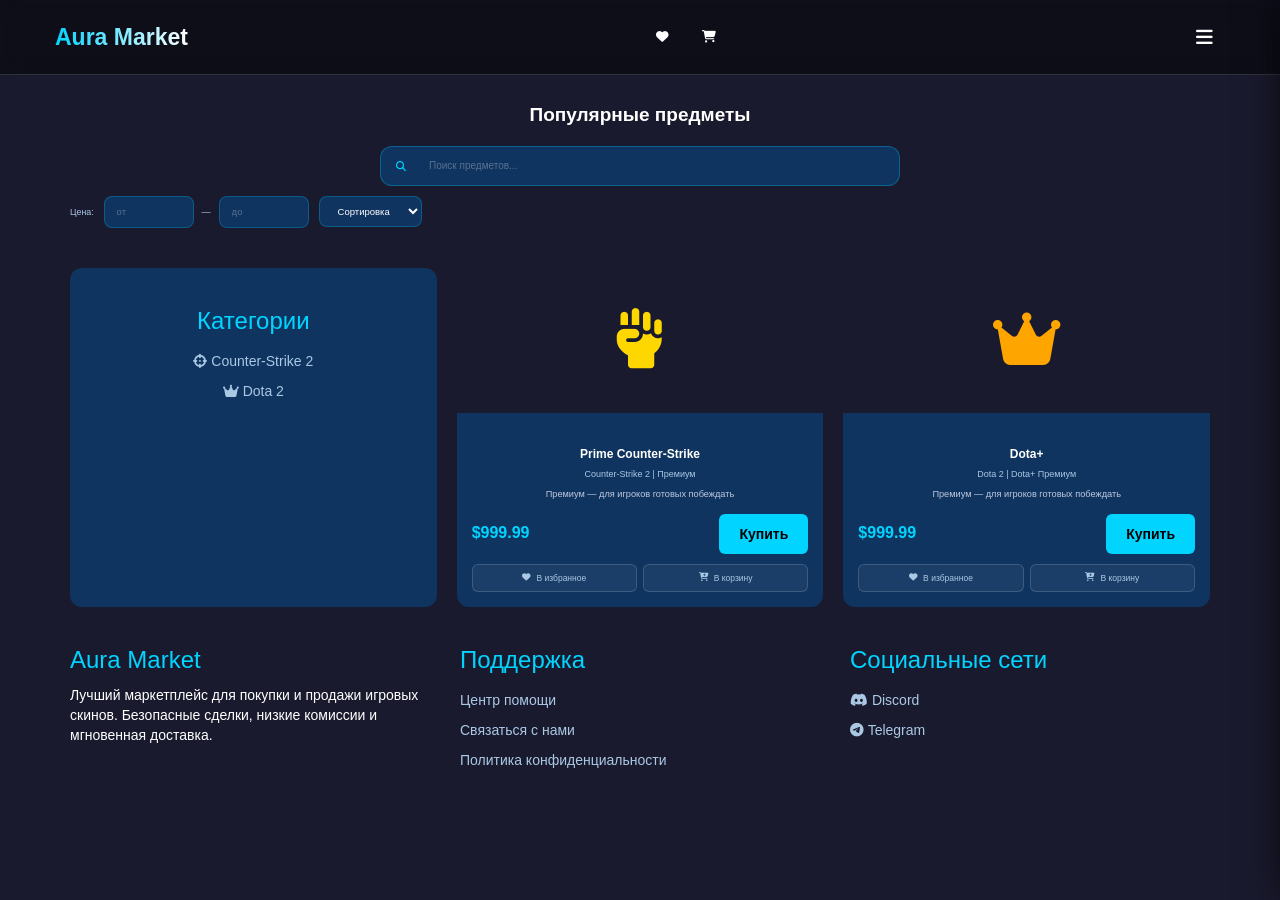
<file: index.html>
<!DOCTYPE html>
<html lang="ru">
<head>
    <meta charset="UTF-8">
    <meta name="viewport" content="width=device-width, initial-scale=1.0">
    <title>Aura Market | Premium Game Items</title>
    <link rel="stylesheet" href="https://cdn.jsdelivr.net/npm/bootstrap@3.4.1/dist/css/bootstrap.min.css">
    <link rel="stylesheet" href="https://cdnjs.cloudflare.com/ajax/libs/font-awesome/6.5.0/css/all.min.css">
    <link rel="stylesheet" href="styleindex.css">
    <!-- Telegram WebApp SDK -->
    <script src="https://telegram.org/js/telegram-web-app.js"></script>

    <style>
        /* Вкладка Админ — скрыта по умолчанию, золотая */
        #admin-menu-link {
            display: none;
            align-items: center;
            gap: 10px;
            padding: 14px 22px;
            color: #ffd700 !important;
            font-weight: 700;
            text-decoration: none;
            border-top: 1px solid rgba(255, 215, 0, 0.2);
            background: rgba(255, 215, 0, 0.05);
            cursor: pointer;
            transition: background 0.2s;
        }
        #admin-menu-link:hover {
            background: rgba(255, 215, 0, 0.13) !important;
            color: #ffd700 !important;
        }
        #admin-menu-link .adm-badge {
            margin-left: auto;
            background: #ffd700;
            color: #111;
            font-size: 9px;
            font-weight: 900;
            letter-spacing: 1px;
            padding: 2px 7px;
            border-radius: 4px;
        }
        #admin-menu-link.visible {
            display: flex;
            animation: adminGlow 1.8s ease 0.3s 2;
        }
        @keyframes adminGlow {
            0%,100% { box-shadow: none; }
            50%      { box-shadow: inset 0 0 0 1px rgba(255,215,0,0.4); }
        }
    </style>
</head>
<body>

<!-- HEADER -->
<header>
    <div class="header-content">
        <a href="index.html"><div class="logo">Aura Market</div></a>

        <div class="header-icons">
            <button class="icon-btn" id="btn-open-fav" title="Избранное">
                <i class="fas fa-heart"></i>
                <span class="badge" id="fav-badge">0</span>
            </button>
            <button class="icon-btn" id="btn-open-cart" title="Корзина">
                <i class="fas fa-shopping-cart"></i>
                <span class="badge" id="cart-badge">0</span>
            </button>
        </div>

        <input type="checkbox" id="menu-toggle" class="menu-toggle">
        <label for="menu-toggle" class="hamburger">
            <i class="fas fa-bars"></i>
        </label>

        <div class="mobile-menu">
            <a href="Counter-Strike.html"><i class="fas fa-crosshairs"></i> CS 2</a>
            <a href="Dota.html"><i class="fas fa-crown"></i> Dota 2</a>
            <a href="SMI.html"><i class="fas fa-newspaper"></i> <span data-ru="Новости" data-en="News">Новости</span></a>
            <a href="profil.html"><i class="fas fa-user"></i> <span data-ru="Перейти в профиль" data-en="Go to profile">Перейти в профиль</span></a>

            <!-- ★ ADMIN — появляется только у администраторов ★ -->
            <a id="admin-menu-link" href="admin.html">
                <i class="fas fa-shield-alt"></i>
                <span>Админ панель</span>
                <span class="adm-badge">ADMIN</span>
            </a>

            <hr>
            <div class="select-group">
                <select id="currency">
                    <option value="USD">USD $</option>
                    <option value="RUB">RUB ₽</option>
                    <option value="EUR">EUR €</option>
                </select>
                <select id="language">
                    <option value="ru">Русский</option>
                    <option value="en">English</option>
                </select>
            </div>
        </div>
    </div>
</header>

<main class="container">
    <section class="featured-skins">
        <h2 class="section-title" data-ru="Популярные предметы" data-en="Popular Items">Популярные предметы</h2>

        <div class="search-bar">
            <i class="fas fa-search search-icon"></i>
            <input type="text" id="search-input" placeholder="Поиск предметов..." autocomplete="off">
            <button class="search-clear" id="search-clear"><i class="fas fa-times"></i></button>
        </div>

        <div class="filters-bar">
            <span class="filter-label" data-ru="Цена:" data-en="Price:">Цена:</span>
            <div class="price-inputs">
                <input type="number" id="price-min" placeholder="от" min="0">
                <span class="separator">—</span>
                <input type="number" id="price-max" placeholder="до" min="0">
            </div>
            <select class="filter-sort" id="sort-select">
                <option value="" data-ru="Сортировка" data-en="Sort by">Сортировка</option>
                <option value="asc" data-ru="Дешевле" data-en="Price: Low to High">Дешевле</option>
                <option value="desc" data-ru="Дороже" data-en="Price: High to Low">Дороже</option>
            </select>
            <button class="btn-reset-filters" id="reset-filters" data-ru="Сбросить" data-en="Reset">Сбросить</button>
        </div>

        <div class="skins-grid">
            <div class="no-results" id="no-results">
                <i class="fas fa-search"></i>
                <span data-ru="Ничего не найдено" data-en="Nothing found">Ничего не найдено</span>
            </div>
            <!-- Категории -->
            <div class="skin-card footer-column categories">
                <h3 data-ru="Категории" data-en="Categories">Категории</h3>
                <ul>
                    <li><a href="Counter-Strike.html"><i class="fas fa-crosshairs"></i> Counter-Strike 2</a></li>
                    <li><a href="Dota.html"><i class="fas fa-crown"></i> Dota 2</a></li>
                </ul>
            </div>

            <!-- Карточка 1 -->
            <div class="skin-card" data-id="cs-prime" data-name="Prime Counter-Strike" data-game="Counter-Strike 2 | Премиум" data-icon="fa-fist-raised" data-icon-color="#FFD700" data-base="999.99">
                <div class="skin-image" style="color: #FFD700;">
                    <i class="fas fa-fist-raised"></i>
                </div>
                <div class="skin-info">
                    <h3 class="skin-name" data-ru="Prime Counter-Strike" data-en="Prime Counter-Strike">Prime Counter-Strike</h3>
                    <div class="skin-game" data-ru="Counter-Strike 2 | Премиум" data-en="Counter-Strike 2 | Premium">Counter-Strike 2 | Премиум</div>
                    <p data-ru="Премиум — для игроков готовых побеждать" data-en="Premium — for players ready to win">Премиум — для игроков готовых побеждать</p>
                    <div class="skin-price">
                        <div class="price" data-base="999.99">$999.99</div>
                        <button class="btn-buy">
                            <a href="buy_button_CS.html" data-ru="Купить" data-en="Buy">Купить</a>
                        </button>
                    </div>
                    <div class="skin-card-actions">
                        <button class="btn-card-action btn-fav" data-id="cs-prime"><i class="fas fa-heart"></i> <span data-ru="В избранное" data-en="Wishlist">В избранное</span></button>
                        <button class="btn-card-action btn-cart" data-id="cs-prime"><i class="fas fa-cart-plus"></i> <span data-ru="В корзину" data-en="Add to cart">В корзину</span></button>
                    </div>
                </div>
            </div>

            <!-- Карточка 2 -->
            <div class="skin-card" data-id="dota-plus" data-name="Dota+" data-game="Dota 2 | Dota+ Премиум" data-icon="fa-crown" data-icon-color="#FFA500" data-base="999.99">
                <div class="skin-image" style="color: #FFA500;">
                    <i class="fas fa-crown"></i>
                </div>
                <div class="skin-info">
                    <h3 class="skin-name" data-ru="Dota+" data-en="Dota+">Dota+</h3>
                    <div class="skin-game" data-ru="Dota 2 | Dota+ Премиум" data-en="Dota 2 | Dota+ Premium">Dota 2 | Dota+ Премиум</div>
                    <p data-ru="Премиум — для игроков готовых побеждать" data-en="Premium — for players ready to win">Премиум — для игроков готовых побеждать</p>
                    <div class="skin-price">
                        <div class="price" data-base="999.99">$999.99</div>
                        <button class="btn-buy">
                            <a href="buy_button_CS.html" data-ru="Купить" data-en="Buy">Купить</a>
                        </button>
                    </div>
                    <div class="skin-card-actions">
                        <button class="btn-card-action btn-fav" data-id="dota-plus"><i class="fas fa-heart"></i> <span data-ru="В избранное" data-en="Wishlist">В избранное</span></button>
                        <button class="btn-card-action btn-cart" data-id="dota-plus"><i class="fas fa-cart-plus"></i> <span data-ru="В корзину" data-en="Add to cart">В корзину</span></button>
                    </div>
                </div>
            </div>
        </div>
    </section>
</main>

<footer>
    <div class="container">
        <div class="footer-content row">
            <div class="footer-column col-md-4">
                <h3>Aura Market</h3>
                <p data-ru="Лучший маркетплейс для покупки и продажи игровых скинов. Безопасные сделки, низкие комиссии и мгновенная доставка."
                   data-en="The best marketplace for buying and selling game skins. Secure deals, low fees and instant delivery.">
                    Лучший маркетплейс для покупки и продажи игровых скинов. Безопасные сделки, низкие комиссии и мгновенная доставка.
                </p>
            </div>
            <div class="footer-column col-md-4">
                <h3 data-ru="Поддержка" data-en="Support">Поддержка</h3>
                <ul class="list-unstyled">
                    <li><a href="help center.html" data-ru="Центр помощи" data-en="Help Center">Центр помощи</a></li>
                    <li><a href="#" data-ru="Связаться с нами" data-en="Contact Us">Связаться с нами</a></li>
                    <li><a href="#" data-ru="Политика конфиденциальности" data-en="Privacy Policy">Политика конфиденциальности</a></li>
                </ul>
            </div>
            <div class="footer-column col-md-4">
                <h3 data-ru="Социальные сети" data-en="Social Networks">Социальные сети</h3>
                <ul class="list-unstyled">
                    <li><a href="Net.html"><i class="fab fa-discord"></i> Discord</a></li>
                    <li><a href="Net.html"><i class="fab fa-telegram"></i> Telegram</a></li>
                </ul>
            </div>
        </div>
    </div>
</footer>

<!-- OVERLAY -->
<div class="panel-overlay" id="panel-overlay"></div>

<!-- ПАНЕЛЬ ИЗБРАННОГО -->
<div class="side-panel" id="panel-fav">
    <div class="panel-header">
        <h3><i class="fas fa-heart" style="margin-right:8px;"></i><span data-ru="Избранное" data-en="Wishlist">Избранное</span></h3>
        <button class="panel-close" id="close-fav"><i class="fas fa-times"></i></button>
    </div>
    <div class="panel-body" id="fav-body">
        <div class="panel-empty" id="fav-empty">
            <i class="fas fa-heart"></i>
            <p data-ru="Список избранного пуст" data-en="Your wishlist is empty">Список избранного пуст</p>
        </div>
    </div>
</div>

<!-- ПАНЕЛЬ КОРЗИНЫ -->
<div class="side-panel" id="panel-cart">
    <div class="panel-header">
        <h3><i class="fas fa-shopping-cart" style="margin-right:8px;"></i><span data-ru="Корзина" data-en="Cart">Корзина</span></h3>
        <button class="panel-close" id="close-cart"><i class="fas fa-times"></i></button>
    </div>
    <div class="panel-body" id="cart-body">
        <div class="panel-empty" id="cart-empty">
            <i class="fas fa-shopping-cart"></i>
            <p data-ru="Корзина пуста" data-en="Your cart is empty">Корзина пуста</p>
        </div>
    </div>
    <div class="panel-footer" id="cart-footer" style="display:none;">
        <div class="panel-total">
            <span data-ru="Итого:" data-en="Total:">Итого:</span>
            <span id="cart-total">$0.00</span>
        </div>
        <button class="btn-checkout" onclick="window.location.href='buy_button_CS.html'">
            <i class="fas fa-bolt" style="margin-right:8px;"></i>
            <span data-ru="Оформить заказ" data-en="Checkout">Оформить заказ</span>
        </button>
    </div>
</div>

<script src="https://ajax.googleapis.com/ajax/libs/jquery/3.6.0/jquery.min.js"></script>
<script src="https://cdn.jsdelivr.net/npm/bootstrap@3.4.1/dist/js/bootstrap.min.js"></script>

<script>
/* ============================================================
   ★  КОНФИГ: впиши свой Telegram ID  ★
   Узнать ID → напиши @userinfobot в Telegram
   Несколько: [111111111, 222222222]
   ============================================================ */
const ADMIN_IDS = [5290841175];

/* ============================================================
   Telegram WebApp — проверка и показ пункта меню
   ============================================================ */
(function checkAdmin() {
    const tg = window.Telegram?.WebApp;
    let userId = null;

    if (tg && tg.initDataUnsafe?.user) {
        userId = tg.initDataUnsafe.user.id;
        tg.expand();
        registerVisitor(tg.initDataUnsafe.user);
    } else {
        // Режим браузера без TG — для разработки берём первый ADMIN_ID
        userId = ADMIN_IDS[0];
        registerVisitor({ id: userId, first_name: 'Dev', last_name: 'Admin', username: 'dev_admin' });
    }

    if (ADMIN_IDS.includes(userId)) {
        const link = document.getElementById('admin-menu-link');
        link.classList.add('visible');

        link.addEventListener('click', function (e) {
            e.preventDefault();
            // Закрываем hamburger-меню
            document.getElementById('menu-toggle').checked = false;
            setTimeout(function () { window.location.href = 'admin.html'; }, 120);
        });
    }
})();

/* ============================================================
   Сохраняем посетителя в localStorage (читает admin.html)
   ============================================================ */
function registerVisitor(u) {
    try {
        const KEY   = 'aura_admin_users';
        const users = JSON.parse(localStorage.getItem(KEY) || '[]');
        if (!users.find(function (x) { return x.id === u.id; })) {
            users.push({
                id:         u.id,
                first_name: u.first_name  || '',
                last_name:  u.last_name   || '',
                username:   u.username    || '',
                steam_link: '',
                status:     'active',
                joined:     new Date().toISOString()
            });
            localStorage.setItem(KEY, JSON.stringify(users));
        }
    } catch (e) {}
}

/* ============================================================
   Оригинальный код — без единого изменения
   ============================================================ */
const rates = { USD: 1, RUB: 83.13, EUR: 0.864 };
let currentCurrency = localStorage.getItem('currency') || 'USD';
let currentLang = localStorage.getItem('language') || 'ru';

function updatePrices() {
    document.querySelectorAll('.price').forEach(el => {
        const baseUSD = parseFloat(el.getAttribute('data-base')) || 0;
        const converted = (baseUSD * rates[currentCurrency]).toFixed(2);
        const symbol = currentCurrency === 'USD' ? '$' : currentCurrency === 'RUB' ? '₽' : '€';
        el.textContent = symbol + converted;
    });
}

function switchLanguage(lang) {
    currentLang = lang;
    localStorage.setItem('language', lang);
    document.documentElement.lang = lang;
    document.querySelectorAll('[data-ru]').forEach(el => {
        const attr = lang === 'ru' ? 'ru' : 'en';
        if (el.hasAttribute(`data-${attr}`)) el.textContent = el.getAttribute(`data-${attr}`);
    });
    document.querySelectorAll('.btn-buy a').forEach(a => {
        a.textContent = lang === 'ru' ? 'Купить' : 'Buy';
    });
    const si = document.getElementById('search-input');
    if (si) si.placeholder = lang === 'ru' ? 'Поиск предметов...' : 'Search items...';
    const pmin = document.getElementById('price-min');
    const pmax = document.getElementById('price-max');
    if (pmin) pmin.placeholder = lang === 'ru' ? 'от' : 'min';
    if (pmax) pmax.placeholder = lang === 'ru' ? 'до' : 'max';
}

function initPage() {
    const curSelect  = document.getElementById('currency');
    const langSelect = document.getElementById('language');
    if (curSelect)  curSelect.value  = currentCurrency;
    if (langSelect) langSelect.value = currentLang;
    switchLanguage(currentLang);
    updatePrices();
}

// ========== ПОИСК И ФИЛЬТРЫ ==========
const searchInput = document.getElementById('search-input');
const searchClear = document.getElementById('search-clear');
const noResults   = document.getElementById('no-results');
const priceMin    = document.getElementById('price-min');
const priceMax    = document.getElementById('price-max');
const sortSelect  = document.getElementById('sort-select');
const resetBtn    = document.getElementById('reset-filters');
const grid        = document.querySelector('.skins-grid');

function getCardPriceUSD(card) {
    const priceEl = card.querySelector('.price');
    return priceEl ? parseFloat(priceEl.getAttribute('data-base')) || 0 : 0;
}

function checkFiltersActive() {
    const active = searchInput.value.trim() || priceMin.value || priceMax.value || sortSelect.value;
    resetBtn.classList.toggle('visible', !!active);
    searchClear.style.display = searchInput.value.trim() ? 'block' : 'none';
}

function applyFilters() {
    const query  = searchInput.value.trim().toLowerCase();
    const minUSD = priceMin.value !== '' ? parseFloat(priceMin.value) / rates[currentCurrency] : null;
    const maxUSD = priceMax.value !== '' ? parseFloat(priceMax.value) / rates[currentCurrency] : null;
    const sort   = sortSelect.value;

    const cards = Array.from(document.querySelectorAll('.skin-card'));
    let visible = 0;
    cards.forEach(card => {
        const name   = (card.querySelector('.skin-name')?.textContent || '').toLowerCase();
        const priceV = getCardPriceUSD(card);
        const nameOk = !query || name.includes(query);
        const minOk  = minUSD === null || priceV >= minUSD;
        const maxOk  = maxUSD === null || priceV <= maxUSD;
        const match  = nameOk && minOk && maxOk;
        card.style.display = match ? '' : 'none';
        if (match) visible++;
    });

    noResults.style.display = visible === 0 ? 'block' : 'none';

    if (sort) {
        const visibleCards = cards.filter(c => c.style.display !== 'none');
        visibleCards.sort((a, b) => {
            const pa = getCardPriceUSD(a);
            const pb = getCardPriceUSD(b);
            return sort === 'asc' ? pa - pb : pb - pa;
        });
        visibleCards.forEach(card => grid.appendChild(card));
    }

    checkFiltersActive();
}

searchInput.addEventListener('input', applyFilters);
priceMin.addEventListener('input', applyFilters);
priceMax.addEventListener('input', applyFilters);
sortSelect.addEventListener('change', applyFilters);

searchClear.addEventListener('click', () => {
    searchInput.value = '';
    applyFilters();
    searchInput.focus();
});

resetBtn.addEventListener('click', () => {
    searchInput.value = '';
    priceMin.value    = '';
    priceMax.value    = '';
    sortSelect.value  = '';
    applyFilters();
});

document.addEventListener('DOMContentLoaded', () => {
    initPage();

    document.getElementById('currency')?.addEventListener('change', e => {
        currentCurrency = e.target.value;
        localStorage.setItem('currency', currentCurrency);
        updatePrices();
        renderCart();
    });
    document.getElementById('language')?.addEventListener('change', e => {
        switchLanguage(e.target.value);
    });

    // ========== КОРЗИНА И ИЗБРАННОЕ ==========
    let cart = JSON.parse(localStorage.getItem('aura_cart') || '[]');
    let favs = JSON.parse(localStorage.getItem('aura_favs') || '[]');

    function getItemData(id) {
        const card = document.querySelector(`.skin-card[data-id="${id}"]`);
        if (!card) return null;
        return {
            id,
            name:      card.dataset.name,
            game:      card.dataset.game,
            icon:      card.dataset.icon,
            iconColor: card.dataset.iconColor,
            base:      parseFloat(card.dataset.base)
        };
    }

    function save() {
        localStorage.setItem('aura_cart', JSON.stringify(cart));
        localStorage.setItem('aura_favs', JSON.stringify(favs));
    }

    function formatPrice(baseUSD) {
        const sym = currentCurrency === 'USD' ? '$' : currentCurrency === 'RUB' ? '₽' : '€';
        return sym + (baseUSD * rates[currentCurrency]).toFixed(2);
    }

    function updateBadges() {
        const cartCount = cart.reduce((s, i) => s + i.qty, 0);
        const favCount  = favs.length;
        const cb = document.getElementById('cart-badge');
        const fb = document.getElementById('fav-badge');
        cb.textContent   = cartCount;
        cb.style.display = cartCount > 0 ? 'flex' : 'none';
        fb.textContent   = favCount;
        fb.style.display = favCount  > 0 ? 'flex' : 'none';
    }

    function renderFavs() {
        const body  = document.getElementById('fav-body');
        const empty = document.getElementById('fav-empty');
        body.querySelectorAll('.panel-item').forEach(el => el.remove());
        if (favs.length === 0) { empty.style.display = ''; return; }
        empty.style.display = 'none';
        favs.forEach(item => {
            const inCart = cart.some(c => c.id === item.id);
            const el = document.createElement('div');
            el.className  = 'panel-item';
            el.dataset.id = item.id;
            el.innerHTML  = `
                <div class="panel-item-icon"><i class="fas ${item.icon}" style="color:${item.iconColor}"></i></div>
                <div class="panel-item-info">
                    <div class="panel-item-name">${item.name}</div>
                    <div class="panel-item-game">${item.game}</div>
                    <div class="panel-item-price">${formatPrice(item.base)}</div>
                </div>
                <div class="panel-item-actions">
                    <button class="panel-item-actions btn-remove-item" title="Удалить" data-action="rem-fav" data-id="${item.id}"><i class="fas fa-trash-alt"></i></button>
                    <button class="panel-item-actions btn-move-item" title="${inCart ? 'Уже в корзине' : 'В корзину'}" data-action="fav-to-cart" data-id="${item.id}">
                        <i class="fas ${inCart ? 'fa-check' : 'fa-cart-plus'}"></i>
                    </button>
                </div>`;
            body.appendChild(el);
        });
        updateBadges();
    }

    function renderCart() {
        const body   = document.getElementById('cart-body');
        const empty  = document.getElementById('cart-empty');
        const footer = document.getElementById('cart-footer');
        body.querySelectorAll('.panel-item').forEach(el => el.remove());
        if (cart.length === 0) {
            empty.style.display  = '';
            footer.style.display = 'none';
            return;
        }
        empty.style.display  = 'none';
        footer.style.display = '';
        let total = 0;
        cart.forEach(item => {
            total += item.base * item.qty;
            const el = document.createElement('div');
            el.className  = 'panel-item';
            el.dataset.id = item.id;
            el.innerHTML  = `
                <div class="panel-item-icon"><i class="fas ${item.icon}" style="color:${item.iconColor}"></i></div>
                <div class="panel-item-info">
                    <div class="panel-item-name">${item.name}</div>
                    <div class="panel-item-game">${item.game}</div>
                    <div class="panel-item-qty">
                        <button class="qty-btn" data-action="qty-dec" data-id="${item.id}">−</button>
                        <span class="qty-val">${item.qty}</span>
                        <button class="qty-btn" data-action="qty-inc" data-id="${item.id}">+</button>
                    </div>
                </div>
                <div style="display:flex;flex-direction:column;align-items:flex-end;gap:6px;flex-shrink:0;">
                    <div class="panel-item-price">${formatPrice(item.base * item.qty)}</div>
                    <div class="panel-item-actions">
                        <button class="btn-remove-item" data-action="rem-cart" data-id="${item.id}" title="Удалить"><i class="fas fa-trash-alt"></i></button>
                    </div>
                </div>`;
            body.appendChild(el);
        });
        document.getElementById('cart-total').textContent = formatPrice(total);
        updateBadges();
    }

    function syncCardButtons() {
        document.querySelectorAll('.btn-fav').forEach(btn => {
            btn.classList.toggle('active-fav', favs.some(f => f.id === btn.dataset.id));
        });
        document.querySelectorAll('.btn-cart').forEach(btn => {
            btn.classList.toggle('active-cart', cart.some(c => c.id === btn.dataset.id));
        });
    }

    const overlay = document.getElementById('panel-overlay');
    function openPanel(id) {
        document.getElementById(id).classList.add('open');
        overlay.classList.add('open');
    }
    function closeAll() {
        document.querySelectorAll('.side-panel').forEach(p => p.classList.remove('open'));
        overlay.classList.remove('open');
    }

    document.getElementById('btn-open-fav').addEventListener('click',  () => { renderFavs(); openPanel('panel-fav');  });
    document.getElementById('btn-open-cart').addEventListener('click', () => { renderCart(); openPanel('panel-cart'); });
    document.getElementById('close-fav').addEventListener('click',  closeAll);
    document.getElementById('close-cart').addEventListener('click', closeAll);
    overlay.addEventListener('click', closeAll);

    document.addEventListener('click', e => {
        const favBtn = e.target.closest('.btn-fav');
        if (favBtn) {
            const id  = favBtn.dataset.id;
            const idx = favs.findIndex(f => f.id === id);
            if (idx === -1) { const d = getItemData(id); if (d) favs.push(d); }
            else favs.splice(idx, 1);
            save(); syncCardButtons(); updateBadges(); return;
        }

        const cartBtn = e.target.closest('.btn-cart');
        if (cartBtn) {
            const id  = cartBtn.dataset.id;
            const idx = cart.findIndex(c => c.id === id);
            if (idx === -1) { const d = getItemData(id); if (d) cart.push({...d, qty: 1}); }
            else cart.splice(idx, 1);
            save(); syncCardButtons(); updateBadges(); renderCart(); return;
        }

        const action = e.target.closest('[data-action]')?.dataset.action;
        const id     = e.target.closest('[data-action]')?.dataset.id;
        if (!action) return;

        if (action === 'rem-fav')     { favs = favs.filter(f => f.id !== id); save(); syncCardButtons(); renderFavs(); updateBadges(); }
        if (action === 'fav-to-cart') {
            if (!cart.some(c => c.id === id)) { const d = favs.find(f => f.id === id); if (d) cart.push({...d, qty: 1}); }
            save(); syncCardButtons(); renderFavs(); renderCart(); updateBadges();
        }
        if (action === 'rem-cart')    { cart = cart.filter(c => c.id !== id); save(); syncCardButtons(); renderCart(); updateBadges(); }
        if (action === 'qty-inc')     { const item = cart.find(c => c.id === id); if (item) item.qty++; save(); renderCart(); }
        if (action === 'qty-dec')     {
            const item = cart.find(c => c.id === id);
            if (item && item.qty > 1) item.qty--;
            else cart = cart.filter(c => c.id !== id);
            save(); syncCardButtons(); renderCart(); updateBadges();
        }
    });

    syncCardButtons();
    updateBadges();
});
</script>

</body>
</html>
</file>
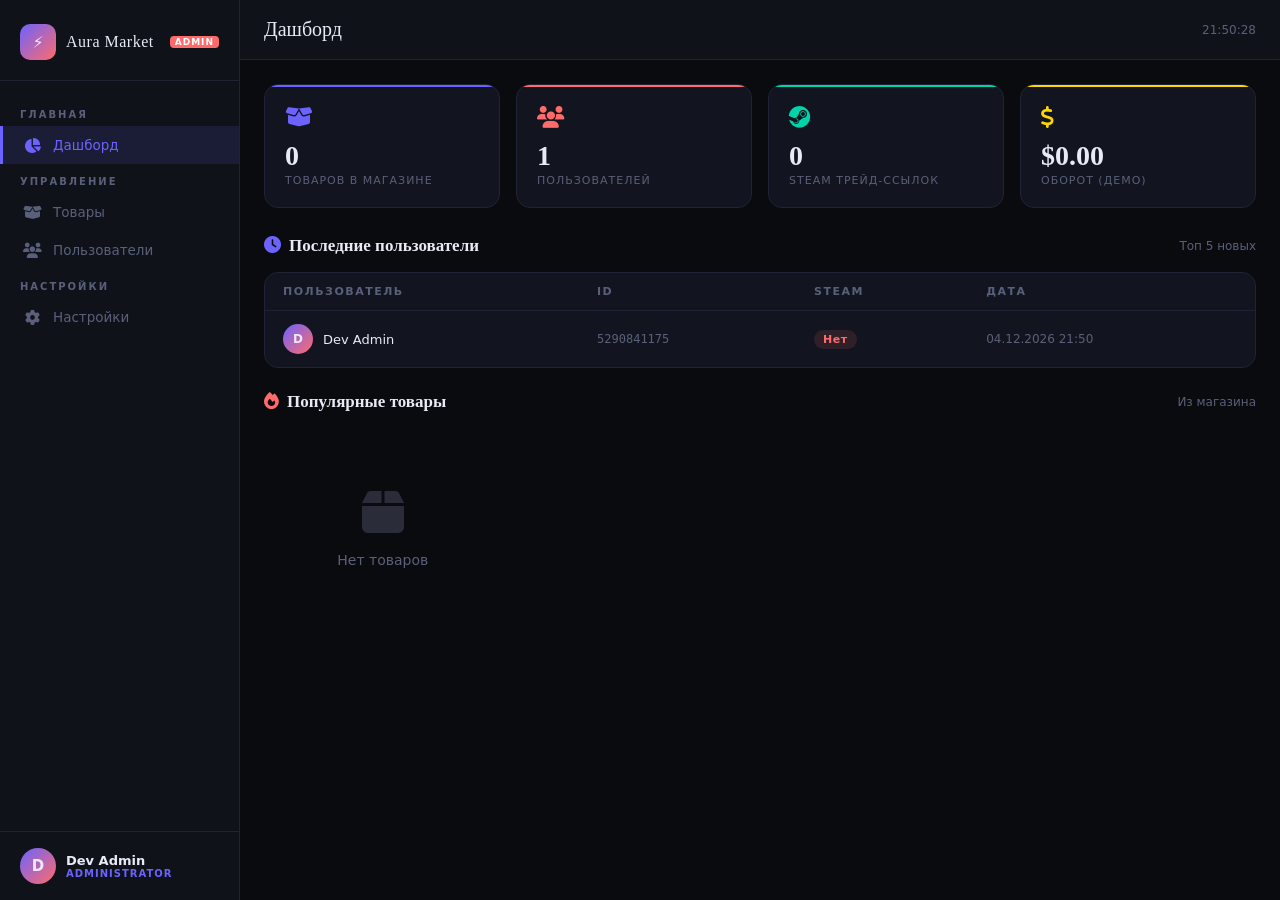
<file: admin.html>
<!DOCTYPE html>
<html lang="ru">
<head>
<meta charset="UTF-8">
<meta name="viewport" content="width=device-width, initial-scale=1.0">
<title>Aura Market | Admin Panel</title>
<link rel="stylesheet" href="https://cdnjs.cloudflare.com/ajax/libs/font-awesome/6.5.0/css/all.min.css">
<script src="https://telegram.org/js/telegram-web-app.js"></script>
<link rel="stylesheet" href="admin.css">
</head>
<body>

<!-- ACCESS DENIED SCREEN -->
<div id="access-denied">
  <div class="denied-icon"><i class="fas fa-shield-alt"></i></div>
  <div class="denied-title">Доступ запрещён</div>
  <div class="denied-sub">Эта панель доступна только авторизованным администраторам Aura Market.</div>
  <div class="denied-id" id="denied-id-info">Ваш Telegram ID: —</div>
</div>

<!-- MAIN APP -->
<div class="app" id="app" style="display:none;">

  <!-- SIDEBAR -->
  <div class="sidebar-overlay" id="sidebar-overlay"></div>
  <aside class="sidebar" id="sidebar">
    <div class="sidebar-logo">
      <div class="logo-icon">⚡</div>
      <span class="logo-name">Aura Market</span>
      <span class="logo-badge">ADMIN</span>
    </div>
    <nav class="sidebar-nav">
      <div class="nav-section-title">Главная</div>
      <div class="nav-item active" data-page="dashboard"><i class="fas fa-chart-pie"></i> Дашборд</div>

      <div class="nav-section-title">Управление</div>
      <div class="nav-item" data-page="products"><i class="fas fa-box-open"></i> Товары</div>
      <div class="nav-item" data-page="users"><i class="fas fa-users"></i> Пользователи</div>

      <div class="nav-section-title">Настройки</div>
      <div class="nav-item" data-page="settings"><i class="fas fa-cog"></i> Настройки</div>
    </nav>
    <div class="sidebar-user">
      <div class="user-avatar" id="admin-avatar">A</div>
      <div class="user-info">
        <div class="user-name" id="admin-name">Admin</div>
        <div class="user-role">ADMINISTRATOR</div>
      </div>
    </div>
  </aside>

  <!-- MAIN -->
  <div class="main">
    <div class="topbar">
      <div style="display:flex;align-items:center;gap:12px;">
        <button class="mobile-menu-btn" id="mobile-menu-btn"><i class="fas fa-bars"></i></button>
        <div class="topbar-title" id="topbar-title">Дашборд</div>
      </div>
      <div class="topbar-actions">
        <span style="font-size:12px;color:var(--muted);" id="topbar-time"></span>
      </div>
    </div>

    <div class="content">

      <!-- ===== DASHBOARD PAGE ===== -->
      <div class="page active" id="page-dashboard">
        <div class="stats-grid">
          <div class="stat-card violet">
            <div class="stat-icon"><i class="fas fa-box-open"></i></div>
            <div class="stat-val" id="stat-products">0</div>
            <div class="stat-label">Товаров в магазине</div>
          </div>
          <div class="stat-card red">
            <div class="stat-icon"><i class="fas fa-users"></i></div>
            <div class="stat-val" id="stat-users">0</div>
            <div class="stat-label">Пользователей</div>
          </div>
          <div class="stat-card green">
            <div class="stat-icon"><i class="fab fa-steam"></i></div>
            <div class="stat-val" id="stat-steam">0</div>
            <div class="stat-label">Steam трейд-ссылок</div>
          </div>
          <div class="stat-card gold">
            <div class="stat-icon"><i class="fas fa-dollar-sign"></i></div>
            <div class="stat-val" id="stat-revenue">$0</div>
            <div class="stat-label">Оборот (демо)</div>
          </div>
        </div>

        <div class="section-hdr">
          <h2><i class="fas fa-clock" style="color:var(--accent);margin-right:8px;"></i>Последние пользователи</h2>
          <span>Топ 5 новых</span>
        </div>
        <div class="table-wrap" style="margin-bottom:24px;">
          <table>
            <thead><tr><th>Пользователь</th><th>ID</th><th>Steam</th><th>Дата</th></tr></thead>
            <tbody id="recent-users-body">
              <tr><td colspan="4"><div class="empty-state" style="padding:24px;"><i class="fas fa-user-clock" style="font-size:28px;"></i><p>Нет пользователей</p></div></td></tr>
            </tbody>
          </table>
        </div>

        <div class="section-hdr">
          <h2><i class="fas fa-fire" style="color:var(--accent2);margin-right:8px;"></i>Популярные товары</h2>
          <span>Из магазина</span>
        </div>
        <div class="products-grid" id="dash-products-grid">
          <div class="empty-state"><i class="fas fa-box"></i><p>Нет товаров</p></div>
        </div>
      </div>

      <!-- ===== PRODUCTS PAGE ===== -->
      <div class="page" id="page-products">
        <div class="tabs">
          <div class="tab active" data-tab="list">Список товаров</div>
          <div class="tab" data-tab="add">Добавить товар</div>
        </div>

        <!-- LIST TAB -->
        <div id="tab-list">
          <div class="section-hdr">
            <h2>Все товары <span style="font-size:13px;color:var(--muted);" id="prod-count-label"></span></h2>
            <button class="btn-primary" onclick="switchTab('add')"><i class="fas fa-plus"></i> Добавить</button>
          </div>
          <div class="products-grid" id="admin-products-grid"></div>
        </div>

        <!-- ADD TAB -->
        <div id="tab-add" style="display:none;">
          <div class="section-hdr">
            <h2 id="prod-form-title">Новый товар</h2>
          </div>
          <div class="table-wrap" style="padding:24px;">
            <div class="form-grid">
              <div class="form-field">
                <label>Название товара</label>
                <input class="form-input" id="prod-name" placeholder="Prime Counter-Strike">
              </div>
              <div class="form-field">
                <label>Цена (USD)</label>
                <input class="form-input" id="prod-price" type="number" placeholder="9.99" min="0" step="0.01">
              </div>
              <div class="form-field">
                <label>Игра</label>
                <select class="form-select" id="prod-game">
                  <option value="Counter-Strike 2">Counter-Strike 2</option>
                  <option value="Dota 2">Dota 2</option>
                  <option value="Team Fortress 2">Team Fortress 2</option>
                  <option value="Rust">Rust</option>
                  <option value="Other">Другое</option>
                </select>
              </div>
              <div class="form-field">
                <label>Категория</label>
                <input class="form-input" id="prod-category" placeholder="Скин, Ключ, Кейс...">
              </div>
              <div class="form-field full">
                <label>Описание</label>
                <textarea class="form-textarea" id="prod-desc" placeholder="Краткое описание товара..."></textarea>
              </div>
              <div class="form-field full">
                <label>Иконка</label>
                <div class="icon-picker" id="icon-picker">
                  <div class="icon-opt selected" data-icon="fa-fist-raised"><i class="fas fa-fist-raised"></i></div>
                  <div class="icon-opt" data-icon="fa-crown"><i class="fas fa-crown"></i></div>
                  <div class="icon-opt" data-icon="fa-gem"><i class="fas fa-gem"></i></div>
                  <div class="icon-opt" data-icon="fa-shield-alt"><i class="fas fa-shield-alt"></i></div>
                  <div class="icon-opt" data-icon="fa-sword"><i class="fas fa-sword"></i></div>
                  <div class="icon-opt" data-icon="fa-fire"><i class="fas fa-fire"></i></div>
                  <div class="icon-opt" data-icon="fa-star"><i class="fas fa-star"></i></div>
                  <div class="icon-opt" data-icon="fa-bolt"><i class="fas fa-bolt"></i></div>
                  <div class="icon-opt" data-icon="fa-crosshairs"><i class="fas fa-crosshairs"></i></div>
                  <div class="icon-opt" data-icon="fa-key"><i class="fas fa-key"></i></div>
                  <div class="icon-opt" data-icon="fa-box"><i class="fas fa-box"></i></div>
                  <div class="icon-opt" data-icon="fa-tags"><i class="fas fa-tags"></i></div>
                </div>
              </div>
              <div class="form-field full">
                <label>Цвет иконки</label>
                <div class="color-picker-row" id="color-picker">
                  <div class="color-swatch selected" data-color="#FFD700" style="background:#FFD700;"></div>
                  <div class="color-swatch" data-color="#6c63ff" style="background:#6c63ff;"></div>
                  <div class="color-swatch" data-color="#ff6b6b" style="background:#ff6b6b;"></div>
                  <div class="color-swatch" data-color="#00d4aa" style="background:#00d4aa;"></div>
                  <div class="color-swatch" data-color="#ff9f43" style="background:#ff9f43;"></div>
                  <div class="color-swatch" data-color="#ee5a24" style="background:#ee5a24;"></div>
                  <div class="color-swatch" data-color="#0984e3" style="background:#0984e3;"></div>
                  <div class="color-swatch" data-color="#a29bfe" style="background:#a29bfe;"></div>
                  <div class="color-swatch custom" data-color="custom"><i class="fas fa-palette"></i></div>
                  <input type="color" id="custom-color" style="display:none;" value="#ffffff">
                </div>
              </div>
              <div class="form-field">
                <label>Статус</label>
                <select class="form-select" id="prod-status">
                  <option value="active">Активен</option>
                  <option value="hidden">Скрыт</option>
                  <option value="sold">Продан</option>
                </select>
              </div>
              <div class="form-field">
                <label>Количество</label>
                <input class="form-input" id="prod-qty" type="number" placeholder="1" min="1" value="1">
              </div>
            </div>
            <div style="margin-top:20px;display:flex;gap:10px;">
              <button class="btn-primary" id="save-prod-btn" onclick="saveProduct()"><i class="fas fa-save"></i> Сохранить товар</button>
              <button class="btn-secondary" onclick="resetProductForm()"><i class="fas fa-undo"></i> Сбросить</button>
            </div>
          </div>
        </div>
      </div>

      <!-- ===== USERS PAGE ===== -->
      <div class="page" id="page-users">
        <div class="section-hdr">
          <h2>Пользователи бота</h2>
          <span id="users-count-label">0 чел.</span>
        </div>
        <div class="table-wrap">
          <div class="table-search">
            <i class="fas fa-search" style="color:var(--muted);"></i>
            <input id="user-search" placeholder="Поиск по имени, ID или username...">
            <button class="btn-secondary" style="padding:7px 14px;font-size:12px;" onclick="exportUsers()"><i class="fas fa-download"></i> Экспорт</button>
          </div>
          <div style="overflow-x:auto;">
            <table>
              <thead>
                <tr>
                  <th>Пользователь</th>
                  <th>Telegram ID</th>
                  <th>Username</th>
                  <th>Steam Trade Link</th>
                  <th>Статус</th>
                  <th>Зашёл</th>
                  <th>Действия</th>
                </tr>
              </thead>
              <tbody id="users-table-body"></tbody>
            </table>
          </div>
        </div>
      </div>

      <!-- ===== SETTINGS PAGE ===== -->
      <div class="page" id="page-settings">
        <div class="section-hdr"><h2>Настройки Admin Panel</h2></div>
        <div class="table-wrap" style="padding:24px;margin-bottom:20px;">
          <div class="form-grid">
            <div class="form-field">
              <label>Admin Telegram ID</label>
              <input class="form-input" id="setting-admin-id" placeholder="123456789" readonly style="opacity:.6;cursor:not-allowed;">
            </div>
            <div class="form-field">
              <label>Название магазина</label>
              <input class="form-input" id="setting-shop-name" placeholder="Aura Market">
            </div>
            <div class="form-field full">
              <label>Добавить тестового пользователя (демо)</label>
              <div style="display:flex;gap:10px;flex-wrap:wrap;">
                <input class="form-input" id="demo-user-name" placeholder="Имя" style="flex:1;min-width:120px;">
                <input class="form-input" id="demo-user-id" placeholder="Telegram ID" type="number" style="flex:1;min-width:120px;">
                <input class="form-input" id="demo-user-steam" placeholder="Steam Trade Link" style="flex:2;min-width:200px;">
                <button class="btn-primary" onclick="addDemoUser()"><i class="fas fa-plus"></i> Добавить</button>
              </div>
            </div>
          </div>
        </div>
        <div class="table-wrap" style="padding:24px;">
          <h3 style="font-family:var(--font-head);margin-bottom:16px;font-size:15px;">Данные & Хранилище</h3>
          <p style="color:var(--muted);font-size:13px;margin-bottom:16px;">Все данные хранятся в localStorage браузера. В продакшне подключите API-бэкенд.</p>
          <div style="display:flex;gap:10px;flex-wrap:wrap;">
            <button class="btn-secondary" onclick="clearAllData()"><i class="fas fa-trash" style="color:var(--accent2);"></i> Очистить все данные</button>
            <button class="btn-secondary" onclick="exportAllData()"><i class="fas fa-file-export" style="color:var(--accent3);"></i> Экспорт JSON</button>
          </div>
        </div>
      </div>

    </div><!-- end content -->
  </div><!-- end main -->
</div><!-- end app -->

<!-- MODAL: User Steam Link -->
<div class="modal-overlay" id="steam-modal">
  <div class="modal">
    <div class="modal-header">
      <h3><i class="fab fa-steam" style="margin-right:8px;color:var(--accent);"></i>Steam Trade Link</h3>
      <button class="modal-close" onclick="closeModal('steam-modal')"><i class="fas fa-times"></i></button>
    </div>
    <div class="modal-body">
      <div id="modal-user-info" style="display:flex;align-items:center;gap:12px;padding:12px;background:var(--bg3);border-radius:10px;"></div>
      <div class="form-field">
        <label>Steam Trade Link</label>
        <input class="form-input" id="modal-steam-input" placeholder="https://steamcommunity.com/tradeoffer/new/?partner=...">
      </div>
      <p style="font-size:12px;color:var(--muted);">Ссылка для обмена предметами Steam. Можно найти в настройках Steam → Приватность → Ссылка для обмена.</p>
    </div>
    <div class="modal-footer">
      <button class="btn-secondary" onclick="closeModal('steam-modal')">Отмена</button>
      <button class="btn-primary" onclick="saveSteamLink()"><i class="fas fa-save"></i> Сохранить</button>
    </div>
  </div>
</div>

<!-- TOAST CONTAINER -->
<div class="toast-container" id="toast-container"></div>

<script>
// ============================================================
//  КОНФИГУРАЦИЯ: УКАЖИТЕ ВАШ TELEGRAM ID ЗДЕСЬ
// ============================================================
const ADMIN_IDS = [5290841175]; // ← замените на свой Telegram ID

// ============================================================
//  ХРАНИЛИЩЕ
// ============================================================
function getData(key, def = []) {
  try { return JSON.parse(localStorage.getItem('aura_admin_' + key) || JSON.stringify(def)); }
  catch { return def; }
}
function setData(key, val) {
  localStorage.setItem('aura_admin_' + key, JSON.stringify(val));
}

let products = getData('products', []);
let users    = getData('users', []);
let editingProdId = null;
let selectedIcon  = 'fa-fist-raised';
let selectedColor = '#FFD700';
let editingUserId = null;

// ============================================================
//  TELEGRAM INIT
// ============================================================
let currentUser = null;

function initTelegram() {
  const tg = window.Telegram?.WebApp;

  if (tg && tg.initDataUnsafe?.user) {
    const u = tg.initDataUnsafe.user;
    currentUser = {
      id: u.id,
      first_name: u.first_name || '',
      last_name: u.last_name || '',
      username: u.username || '',
    };
    tg.expand();
    tg.enableClosingConfirmation();
    document.documentElement.style.setProperty('--bg', '#0a0b0f');
  } else {
    // В браузере / без TG → для разработки показываем интерфейс с демо-режимом
    currentUser = { id: ADMIN_IDS[0], first_name: 'Dev', last_name: 'Admin', username: 'dev_admin' };
  }

  registerUser(currentUser);
  checkAccess();
}

function registerUser(u) {
  const existing = users.find(x => x.id === u.id);
  if (!existing) {
    users.push({
      id: u.id,
      first_name: u.first_name,
      last_name: u.last_name,
      username: u.username,
      steam_link: '',
      status: 'active',
      joined: new Date().toISOString(),
    });
    setData('users', users);
  }
}

function checkAccess() {
  const isAdmin = ADMIN_IDS.includes(currentUser.id);
  const denied  = document.getElementById('access-denied');
  const app     = document.getElementById('app');

  if (!isAdmin) {
    denied.classList.add('show');
    document.getElementById('denied-id-info').textContent = 'Ваш Telegram ID: ' + currentUser.id;
    return;
  }

  app.style.display = 'flex';
  initAdminUI();
}

// ============================================================
//  INIT UI
// ============================================================
function initAdminUI() {
  const u = currentUser;
  const name = (u.first_name + ' ' + (u.last_name || '')).trim();
  document.getElementById('admin-name').textContent = name || 'Admin';
  document.getElementById('admin-avatar').textContent = (name[0] || 'A').toUpperCase();
  document.getElementById('setting-admin-id').value = u.id;

  renderDashboard();
  renderProducts();
  renderUsers();
  startClock();
  bindEvents();
}

// ============================================================
//  DASHBOARD
// ============================================================
function renderDashboard() {
  document.getElementById('stat-products').textContent = products.length;
  document.getElementById('stat-users').textContent    = users.length;
  const withSteam = users.filter(u => u.steam_link).length;
  document.getElementById('stat-steam').textContent    = withSteam;
  const rev = products.reduce((s, p) => s + parseFloat(p.price || 0), 0);
  document.getElementById('stat-revenue').textContent  = '$' + rev.toFixed(2);

  // Recent users
  const tbody = document.getElementById('recent-users-body');
  const recent = [...users].sort((a,b) => new Date(b.joined)-new Date(a.joined)).slice(0,5);
  if (!recent.length) {
    tbody.innerHTML = `<tr><td colspan="4"><div class="empty-state" style="padding:24px;"><i class="fas fa-user-clock" style="font-size:28px;"></i><p>Нет пользователей</p></div></td></tr>`;
  } else {
    tbody.innerHTML = recent.map(u => `
      <tr>
        <td><div class="user-cell">
          <div class="user-mini-av">${(u.first_name[0]||'?').toUpperCase()}</div>
          ${u.first_name} ${u.last_name||''}
        </div></td>
        <td style="font-family:monospace;font-size:12px;color:var(--muted);">${u.id}</td>
        <td>${u.steam_link ? '<span class="badge badge-active"><i class="fas fa-check"></i> Есть</span>' : '<span class="badge badge-banned">Нет</span>'}</td>
        <td style="font-size:12px;color:var(--muted);">${formatDate(u.joined)}</td>
      </tr>
    `).join('');
  }

  // Dash products
  const grid = document.getElementById('dash-products-grid');
  if (!products.length) {
    grid.innerHTML = `<div class="empty-state"><i class="fas fa-box"></i><p>Нет товаров</p></div>`;
  } else {
    grid.innerHTML = products.slice(0,4).map(p => productCard(p, false)).join('');
  }
}

// ============================================================
//  PRODUCTS
// ============================================================
function productCard(p, withActions = true) {
  return `
    <div class="product-item">
      <div class="prod-icon-area" style="color:${p.color||'#FFD700'}">
        <i class="fas ${p.icon||'fa-box'}"></i>
      </div>
      <div class="prod-name">${escHtml(p.name)}</div>
      <div class="prod-game">${escHtml(p.game||'')} ${p.category?'· '+escHtml(p.category):''}</div>
      <div class="prod-price">$${parseFloat(p.price||0).toFixed(2)}</div>
      ${withActions ? `
      <div class="prod-actions">
        <button class="btn-sm btn-edit" onclick="editProduct('${p.id}')"><i class="fas fa-edit"></i> Изм.</button>
        <button class="btn-sm btn-del" onclick="deleteProduct('${p.id}')"><i class="fas fa-trash"></i></button>
      </div>` : ''}
      <div class="prod-badge">
        <span class="badge ${p.status==='active'?'badge-active':p.status==='sold'?'badge-banned':'badge-new'}">
          ${p.status==='active'?'Активен':p.status==='sold'?'Продан':'Скрыт'}
        </span>
      </div>
    </div>
  `;
}

function renderProducts() {
  const grid = document.getElementById('admin-products-grid');
  document.getElementById('prod-count-label').textContent = '(' + products.length + ')';
  if (!products.length) {
    grid.innerHTML = `<div class="empty-state"><i class="fas fa-box-open"></i><p>Нет товаров. Добавьте первый!</p></div>`;
  } else {
    grid.innerHTML = products.map(p => productCard(p, true)).join('');
  }
}

function saveProduct() {
  const name  = document.getElementById('prod-name').value.trim();
  const price = document.getElementById('prod-price').value;
  const game  = document.getElementById('prod-game').value;
  const cat   = document.getElementById('prod-category').value.trim();
  const desc  = document.getElementById('prod-desc').value.trim();
  const status= document.getElementById('prod-status').value;
  const qty   = document.getElementById('prod-qty').value;

  if (!name || !price) { showToast('Заполните название и цену', 'error'); return; }

  if (editingProdId) {
    const idx = products.findIndex(p => p.id === editingProdId);
    if (idx !== -1) {
      products[idx] = { ...products[idx], name, price, game, category: cat, desc, status, qty, icon: selectedIcon, color: selectedColor };
      showToast('Товар обновлён', 'success');
    }
    editingProdId = null;
    document.getElementById('prod-form-title').textContent = 'Новый товар';
    document.getElementById('save-prod-btn').innerHTML = '<i class="fas fa-save"></i> Сохранить товар';
  } else {
    products.push({ id: genId(), name, price, game, category: cat, desc, status, qty, icon: selectedIcon, color: selectedColor, created: new Date().toISOString() });
    showToast('Товар добавлен!', 'success');
  }

  setData('products', products);
  renderProducts();
  renderDashboard();
  resetProductForm();
  switchTab('list');
}

function editProduct(id) {
  const p = products.find(x => x.id === id);
  if (!p) return;
  editingProdId = id;
  document.getElementById('prod-name').value     = p.name;
  document.getElementById('prod-price').value    = p.price;
  document.getElementById('prod-game').value     = p.game;
  document.getElementById('prod-category').value = p.category || '';
  document.getElementById('prod-desc').value     = p.desc || '';
  document.getElementById('prod-status').value   = p.status || 'active';
  document.getElementById('prod-qty').value      = p.qty || 1;
  selectedIcon  = p.icon  || 'fa-fist-raised';
  selectedColor = p.color || '#FFD700';
  document.querySelectorAll('.icon-opt').forEach(el => el.classList.toggle('selected', el.dataset.icon === selectedIcon));
  document.querySelectorAll('.color-swatch').forEach(el => el.classList.toggle('selected', el.dataset.color === selectedColor));
  document.getElementById('prod-form-title').textContent = 'Редактировать товар';
  document.getElementById('save-prod-btn').innerHTML = '<i class="fas fa-save"></i> Обновить товар';
  switchTab('add');
  navigateTo('products');
}

function deleteProduct(id) {
  if (!confirm('Удалить товар?')) return;
  products = products.filter(p => p.id !== id);
  setData('products', products);
  renderProducts();
  renderDashboard();
  showToast('Товар удалён', 'info');
}

function resetProductForm() {
  ['prod-name','prod-category','prod-desc'].forEach(id => document.getElementById(id).value = '');
  document.getElementById('prod-price').value  = '';
  document.getElementById('prod-game').value   = 'Counter-Strike 2';
  document.getElementById('prod-status').value = 'active';
  document.getElementById('prod-qty').value    = '1';
  selectedIcon = 'fa-fist-raised'; selectedColor = '#FFD700';
  document.querySelectorAll('.icon-opt').forEach(el => el.classList.toggle('selected', el.dataset.icon === 'fa-fist-raised'));
  document.querySelectorAll('.color-swatch').forEach(el => el.classList.toggle('selected', el.dataset.color === '#FFD700'));
  editingProdId = null;
  document.getElementById('prod-form-title').textContent = 'Новый товар';
  document.getElementById('save-prod-btn').innerHTML = '<i class="fas fa-save"></i> Сохранить товар';
}

// ============================================================
//  USERS
// ============================================================
function renderUsers(filter = '') {
  const f   = filter.toLowerCase();
  const filtered = users.filter(u =>
    !f ||
    (u.first_name + ' ' + (u.last_name||'')).toLowerCase().includes(f) ||
    String(u.id).includes(f) ||
    (u.username||'').toLowerCase().includes(f)
  );
  document.getElementById('users-count-label').textContent = filtered.length + ' чел.';
  const tbody = document.getElementById('users-table-body');
  if (!filtered.length) {
    tbody.innerHTML = `<tr><td colspan="7"><div class="empty-state" style="padding:30px;"><i class="fas fa-user-slash" style="font-size:32px;"></i><p>Нет пользователей</p></div></td></tr>`;
    return;
  }
  tbody.innerHTML = filtered.map(u => `
    <tr>
      <td><div class="user-cell">
        <div class="user-mini-av">${(u.first_name[0]||'?').toUpperCase()}</div>
        <span>${escHtml(u.first_name)} ${escHtml(u.last_name||'')}</span>
      </div></td>
      <td>
        <span style="font-family:monospace;font-size:12px;">${u.id}</span>
        <button class="copy-btn" onclick="copyText('${u.id}')"><i class="fas fa-copy"></i></button>
      </td>
      <td style="color:var(--muted);font-size:12px;">${u.username ? '@'+escHtml(u.username) : '—'}</td>
      <td>
        <div class="steam-cell">
          <span class="steam-link-text" title="${escHtml(u.steam_link||'')}">${u.steam_link ? escHtml(u.steam_link) : '<span style="color:var(--muted)">Не указан</span>'}</span>
          ${u.steam_link ? `<button class="copy-btn" onclick="copyText('${escAttr(u.steam_link)}')"><i class="fas fa-copy"></i></button>` : ''}
        </div>
      </td>
      <td><span class="badge ${u.status==='active'?'badge-active':'badge-banned'}">${u.status==='active'?'Активен':'Заблокирован'}</span></td>
      <td style="font-size:12px;color:var(--muted);">${formatDate(u.joined)}</td>
      <td>
        <div style="display:flex;gap:6px;flex-wrap:wrap;">
          <button class="link-btn" onclick="openSteamModal('${u.id}')"><i class="fab fa-steam"></i> Steam</button>
          <button class="link-btn" style="color:${u.status==='active'?'var(--accent2)':'var(--accent3)'}" onclick="toggleBan('${u.id}')">
            ${u.status==='active'?'<i class="fas fa-ban"></i>':'<i class="fas fa-check"></i>'}
          </button>
        </div>
      </td>
    </tr>
  `).join('');
}

function openSteamModal(userId) {
  const u = users.find(x => String(x.id) === String(userId));
  if (!u) return;
  editingUserId = userId;
  document.getElementById('modal-user-info').innerHTML = `
    <div class="user-mini-av" style="width:42px;height:42px;font-size:17px;">${(u.first_name[0]||'?').toUpperCase()}</div>
    <div>
      <div style="font-weight:700;">${escHtml(u.first_name)} ${escHtml(u.last_name||'')}</div>
      <div style="font-size:12px;color:var(--muted);">ID: ${u.id}${u.username?' · @'+escHtml(u.username):''}</div>
    </div>
  `;
  document.getElementById('modal-steam-input').value = u.steam_link || '';
  document.getElementById('steam-modal').classList.add('open');
}

function saveSteamLink() {
  const link = document.getElementById('modal-steam-input').value.trim();
  const idx  = users.findIndex(u => String(u.id) === String(editingUserId));
  if (idx === -1) return;
  users[idx].steam_link = link;
  setData('users', users);
  renderUsers(document.getElementById('user-search').value);
  renderDashboard();
  closeModal('steam-modal');
  showToast('Steam ссылка сохранена', 'success');
}

function toggleBan(userId) {
  const idx = users.findIndex(u => String(u.id) === String(userId));
  if (idx === -1) return;
  users[idx].status = users[idx].status === 'active' ? 'banned' : 'active';
  setData('users', users);
  renderUsers(document.getElementById('user-search').value);
  showToast(users[idx].status === 'active' ? 'Пользователь разблокирован' : 'Пользователь заблокирован', 'info');
}

// ============================================================
//  SETTINGS
// ============================================================
function addDemoUser() {
  const name  = document.getElementById('demo-user-name').value.trim();
  const id    = parseInt(document.getElementById('demo-user-id').value);
  const steam = document.getElementById('demo-user-steam').value.trim();
  if (!name || !id) { showToast('Укажите имя и ID', 'error'); return; }
  if (users.find(u => u.id === id)) { showToast('Пользователь с таким ID уже есть', 'error'); return; }
  users.push({ id, first_name: name, last_name: '', username: '', steam_link: steam, status: 'active', joined: new Date().toISOString() });
  setData('users', users);
  renderUsers(); renderDashboard();
  document.getElementById('demo-user-name').value = '';
  document.getElementById('demo-user-id').value   = '';
  document.getElementById('demo-user-steam').value= '';
  showToast('Пользователь добавлен', 'success');
}

function clearAllData() {
  if (!confirm('Удалить ВСЕ данные (товары и пользователей)?')) return;
  products = []; users = [];
  setData('products', products); setData('users', users);
  renderProducts(); renderUsers(); renderDashboard();
  showToast('Данные очищены', 'info');
}

function exportAllData() {
  const data = JSON.stringify({ products, users }, null, 2);
  downloadFile('aura_market_export.json', data, 'application/json');
  showToast('Экспорт завершён', 'success');
}

function exportUsers() {
  const csv = ['ID,Имя,Username,Steam Link,Статус,Дата'].concat(
    users.map(u => `${u.id},"${u.first_name} ${u.last_name||''}","${u.username||''}","${u.steam_link||''}","${u.status}","${formatDate(u.joined)}"`)
  ).join('\n');
  downloadFile('aura_users.csv', csv, 'text/csv');
  showToast('Экспорт пользователей завершён', 'success');
}

// ============================================================
//  NAV & TABS
// ============================================================
function navigateTo(page) {
  document.querySelectorAll('.nav-item').forEach(el => el.classList.toggle('active', el.dataset.page === page));
  document.querySelectorAll('.page').forEach(el => el.classList.toggle('active', el.id === 'page-'+page));
  const titles = { dashboard: 'Дашборд', products: 'Товары', users: 'Пользователи', settings: 'Настройки' };
  document.getElementById('topbar-title').textContent = titles[page] || '';
  closeSidebar();
}

function switchTab(tab) {
  document.querySelectorAll('.tab').forEach(el => el.classList.toggle('active', el.dataset.tab === tab));
  document.getElementById('tab-list').style.display = tab === 'list' ? 'block' : 'none';
  document.getElementById('tab-add').style.display  = tab === 'add'  ? 'block' : 'none';
}

// ============================================================
//  BINDINGS
// ============================================================
function bindEvents() {
  // Nav
  document.querySelectorAll('.nav-item[data-page]').forEach(el => {
    el.addEventListener('click', () => navigateTo(el.dataset.page));
  });

  // Tabs
  document.querySelectorAll('.tab[data-tab]').forEach(el => {
    el.addEventListener('click', () => switchTab(el.dataset.tab));
  });

  // Mobile sidebar
  document.getElementById('mobile-menu-btn').addEventListener('click', openSidebar);
  document.getElementById('sidebar-overlay').addEventListener('click', closeSidebar);

  // User search
  document.getElementById('user-search').addEventListener('input', e => renderUsers(e.target.value));

  // Icon picker
  document.querySelectorAll('.icon-opt').forEach(el => {
    el.addEventListener('click', () => {
      document.querySelectorAll('.icon-opt').forEach(x => x.classList.remove('selected'));
      el.classList.add('selected');
      selectedIcon = el.dataset.icon;
    });
  });

  // Color picker
  document.querySelectorAll('.color-swatch:not(.custom)').forEach(el => {
    el.addEventListener('click', () => {
      document.querySelectorAll('.color-swatch').forEach(x => x.classList.remove('selected'));
      el.classList.add('selected');
      selectedColor = el.dataset.color;
    });
  });
  document.querySelector('.color-swatch.custom').addEventListener('click', () => {
    document.getElementById('custom-color').click();
  });
  document.getElementById('custom-color').addEventListener('input', e => {
    selectedColor = e.target.value;
    document.querySelectorAll('.color-swatch').forEach(x => x.classList.remove('selected'));
    document.querySelector('.color-swatch.custom').classList.add('selected');
    document.querySelector('.color-swatch.custom').style.background = selectedColor;
  });
}

function openSidebar()  { document.getElementById('sidebar').classList.add('open'); document.getElementById('sidebar-overlay').classList.add('open'); }
function closeSidebar() { document.getElementById('sidebar').classList.remove('open'); document.getElementById('sidebar-overlay').classList.remove('open'); }
function closeModal(id) { document.getElementById(id).classList.remove('open'); }

// ============================================================
//  UTILS
// ============================================================
function showToast(msg, type = 'info') {
  const icons = { success: 'fa-check-circle', error: 'fa-exclamation-circle', info: 'fa-info-circle' };
  const el = document.createElement('div');
  el.className = `toast ${type}`;
  el.innerHTML = `<i class="fas ${icons[type]}"></i> ${escHtml(msg)}`;
  document.getElementById('toast-container').appendChild(el);
  setTimeout(() => el.remove(), 3200);
}

function copyText(text) {
  navigator.clipboard.writeText(text).then(() => showToast('Скопировано!', 'success')).catch(() => showToast('Не удалось скопировать', 'error'));
}

function genId() { return '_' + Math.random().toString(36).slice(2, 10); }

function formatDate(iso) {
  if (!iso) return '—';
  const d = new Date(iso);
  return d.toLocaleDateString('ru-RU', { day:'2-digit', month:'2-digit', year:'numeric' }) + ' ' + d.toLocaleTimeString('ru-RU', { hour:'2-digit', minute:'2-digit' });
}

function escHtml(s) { return String(s||'').replace(/&/g,'&amp;').replace(/</g,'&lt;').replace(/>/g,'&gt;').replace(/"/g,'&quot;'); }
function escAttr(s) { return String(s||'').replace(/'/g,'&#39;').replace(/"/g,'&quot;'); }

function downloadFile(name, content, type) {
  const a = document.createElement('a');
  a.href = URL.createObjectURL(new Blob([content], { type }));
  a.download = name;
  a.click();
}

function startClock() {
  const el = document.getElementById('topbar-time');
  setInterval(() => {
    el.textContent = new Date().toLocaleTimeString('ru-RU', { hour:'2-digit', minute:'2-digit', second:'2-digit' });
  }, 1000);
}

// ============================================================
//  BOOT
// ============================================================
document.addEventListener('DOMContentLoaded', initTelegram);
</script>
</body>
</html>
</file>
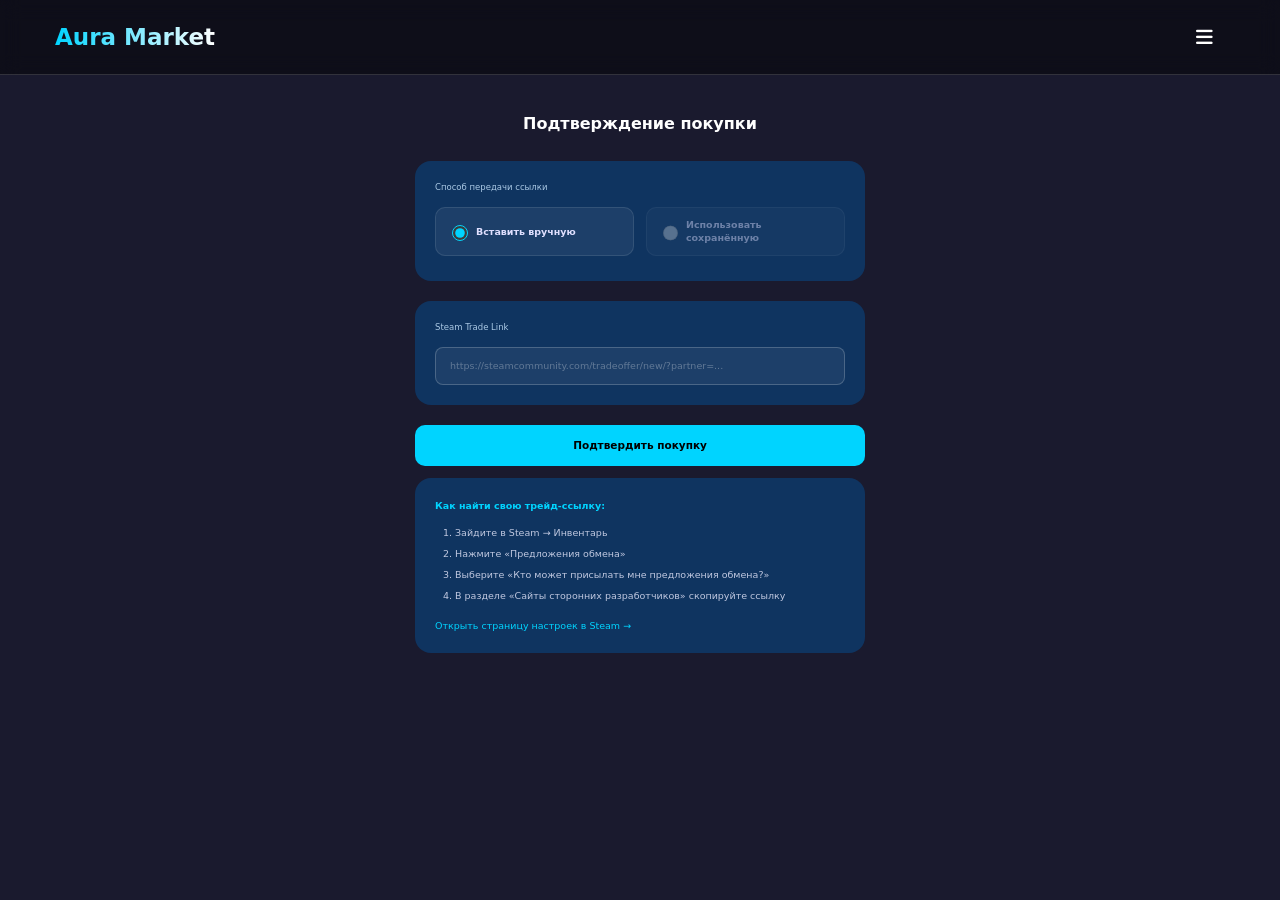
<file: buy_button_CS.html>
<!DOCTYPE html>
<html lang="ru">
<head>
    <meta charset="UTF-8">
    <meta name="viewport" content="width=device-width, initial-scale=1.0">
    <title>Aura Market - Покупка</title>
    <link rel="stylesheet" href="https://cdn.jsdelivr.net/npm/bootstrap@3.4.1/dist/css/bootstrap.min.css">
    <link rel="stylesheet" href="https://cdnjs.cloudflare.com/ajax/libs/font-awesome/6.5.0/css/all.min.css">
    <link rel="stylesheet" href="buy_button_CS.css">
</head>
<body>

<header class="site-header">
    <div class="header-container">
        <a href="index.html" class="logo-link"><div class="logo-text">Aura Market</div></a>

        <input type="checkbox" id="menu-toggle" class="menu-toggle-checkbox">
        <label for="menu-toggle" class="hamburger-trigger">
            <i class="fas fa-bars"></i>
        </label>

        <div class="mobile-nav">
            <a href="Counter-Strike.html"><i class="fas fa-crosshairs"></i> CS 2</a>
            <a href="Dota.html"><i class="fas fa-crown"></i> Dota 2</a>
            <a href="SMI.html"><i class="fas fa-newspaper"></i> Новости</a>
            <a href="profil.html"><i class="fas fa-user"></i> Перейти в профиль</a>
            <hr>
            <div class="select-row">
                <select id="currency">
                    <option value="USD">USD $</option>
                    <option value="RUB">RUB ₽</option>
                    <option value="EUR">EUR €</option>
                </select>
                <select id="language">
                    <option value="ru">Русский</option>
                    <option value="en">English</option>
                </select>
            </div>
        </div>
    </div>
</header>

<main class="buy-wrapper">
    <h2 class="section-title" data-ru="Подтверждение покупки" data-en="Confirm Purchase">Подтверждение покупки</h2>

    <!-- Выбор метода -->
    <div class="method-card">
        <div class="method-label" data-ru="Способ передачи ссылки" data-en="Link method">Способ передачи ссылки</div>
        <div class="method-choice-group">
            <label class="method-option">
                <input type="radio" name="linkMethod" value="manual" class="method-radio" checked>
                <span data-ru="Вставить вручную" data-en="Enter manually">Вставить вручную</span>
            </label>
            <label class="method-option" id="savedOptionLabel">
                <input type="radio" name="linkMethod" value="saved" class="method-radio">
                <span data-ru="Использовать сохранённую" data-en="Use saved">Использовать сохранённую</span>
            </label>
        </div>
    </div>

    <!-- Ввод вручную -->
    <div id="manual-section" class="input-card">
        <div class="method-label" data-ru="Steam Trade Link" data-en="Steam Trade Link">Steam Trade Link</div>
        <input type="text" id="tradeLink" class="trade-input-field"
               placeholder="https://steamcommunity.com/tradeoffer/new/?partner=..." />
    </div>

    <!-- Сохранённая ссылка -->
    <div id="saved-section" class="input-card hidden">
        <div class="method-label" data-ru="Сохранённая ссылка" data-en="Saved link">Сохранённая ссылка</div>
        <div class="saved-link-display" id="saved-link-display"></div>
        <p class="small-hint" data-ru='Нет ссылки? Сохраните её в профиле' data-en='No link? Save it in your profile'>
            Нет ссылки? Сохраните её в <a href="profil.html">профиле</a>
        </p>
    </div>

    <div id="errorMessage" class="error-message"></div>

    <button id="confirmBtn" class="confirm-button" data-ru="Подтвердить покупку" data-en="Confirm Purchase">
        Подтвердить покупку
    </button>

    <!-- Инструкция -->
    <div id="profile-instruction" class="instruction-card">
        <p class="instruction-title" data-ru="Как найти свою трейд-ссылку:" data-en="How to find your trade link:">Как найти свою трейд-ссылку:</p>
        <ol class="instruction-list">
            <li data-ru="Зайдите в Steam → Инвентарь" data-en="Go to Steam → Inventory">Зайдите в Steam → Инвентарь</li>
            <li data-ru='Нажмите «Предложения обмена»' data-en="Click 'Trade Offers'">Нажмите «Предложения обмена»</li>
            <li data-ru='Выберите «Кто может присылать мне предложения обмена?»' data-en="Select 'Who can send me trade offers?'">Выберите «Кто может присылать мне предложения обмена?»</li>
            <li data-ru="В разделе «Сайты сторонних разработчиков» скопируйте ссылку" data-en="Copy the link from 'Third-Party Sites'">В разделе «Сайты сторонних разработчиков» скопируйте ссылку</li>
        </ol>
        <a href="https://steamcommunity.com/my/tradeoffers/privacy" target="_blank" class="instruction-link">
            <span data-ru="Открыть страницу настроек в Steam →" data-en="Open Steam privacy settings →">Открыть страницу настроек в Steam →</span>
        </a>
    </div>
</main>

<script>
    const manualRadio  = document.querySelector('input[value="manual"]');
    const savedRadio   = document.querySelector('input[value="saved"]');
    const manualSect   = document.getElementById('manual-section');
    const savedSect    = document.getElementById('saved-section');
    const savedDisplay = document.getElementById('saved-link-display');
    const errorMsg     = document.getElementById('errorMessage');
    const instruction  = document.getElementById('profile-instruction');
    const savedOptionLabel = document.getElementById('savedOptionLabel');

    function toggleSections() {
        if (savedRadio.checked) {
            manualSect.classList.add('hidden');
            savedSect.classList.remove('hidden');
            instruction.classList.add('hidden');
        } else {
            manualSect.classList.remove('hidden');
            savedSect.classList.add('hidden');
            instruction.classList.remove('hidden');
        }
    }

    document.querySelectorAll('input[name="linkMethod"]').forEach(r => {
        r.addEventListener('change', toggleSections);
    });

    const savedLink = localStorage.getItem('steam_trade_link');
    if (savedLink) {
        savedDisplay.textContent = savedLink;
    } else {
        savedDisplay.innerHTML = '<span style="color:#ff6b6b">Ссылка не сохранена</span>';
        savedRadio.disabled = true;
        savedOptionLabel.classList.add('disabled-option');
    }

    toggleSections();

    document.getElementById('confirmBtn').addEventListener('click', function () {
        let link = '';
        if (savedRadio.checked) {
            link = savedLink;
        } else {
            link = document.getElementById('tradeLink').value.trim();
        }

        errorMsg.style.display = 'none';
        if (document.getElementById('tradeLink')) {
            document.getElementById('tradeLink').style.borderColor = 'rgba(255,255,255,0.2)';
        }

        if (!link) {
            errorMsg.textContent = currentLang === 'ru'
                ? "Выберите или введите трейд-ссылку"
                : "Enter or select a trade link";
            errorMsg.style.display = 'block';
            return;
        }

        const pattern = /^https:\/\/steamcommunity\.com\/tradeoffer\/new\/\?partner=\d{5,}&token=[A-Za-z0-9_-]{6,}$/;

        if (pattern.test(link)) {
            localStorage.setItem('purchase_trade_link', link);
            window.location.href = "buy.html";
        } else {
            errorMsg.textContent = currentLang === 'ru'
                ? "Неверный формат Steam Trade Link"
                : "Invalid Steam Trade Link format";
            errorMsg.style.display = 'block';
            if (!savedRadio.checked) {
                document.getElementById('tradeLink').style.borderColor = '#ff6b6b';
            }
        }
    });

    // ========== ЯЗЫК / ВАЛЮТА ==========
    let currentCurrency = localStorage.getItem('currency') || 'USD';
    let currentLang = localStorage.getItem('language') || 'ru';

    function switchLanguage(lang) {
        currentLang = lang;
        localStorage.setItem('language', lang);
        document.documentElement.lang = lang;
        document.querySelectorAll('[data-ru]').forEach(el => {
            const attr = lang === 'ru' ? 'ru' : 'en';
            if (el.hasAttribute(`data-${attr}`)) el.textContent = el.getAttribute(`data-${attr}`);
        });
        document.getElementById('confirmBtn').textContent =
            lang === 'ru' ? 'Подтвердить покупку' : 'Confirm Purchase';
    }

    function initPage() {
        const curSelect = document.getElementById('currency');
        const langSelect = document.getElementById('language');
        if (curSelect) curSelect.value = currentCurrency;
        if (langSelect) langSelect.value = currentLang;
        switchLanguage(currentLang);
    }

    document.addEventListener('DOMContentLoaded', () => {
        initPage();
        document.getElementById('currency')?.addEventListener('change', e => {
            currentCurrency = e.target.value;
            localStorage.setItem('currency', currentCurrency);
        });
        document.getElementById('language')?.addEventListener('change', e => {
            switchLanguage(e.target.value);
        });
    });
</script>

<script src="https://ajax.googleapis.com/ajax/libs/jquery/3.6.0/jquery.min.js"></script>
<script src="https://cdn.jsdelivr.net/npm/bootstrap@3.4.1/dist/js/bootstrap.min.js"></script>
</body>
</html>
</file>
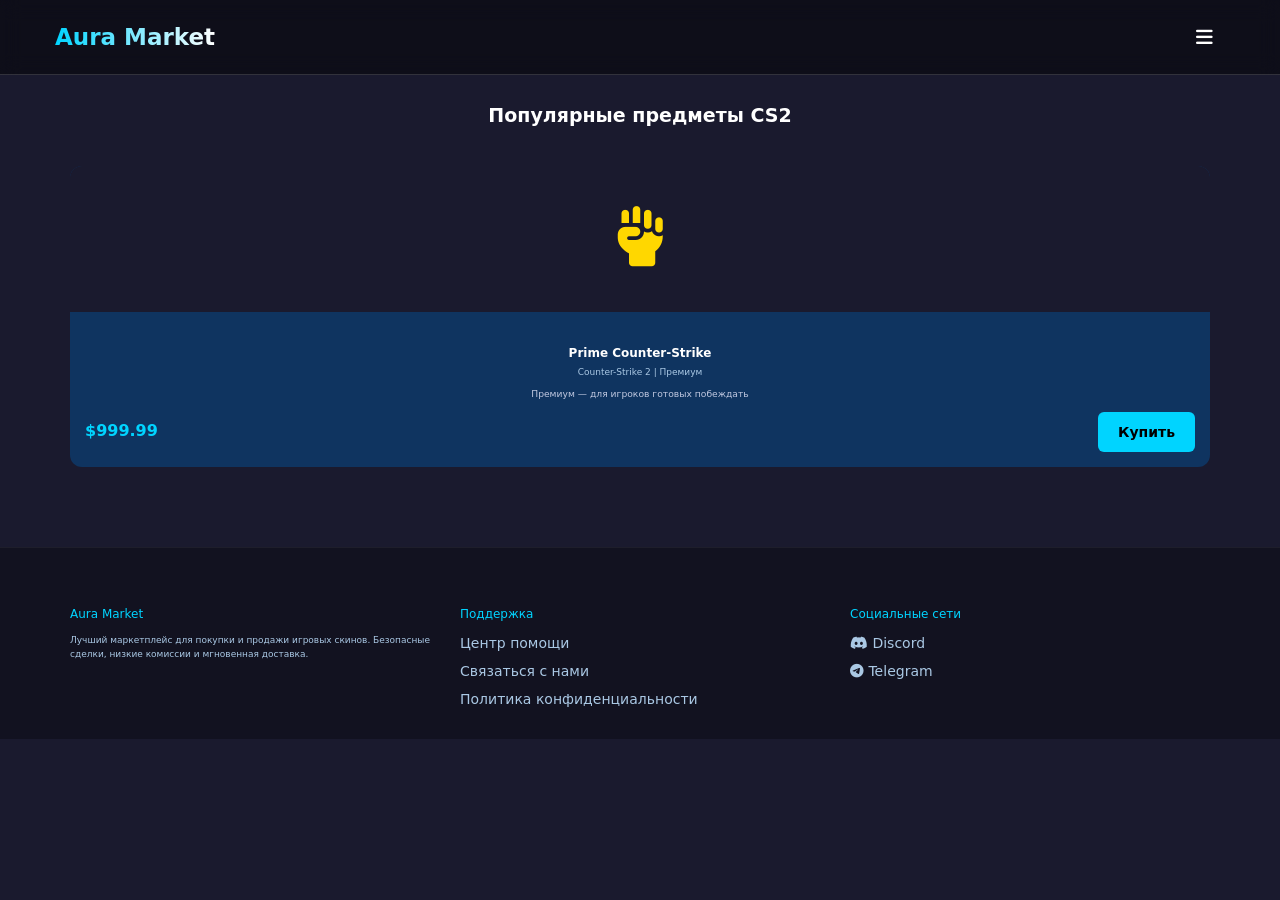
<file: Counter-Strike.html>
<!DOCTYPE html>
<html lang="ru">
<head>
    <meta charset="UTF-8">
    <meta name="viewport" content="width=device-width, initial-scale=1.0">
    <title>Aura Market - Counter-Strike 2</title>
    <link rel="stylesheet" href="https://cdn.jsdelivr.net/npm/bootstrap@3.4.1/dist/css/bootstrap.min.css">
    <link rel="stylesheet" href="https://cdnjs.cloudflare.com/ajax/libs/font-awesome/6.5.0/css/all.min.css">
    <link rel="stylesheet" href="Counter-Strike.css">
</head>
<body>

<header class="site-header">
    <div class="header-container">
        <a href="index.html" class="logo-link"><div class="logo-text">Aura Market</div></a>

        <input type="checkbox" id="menu-toggle" class="menu-toggle-checkbox">
        <label for="menu-toggle" class="hamburger-trigger">
            <i class="fas fa-bars"></i>
        </label>

        <div class="mobile-nav">
            <a href="Dota.html"><i class="fas fa-crown"></i> Dota 2</a>
            <a href="SMI.html"><i class="fas fa-newspaper"></i> <span data-ru="Новости" data-en="News">Новости</span></a>
            <a href="profil.html"><i class="fas fa-user"></i> <span data-ru="Перейти в профиль" data-en="Go to profile">Перейти в профиль</span></a>
            <hr>
            <div class="select-row">
                <select id="currency">
                    <option value="USD">USD $</option>
                    <option value="RUB">RUB ₽</option>
                    <option value="EUR">EUR €</option>
                </select>
                <select id="language">
                    <option value="ru">Русский</option>
                    <option value="en">English</option>
                </select>
            </div>
        </div>
    </div>
</header>

<main class="container">
    <section class="featured-skins">
        <h2 class="section-title" data-ru="Популярные предметы CS2" data-en="Popular CS2 Items">Популярные предметы CS2</h2>

        <div class="skins-grid">
            <!-- Карточка 1 -->
            <div class="skin-card" data-id="cs-prime" data-name="Prime Counter-Strike" data-game="Counter-Strike 2 | Премиум" data-icon="fa-fist-raised" data-icon-color="#FFD700" data-base="999.99">
                <div class="card-image-area" style="color: #FFD700;">
                    <i class="fas fa-fist-raised"></i>
                </div>
                <div class="card-info">
                    <h3 class="item-name" data-ru="Prime Counter-Strike" data-en="Prime Counter-Strike">Prime Counter-Strike</h3>
                    <div class="item-game" data-ru="Counter-Strike 2 | Премиум" data-en="Counter-Strike 2 | Premium">Counter-Strike 2 | Премиум</div>
                    <p class="item-description" data-ru="Премиум — для игроков готовых побеждать" data-en="Premium — for players ready to win">Премиум — для игроков готовых побеждать</p>
                    <div class="price-block">
                        <div class="current-price" data-base="999.99">$999.99</div>
                        <button class="buy-btn"><a href="buy_button_CS.html" class="buy-link" data-ru="Купить" data-en="Buy">Купить</a></button>
                    </div>
                </div>
            </div>
        </div>
    </section>
</main>

<footer class="main-footer">
    <div class="container">
        <div class="footer-content row">
            <div class="footer-column col-md-4">
                <h3 data-ru="Aura Market" data-en="Aura Market">Aura Market</h3>
                <p data-ru="Лучший маркетплейс для покупки и продажи игровых скинов. Безопасные сделки, низкие комиссии и мгновенная доставка."
                   data-en="The best marketplace for buying and selling game skins. Secure deals, low fees and instant delivery.">
                    Лучший маркетплейс для покупки и продажи игровых скинов. Безопасные сделки, низкие комиссии и мгновенная доставка.
                </p>
            </div>

            <div class="footer-column col-md-4">
                <h3 data-ru="Поддержка" data-en="Support">Поддержка</h3>
                <ul class="list-unstyled">
                    <li><a href="help center.html" data-ru="Центр помощи" data-en="Help Center">Центр помощи</a></li>
                    <li><a href="#" data-ru="Связаться с нами" data-en="Contact Us">Связаться с нами</a></li>
                    <li><a href="#" data-ru="Политика конфиденциальности" data-en="Privacy Policy">Политика конфиденциальности</a></li>
                </ul>
            </div>

            <div class="footer-column col-md-4">
                <h3 data-ru="Социальные сети" data-en="Social Networks">Социальные сети</h3>
                <ul class="list-unstyled">
                    <li><a href="Net.html"><i class="fab fa-discord"></i> Discord</a></li>
                    <li><a href="Net.html"><i class="fab fa-telegram"></i> Telegram</a></li>
                </ul>
            </div>
        </div>
    </div>
</footer>

<script>
const rates = { USD: 1, RUB: 83.13, EUR: 0.864 };
let currentCurrency = localStorage.getItem('currency') || 'USD';
let currentLang = localStorage.getItem('language') || 'ru';

function updatePrices() {
    document.querySelectorAll('.current-price').forEach(el => {
        const baseUSD = parseFloat(el.getAttribute('data-base')) || 0;
        const converted = (baseUSD * rates[currentCurrency]).toFixed(2);
        const symbol = currentCurrency === 'USD' ? '$' : currentCurrency === 'RUB' ? '₽' : '€';
        el.textContent = symbol + converted;
    });
}

function switchLanguage(lang) {
    currentLang = lang;
    localStorage.setItem('language', lang);
    document.documentElement.lang = lang;
    document.querySelectorAll('[data-ru]').forEach(el => {
        const attr = lang === 'ru' ? 'ru' : 'en';
        if (el.hasAttribute(`data-${attr}`)) el.textContent = el.getAttribute(`data-${attr}`);
    });
    document.querySelectorAll('.buy-link').forEach(a => {
        a.textContent = lang === 'ru' ? 'Купить' : 'Buy';
    });
}

function initPage() {
    const curSelect = document.getElementById('currency');
    const langSelect = document.getElementById('language');
    if (curSelect) curSelect.value = currentCurrency;
    if (langSelect) langSelect.value = currentLang;
    switchLanguage(currentLang);
    updatePrices();
}

document.addEventListener('DOMContentLoaded', () => {
    initPage();
    document.getElementById('currency')?.addEventListener('change', e => {
        currentCurrency = e.target.value;
        localStorage.setItem('currency', currentCurrency);
        updatePrices();
    });
    document.getElementById('language')?.addEventListener('change', e => {
        switchLanguage(e.target.value);
    });
});
</script>

<script src="https://ajax.googleapis.com/ajax/libs/jquery/3.6.0/jquery.min.js"></script>
<script src="https://cdn.jsdelivr.net/npm/bootstrap@3.4.1/dist/js/bootstrap.min.js"></script>
</body>
</html>
</file>
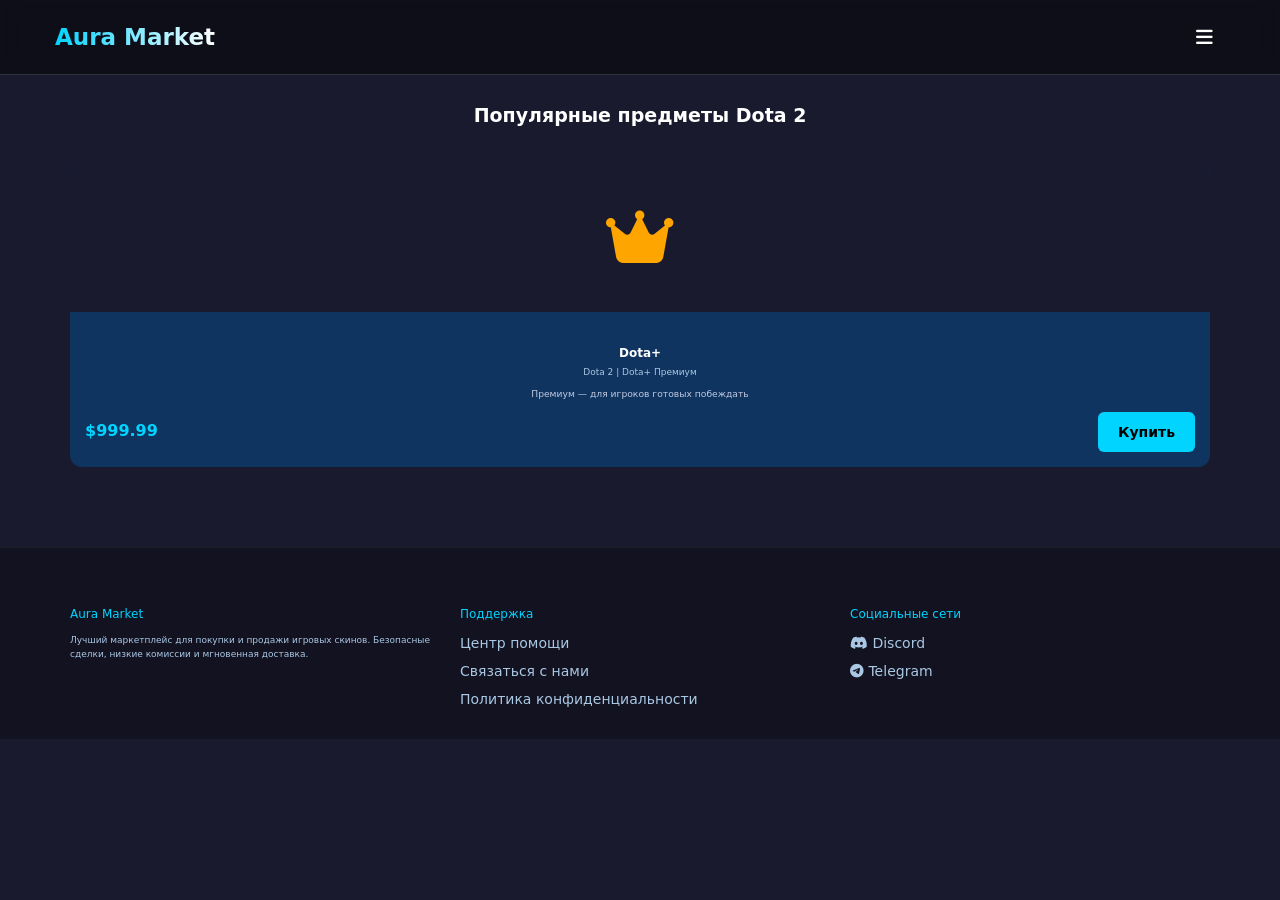
<file: Dota.html>
<!DOCTYPE html>
<html lang="ru">
<head>
    <meta charset="UTF-8">
    <meta name="viewport" content="width=device-width, initial-scale=1.0">
    <title>Aura Market - Dota 2</title>
    <link rel="stylesheet" href="https://cdn.jsdelivr.net/npm/bootstrap@3.4.1/dist/css/bootstrap.min.css">
    <link rel="stylesheet" href="https://cdnjs.cloudflare.com/ajax/libs/font-awesome/6.5.0/css/all.min.css">
    <link rel="stylesheet" href="Dota.css">
</head>
<body>

<header class="site-header">
    <div class="header-container">
        <a href="index.html" class="logo-link"><div class="logo-text">Aura Market</div></a>

        <input type="checkbox" id="menu-toggle" class="menu-toggle-checkbox">
        <label for="menu-toggle" class="hamburger-trigger">
            <i class="fas fa-bars"></i>
        </label>

        <div class="mobile-nav">
            <a href="Counter-Strike.html"><i class="fas fa-crosshairs"></i> CS 2</a>
            <a href="SMI.html"><i class="fas fa-newspaper"></i> <span data-ru="Новости" data-en="News">Новости</span></a>
            <a href="profil.html"><i class="fas fa-user"></i> <span data-ru="Перейти в профиль" data-en="Go to profile">Перейти в профиль</span></a>
            <hr>
            <div class="select-row">
                <select id="currency">
                    <option value="USD">USD $</option>
                    <option value="RUB">RUB ₽</option>
                    <option value="EUR">EUR €</option>
                </select>
                <select id="language">
                    <option value="ru">Русский</option>
                    <option value="en">English</option>
                </select>
            </div>
        </div>
    </div>
</header>

<main class="container">
    <section class="featured-skins">
        <h2 class="section-title" data-ru="Популярные предметы Dota 2" data-en="Popular Dota 2 Items">Популярные предметы Dota 2</h2>

        <div class="skins-grid">
            <!-- Карточка 1 -->
            <div class="skin-card" data-id="dota-plus" data-name="Dota+" data-game="Dota 2 | Dota+ Премиум" data-icon="fa-crown" data-icon-color="#FFA500" data-base="999.99">
                <div class="card-image-area" style="color: #FFA500;">
                    <i class="fas fa-crown"></i>
                </div>
                <div class="card-info">
                    <h3 class="item-name" data-ru="Dota+" data-en="Dota+">Dota+</h3>
                    <div class="item-game" data-ru="Dota 2 | Dota+ Премиум" data-en="Dota 2 | Dota+ Premium">Dota 2 | Dota+ Премиум</div>
                    <p class="item-description" data-ru="Премиум — для игроков готовых побеждать" data-en="Premium — for players ready to win">Премиум — для игроков готовых побеждать</p>
                    <div class="price-block">
                        <div class="current-price" data-base="999.99">$999.99</div>
                        <button class="buy-btn"><a href="buy_button_CS.html" class="buy-link" data-ru="Купить" data-en="Buy">Купить</a></button>
                    </div>
                </div>
            </div>
        </div>
    </section>
</main>

<footer class="main-footer">
    <div class="container">
        <div class="footer-content row">
            <div class="footer-column col-md-4">
                <h3>Aura Market</h3>
                <p data-ru="Лучший маркетплейс для покупки и продажи игровых скинов. Безопасные сделки, низкие комиссии и мгновенная доставка."
                   data-en="The best marketplace for buying and selling game skins. Secure deals, low fees and instant delivery.">
                    Лучший маркетплейс для покупки и продажи игровых скинов. Безопасные сделки, низкие комиссии и мгновенная доставка.
                </p>
            </div>

            <div class="footer-column col-md-4">
                <h3 data-ru="Поддержка" data-en="Support">Поддержка</h3>
                <ul class="list-unstyled">
                    <li><a href="help center.html" data-ru="Центр помощи" data-en="Help Center">Центр помощи</a></li>
                    <li><a href="#" data-ru="Связаться с нами" data-en="Contact Us">Связаться с нами</a></li>
                    <li><a href="#" data-ru="Политика конфиденциальности" data-en="Privacy Policy">Политика конфиденциальности</a></li>
                </ul>
            </div>

            <div class="footer-column col-md-4">
                <h3 data-ru="Социальные сети" data-en="Social Networks">Социальные сети</h3>
                <ul class="list-unstyled">
                    <li><a href="Net.html"><i class="fab fa-discord"></i> Discord</a></li>
                    <li><a href="Net.html"><i class="fab fa-telegram"></i> Telegram</a></li>
                </ul>
            </div>
        </div>
    </div>
</footer>

<script>
const rates = { USD: 1, RUB: 83.13, EUR: 0.864 };
let currentCurrency = localStorage.getItem('currency') || 'USD';
let currentLang = localStorage.getItem('language') || 'ru';

function updatePrices() {
    document.querySelectorAll('.current-price').forEach(el => {
        const baseUSD = parseFloat(el.getAttribute('data-base')) || 0;
        const converted = (baseUSD * rates[currentCurrency]).toFixed(2);
        const symbol = currentCurrency === 'USD' ? '$' : currentCurrency === 'RUB' ? '₽' : '€';
        el.textContent = symbol + converted;
    });
}

function switchLanguage(lang) {
    currentLang = lang;
    localStorage.setItem('language', lang);
    document.documentElement.lang = lang;
    document.querySelectorAll('[data-ru]').forEach(el => {
        const attr = lang === 'ru' ? 'ru' : 'en';
        if (el.hasAttribute(`data-${attr}`)) el.textContent = el.getAttribute(`data-${attr}`);
    });
    document.querySelectorAll('.buy-link').forEach(a => {
        a.textContent = lang === 'ru' ? 'Купить' : 'Buy';
    });
}

function initPage() {
    const curSelect = document.getElementById('currency');
    const langSelect = document.getElementById('language');
    if (curSelect) curSelect.value = currentCurrency;
    if (langSelect) langSelect.value = currentLang;
    switchLanguage(currentLang);
    updatePrices();
}

document.addEventListener('DOMContentLoaded', () => {
    initPage();
    document.getElementById('currency')?.addEventListener('change', e => {
        currentCurrency = e.target.value;
        localStorage.setItem('currency', currentCurrency);
        updatePrices();
    });
    document.getElementById('language')?.addEventListener('change', e => {
        switchLanguage(e.target.value);
    });
});
</script>

<script src="https://ajax.googleapis.com/ajax/libs/jquery/3.6.0/jquery.min.js"></script>
<script src="https://cdn.jsdelivr.net/npm/bootstrap@3.4.1/dist/js/bootstrap.min.js"></script>
</body>
</html>
</file>
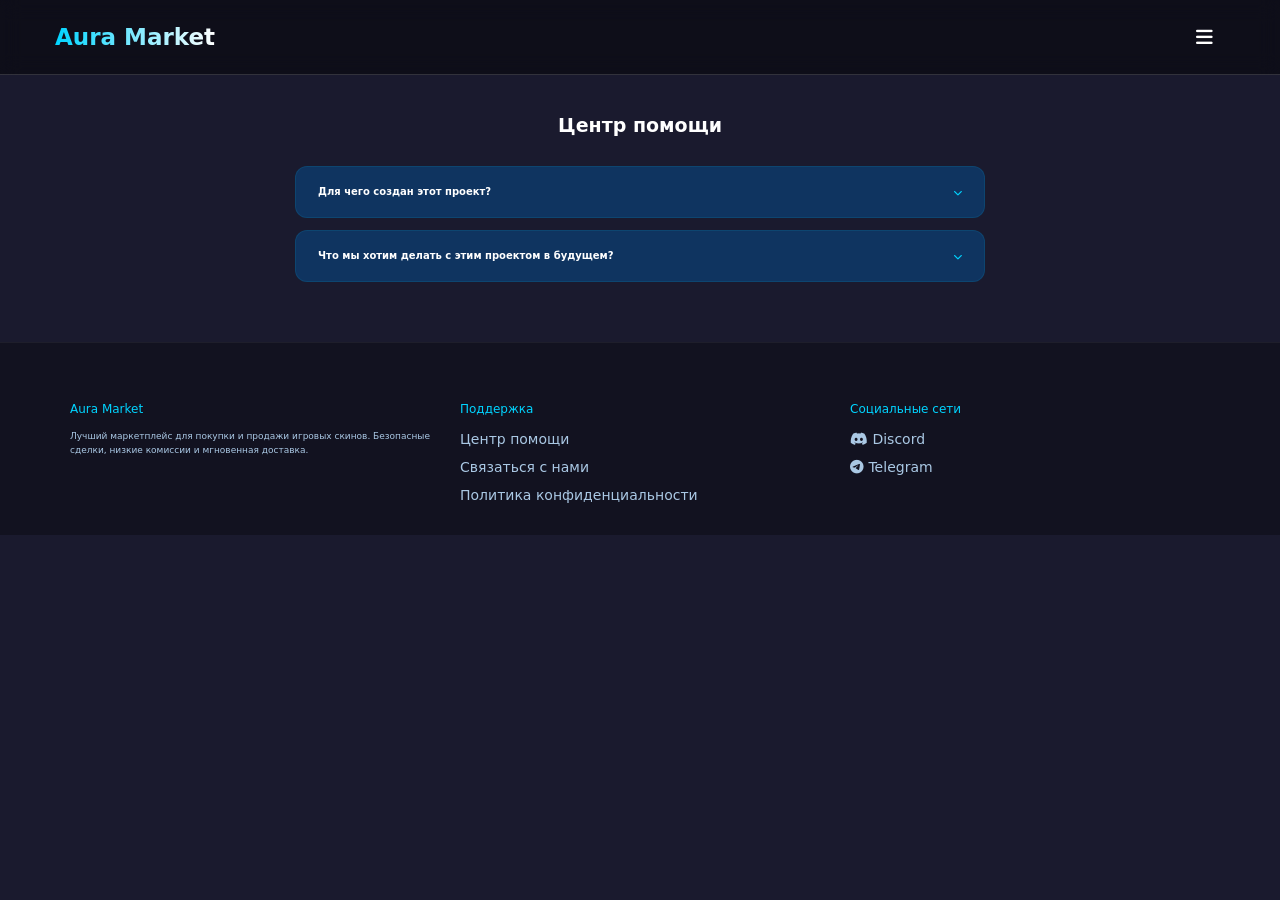
<file: help center.html>
<!DOCTYPE html>
<html lang="ru">
<head>
    <meta charset="UTF-8">
    <meta name="viewport" content="width=device-width, initial-scale=1.0">
    <title>Aura Market - Центр помощи</title>
    <link rel="stylesheet" href="https://cdn.jsdelivr.net/npm/bootstrap@3.4.1/dist/css/bootstrap.min.css">
    <link rel="stylesheet" href="https://cdnjs.cloudflare.com/ajax/libs/font-awesome/6.5.0/css/all.min.css">
    <link rel="stylesheet" href="help canter.css">
</head>
<body>

<header class="site-header">
    <div class="header-container">
        <a href="index.html" class="logo-link"><div class="logo-text">Aura Market</div></a>

        <input type="checkbox" id="menu-toggle" class="menu-toggle-checkbox">
        <label for="menu-toggle" class="hamburger-trigger">
            <i class="fas fa-bars"></i>
        </label>

        <div class="mobile-nav">
            <a href="Counter-Strike.html"><i class="fas fa-crosshairs"></i> CS 2</a>
            <a href="Dota.html"><i class="fas fa-crown"></i> Dota 2</a>
            <a href="SMI.html"><i class="fas fa-newspaper"></i> <span data-ru="Новости" data-en="News">Новости</span></a>
            <a href="profil.html"><i class="fas fa-user"></i> <span data-ru="Перейти в профиль" data-en="Go to profile">Перейти в профиль</span></a>
            <hr>
            <div class="select-row">
                <select id="currency">
                    <option value="USD">USD $</option>
                    <option value="RUB">RUB ₽</option>
                    <option value="EUR">EUR €</option>
                </select>
                <select id="language">
                    <option value="ru">Русский</option>
                    <option value="en">English</option>
                </select>
            </div>
        </div>
    </div>
</header>

<main>
    <div class="faq-wrapper">
        <h2 class="section-title" data-ru="Центр помощи" data-en="Help Center">Центр помощи</h2>

        <div class="faq-item">
            <div class="faq-question">
                <span data-ru="Для чего создан этот проект?" data-en="What is this project for?">Для чего создан этот проект?</span>
                <i class="fas fa-chevron-down faq-icon"></i>
            </div>
            <div class="faq-answer">
                <span data-ru="Этот проект создан для завершения 1 курса по Кибербезопасности (КБ)." data-en="This project was created to complete the 1st year of the Cybersecurity course.">
                    Этот проект создан для завершения 1 курса по Кибербезопасности (КБ).
                </span>
            </div>
        </div>

        <div class="faq-item">
            <div class="faq-question">
                <span data-ru="Что мы хотим делать с этим проектом в будущем?" data-en="What do we plan to do with this project in the future?">Что мы хотим делать с этим проектом в будущем?</span>
                <i class="fas fa-chevron-down faq-icon"></i>
            </div>
            <div class="faq-answer">
                <span data-ru="Мы рассматривали несколько вариантов: 1) Продолжать развивать проект, добавляя новые функции и улучшая существующие. 2) Оставить проект в текущем состоянии, не внося дальнейших изменений." data-en="We considered several options: 1) Continue developing the project by adding new features and improving existing ones. 2) Leave the project in its current state without further changes.">
                    Мы рассматривали несколько вариантов:<br><br>
                    1) Продолжать развивать проект, добавляя новые функции и улучшая существующие.<br>
                    2) Оставить проект в текущем состоянии, не внося дальнейших изменений.
                </span>
            </div>
        </div>

    </div>
</main>

<footer class="main-footer">
    <div class="container">
        <div class="footer-content row">
            <div class="footer-column col-md-4">
                <h3>Aura Market</h3>
                <p data-ru="Лучший маркетплейс для покупки и продажи игровых скинов. Безопасные сделки, низкие комиссии и мгновенная доставка."
                   data-en="The best marketplace for buying and selling game skins. Secure deals, low fees and instant delivery.">
                    Лучший маркетплейс для покупки и продажи игровых скинов. Безопасные сделки, низкие комиссии и мгновенная доставка.
                </p>
            </div>

            <div class="footer-column col-md-4">
                <h3 data-ru="Поддержка" data-en="Support">Поддержка</h3>
                <ul class="list-unstyled">
                    <li><a href="help center.html" data-ru="Центр помощи" data-en="Help Center">Центр помощи</a></li>
                    <li><a href="#" data-ru="Связаться с нами" data-en="Contact Us">Связаться с нами</a></li>
                    <li><a href="#" data-ru="Политика конфиденциальности" data-en="Privacy Policy">Политика конфиденциальности</a></li>
                </ul>
            </div>

            <div class="footer-column col-md-4">
                <h3 data-ru="Социальные сети" data-en="Social Networks">Социальные сети</h3>
                <ul class="list-unstyled">
                    <li><a href="Net.html"><i class="fab fa-discord"></i> Discord</a></li>
                    <li><a href="Net.html"><i class="fab fa-telegram"></i> Telegram</a></li>
                </ul>
            </div>
        </div>
    </div>
</footer>

<script>
    // ========== FAQ ACCORDION ==========
    document.querySelectorAll('.faq-question').forEach(question => {
        question.addEventListener('click', () => {
            const item = question.parentElement;
            const isOpen = item.classList.contains('open');

            // Закрыть все
            document.querySelectorAll('.faq-item').forEach(i => i.classList.remove('open'));

            // Открыть текущий если был закрыт
            if (!isOpen) item.classList.add('open');
        });
    });

    // ========== ЯЗЫК / ВАЛЮТА ==========
    let currentCurrency = localStorage.getItem('currency') || 'USD';
    let currentLang = localStorage.getItem('language') || 'ru';

    function switchLanguage(lang) {
        currentLang = lang;
        localStorage.setItem('language', lang);
        document.documentElement.lang = lang;
        document.querySelectorAll('[data-ru]').forEach(el => {
            const attr = lang === 'ru' ? 'ru' : 'en';
            if (el.hasAttribute(`data-${attr}`)) el.textContent = el.getAttribute(`data-${attr}`);
        });
    }

    function initPage() {
        const curSelect = document.getElementById('currency');
        const langSelect = document.getElementById('language');
        if (curSelect) curSelect.value = currentCurrency;
        if (langSelect) langSelect.value = currentLang;
        switchLanguage(currentLang);
    }

    document.addEventListener('DOMContentLoaded', () => {
        initPage();
        document.getElementById('currency')?.addEventListener('change', e => {
            currentCurrency = e.target.value;
            localStorage.setItem('currency', currentCurrency);
        });
        document.getElementById('language')?.addEventListener('change', e => {
            switchLanguage(e.target.value);
        });
    });
</script>

<script src="https://ajax.googleapis.com/ajax/libs/jquery/3.6.0/jquery.min.js"></script>
<script src="https://cdn.jsdelivr.net/npm/bootstrap@3.4.1/dist/js/bootstrap.min.js"></script>
</body>
</html>
</file>
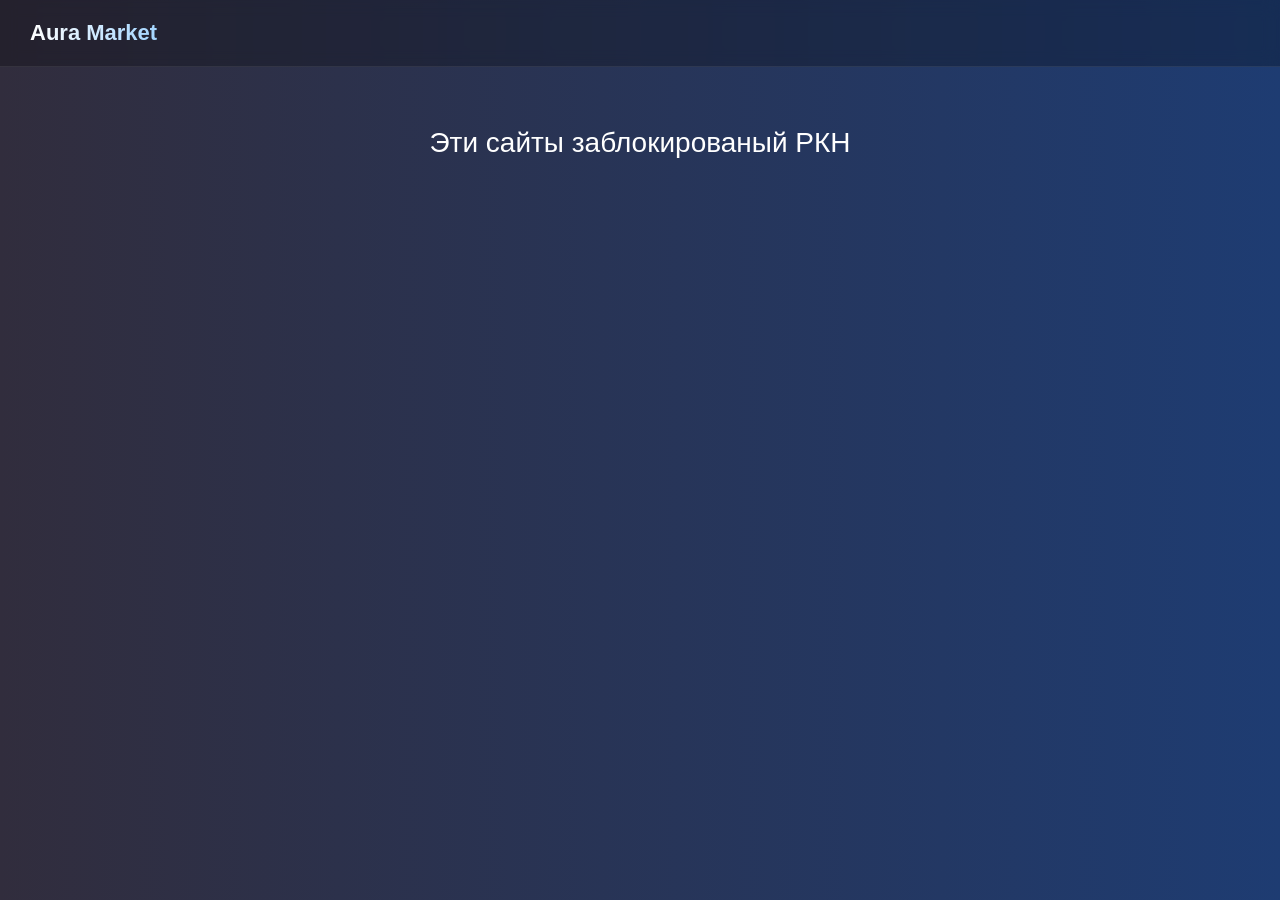
<file: Net.html>
<!DOCTYPE html>
<html lang="en">
<head>
    <meta charset="UTF-8">
    <meta name="viewport" content="width=, initial-scale=1.0">
    <link rel="stylesheet" href="Net.css">
    <title>Document</title>
</head>
<body>
    <nav>
        <a href="index.html">Aura Market</a>
    </nav>
    <h1 class="block">Эти сайты заблокированый РКН</h1>
</body>
</html>
</file>
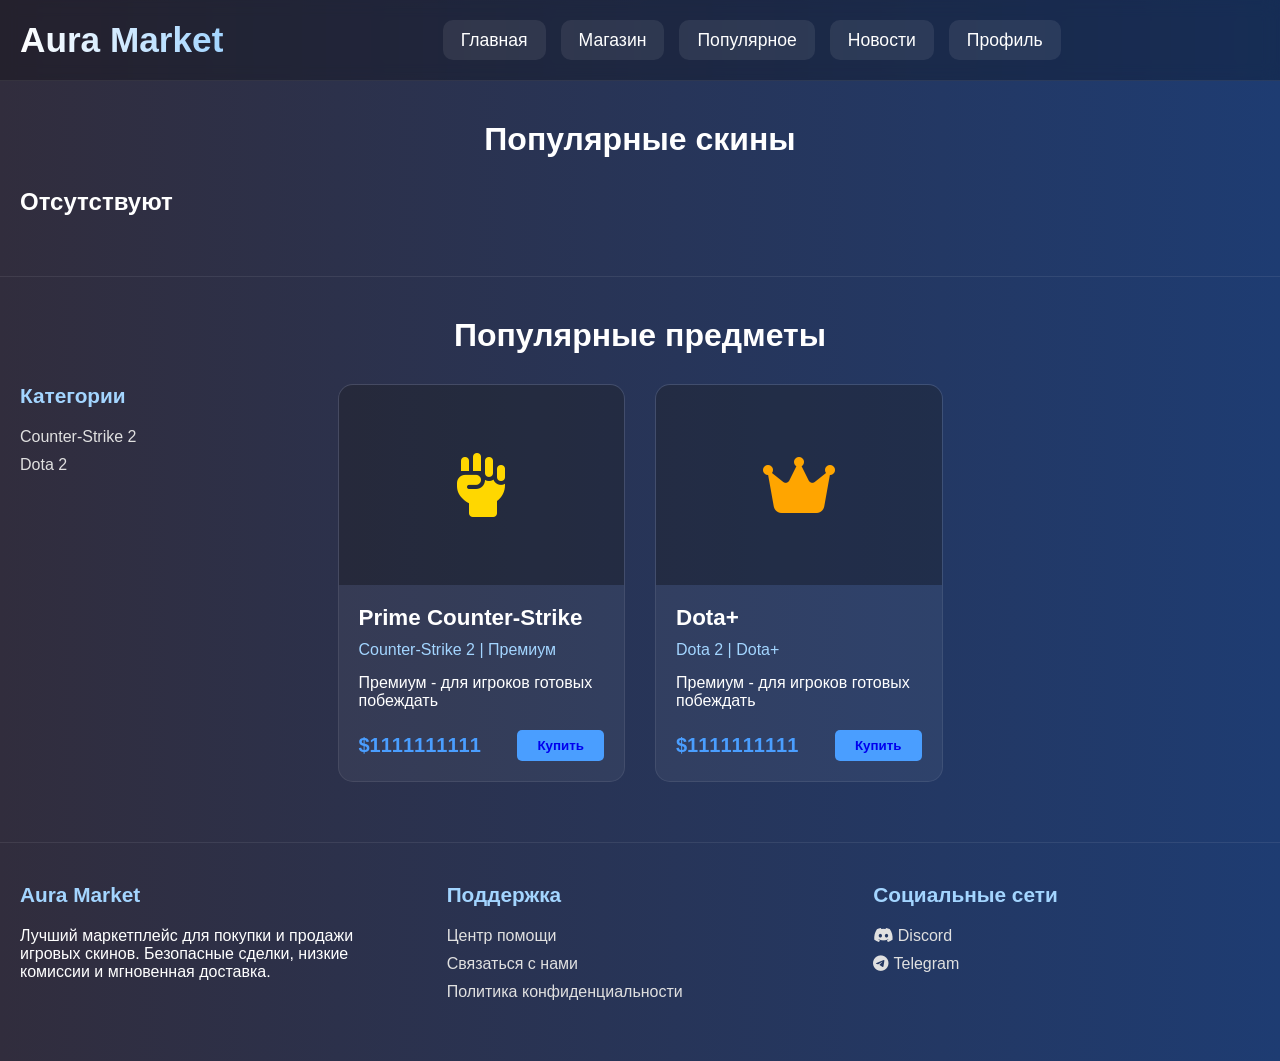
<file: popular.html>
<!DOCTYPE html>
<html lang="en">
<head>
    <meta charset="UTF-8">
    <meta name="viewport" content="width=device-width, initial-scale=1.0">
    <title>Aura Market | Безопасная покупка скинов</title>
    <link rel="stylesheet" href="https://cdnjs.cloudflare.com/ajax/libs/font-awesome/6.4.0/css/all.min.css">
    <link rel="stylesheet" href="style.css">
</head>
<body>
    <header>
        <div class="container">
            <div class="header-content">
                <div class="logo">
                    <h1>Aura Market</h1>
                </div>
                
                <nav>
                    <ul>
                        <li><a href="index.html">Главная</a></li>
                        <li><a href="shop.html">Магазин</a></li>
                        <li><a href="popular.html">Популярное</a></li>
                        <li><a href="SMI.html">Новости</a></li>
                        <li><a href="profil.html">Профиль</a></li>
                    </ul>
                </nav>
            </div>
        </div>
    </header>

    <main class="container">
        <section class="featured-skins">
            <h2 class="section-title">Популярные скины</h2>
            <h1>Отсутствуют</h1>
                        </div>
                    </div>
                </div>
            </div>
        </section>
    </main>
<footer>
    <main class="container">
        <section class="featured-skins">
            <h2 class="section-title">Популярные предметы</h2>
            <div class="skins-grid">
                <div class="footer-column">
                    <h3>Категории</h3>
                    <ul>
                        <li><a href="Counter-Strike.html">Counter-Strike 2</a></li>
                        <li><a href="Dota.html">Dota 2</a></li>
                    </ul>
                </div>
                <div class="skin-card">
                    <div class="skin-image" style="color: #FFD700;">
                        <i class="fas fa-fist-raised"></i>
                    </div>
                    <div class="skin-info">
                        <h3 class="skin-name">Prime Counter-Strike</h3>
                        <div class="skin-game">Counter-Strike 2 | Премиум </div>
                        <p>Премиум - для игроков готовых побеждать</p>
                        <div class="skin-price">
                            <div class="price">$1111111111</div>
                            <button class="btn-buy"><a href="buy_button_CS.html">Купить</a></button>
                        </div>
                    </div>
                </div>
                <div class="skin-card">
                    <div class="skin-image" style="color: #FFA500;">
                        <i class="fas fa-crown"></i>
                    </div>
                    <div class="skin-info">
                        <h3 class="skin-name">Dota+</h3>
                        <div class="skin-game">Dota 2 | Dota+</div>
                        <p>Премиум - для игроков готовых побеждать</p>
                        <div class="skin-price">
                            <div class="price">$1111111111</div>
                            <button class="btn-buy"><a href="buy_button_CS.html">Купить</a></button>
                        </div>
                    </div>
                </div>
            </div>
        </section>
    </main>
    <footer>
        <div class="container">
            <div class="footer-content">
                <div class="footer-column">
                    <h3>Aura Market</h3>
                    <p>Лучший маркетплейс для покупки и продажи игровых скинов. Безопасные сделки, низкие комиссии и мгновенная доставка.</p>
                </div>
                <div class="footer-column">
                    <h3>Поддержка</h3>
                    <ul>
                        <li><a href="help center.html">Центр помощи</a></li>
                        <li><a href="#">Связаться с нами</a></li>
                        <li><a href="#">Политика конфиденциальности</a></li>
                    </ul>
                </div>
                
                <div class="footer-column">
                    <h3>Социальные сети</h3>
                    <ul>
                        <li><a href="Net.html"><i class="fab fa-discord"></i> Discord</a></li>
                        <li><a href="Net.html"><i class="fab fa-telegram"></i> Telegram</a></li>
                    </ul>
                </div>
            </div>
        </div>
    </footer>
</body>
</html>
</file>
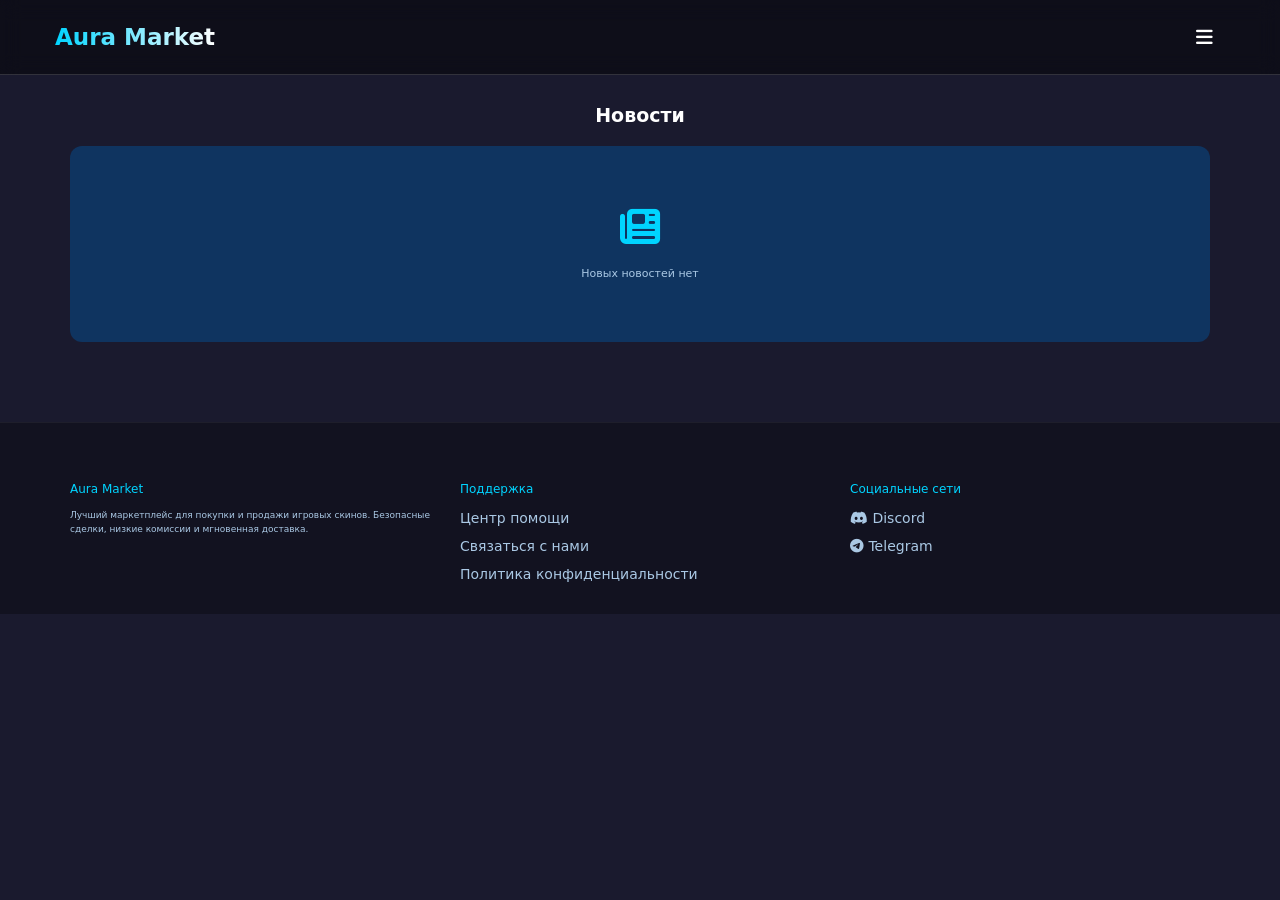
<file: SMI.html>
<!DOCTYPE html>
<html lang="ru">
<head>
    <meta charset="UTF-8">
    <meta name="viewport" content="width=device-width, initial-scale=1.0">
    <title>Aura Market - Новости</title>
    <link rel="stylesheet" href="https://cdn.jsdelivr.net/npm/bootstrap@3.4.1/dist/css/bootstrap.min.css">
    <link rel="stylesheet" href="https://cdnjs.cloudflare.com/ajax/libs/font-awesome/6.5.0/css/all.min.css">
    <link rel="stylesheet" href="SMI.css">
</head>
<body>

<header class="site-header">
    <div class="header-container">
        <a href="index.html" class="logo-link">
            <div class="logo-text">Aura Market</div>
        </a>

        <input type="checkbox" id="menu-toggle" class="menu-toggle-checkbox">
        <label for="menu-toggle" class="hamburger-trigger">
            <i class="fas fa-bars"></i>
        </label>

        <div class="mobile-nav">
            <a href="Counter-Strike.html"><i class="fas fa-crosshairs"></i> CS 2</a>
            <a href="Dota.html"><i class="fas fa-crown"></i> Dota 2</a>
            <a href="profil.html"><i class="fas fa-user"></i> <span data-ru="Перейти в профиль" data-en="Go to profile">Перейти в профиль</span></a>
            <hr>
            <div class="select-row">
                <select id="currency">
                    <option value="USD">USD $</option>
                    <option value="RUB">RUB ₽</option>
                    <option value="EUR">EUR €</option>
                </select>
                <select id="language">
                    <option value="ru">Русский</option>
                    <option value="en">English</option>
                </select>
            </div>
        </div>
    </div>
</header>

<main class="container">
    <h2 class="section-title" data-ru="Новости" data-en="News">Новости</h2>

    <div class="news-empty">
        <i class="fas fa-newspaper empty-icon"></i>
        <p class="empty-text" data-ru="Новых новостей нет" data-en="No new articles">Новых новостей нет</p>
    </div>

</main>

<footer class="main-footer">
    <div class="container">
        <div class="footer-content row">
            <div class="footer-column col-md-4">
                <h3>Aura Market</h3>
                <p data-ru="Лучший маркетплейс для покупки и продажи игровых скинов. Безопасные сделки, низкие комиссии и мгновенная доставка."
                   data-en="The best marketplace for buying and selling game skins. Secure deals, low fees and instant delivery.">
                    Лучший маркетплейс для покупки и продажи игровых скинов. Безопасные сделки, низкие комиссии и мгновенная доставка.
                </p>
            </div>

            <div class="footer-column col-md-4">
                <h3 data-ru="Поддержка" data-en="Support">Поддержка</h3>
                <ul class="list-unstyled">
                    <li><a href="help center.html" data-ru="Центр помощи" data-en="Help Center">Центр помощи</a></li>
                    <li><a href="#" data-ru="Связаться с нами" data-en="Contact Us">Связаться с нами</a></li>
                    <li><a href="#" data-ru="Политика конфиденциальности" data-en="Privacy Policy">Политика конфиденциальности</a></li>
                </ul>
            </div>

            <div class="footer-column col-md-4">
                <h3 data-ru="Социальные сети" data-en="Social Networks">Социальные сети</h3>
                <ul class="list-unstyled">
                    <li><a href="Net.html"><i class="fab fa-discord"></i> Discord</a></li>
                    <li><a href="Net.html"><i class="fab fa-telegram"></i> Telegram</a></li>
                </ul>
            </div>
        </div>
    </div>
</footer>

<script>
const rates = { USD: 1, RUB: 83.13, EUR: 0.864 };
let currentCurrency = localStorage.getItem('currency') || 'USD';
let currentLang = localStorage.getItem('language') || 'ru';

function switchLanguage(lang) {
    currentLang = lang;
    localStorage.setItem('language', lang);
    document.documentElement.lang = lang;
    document.querySelectorAll('[data-ru]').forEach(el => {
        const attr = lang === 'ru' ? 'ru' : 'en';
        if (el.hasAttribute(`data-${attr}`)) el.textContent = el.getAttribute(`data-${attr}`);
    });
}

function initPage() {
    const curSelect = document.getElementById('currency');
    const langSelect = document.getElementById('language');
    if (curSelect) curSelect.value = currentCurrency;
    if (langSelect) langSelect.value = currentLang;
    switchLanguage(currentLang);
}

document.addEventListener('DOMContentLoaded', () => {
    initPage();
    document.getElementById('currency')?.addEventListener('change', e => {
        currentCurrency = e.target.value;
        localStorage.setItem('currency', currentCurrency);
    });
    document.getElementById('language')?.addEventListener('change', e => {
        switchLanguage(e.target.value);
    });
});
</script>

<script src="https://ajax.googleapis.com/ajax/libs/jquery/3.6.0/jquery.min.js"></script>
<script src="https://cdn.jsdelivr.net/npm/bootstrap@3.4.1/dist/js/bootstrap.min.js"></script>
</body>
</html>
</file>
<file: styleindex.css>
body {
            background-color: #1a1a2e;
            color: white;
        }

        header {
            background: rgba(0,0,0,0.45);
            backdrop-filter: blur(10px);
            border-bottom: 1px solid rgba(255,255,255,0.15);
            padding: 12px 0;
            position: sticky;
            top: 0;
            z-index: 1000;
        }
        .header-content {
            display: flex;
            justify-content: space-between;
            align-items: center;
            max-width: 1200px;
            margin: 0 auto;
            padding: 0 15px;
            height: 50px;
            box-sizing: border-box;
        }
        .header-content > a {
            display: flex;
            align-items: center;
            text-decoration: none;
            padding: 0;
            margin: 0;
            line-height: 1;
            height: 100%;
        }
        label.hamburger {
            display: flex !important;
            align-items: center;
            margin: 0;
            line-height: 1;
            height: 100%;
        }
        .logo {
            font-size: 2.3rem;
            font-weight: 800;
            background: linear-gradient(90deg, #00d4ff, #ffffff);
            -webkit-background-clip: text;
            -webkit-text-fill-color: transparent;
            margin: 0;
            line-height: 1;
            display: flex;
            align-items: center;
        }
        .hamburger {
            font-size: 1.9rem;
            color: white;
            cursor: pointer;
            padding: 8px 12px;
            border-radius: 8px;
            transition: 0.3s;
            margin-left: 15px;
        }
        .hamburger:hover {
            background: rgba(255,255,255,0.15);
        }
        .menu-toggle { display: none; }

        .mobile-menu {
            position: absolute;
            top: 100%;
            right: 15px;
            background: rgba(25, 28, 55, 0.98);
            border: 1px solid rgba(0,212,255,0.3);
            border-radius: 12px;
            width: 260px;
            padding: 15px 0;
            box-shadow: 0 15px 35px rgba(0,0,0,0.6);
            opacity: 0;
            visibility: hidden;
            transform: translateY(-15px);
            transition: all 0.35s ease;
        }
        .menu-toggle:checked ~ .mobile-menu {
            opacity: 1;
            visibility: visible;
            transform: translateY(0);
        }
        .mobile-menu a {
            display: block;
            padding: 14px 22px;
            color: #e0e0ff;
            text-decoration: none;
            font-size: 1.08rem;
        }
        .mobile-menu a:hover {
            background: rgba(0,212,255,0.15);
            color: white;
        }
        .mobile-menu hr {
            border-color: rgba(255,255,255,0.12);
            margin: 10px 0;
        }
        .select-group {
            padding: 10px 22px;
            display: flex;
            gap: 12px;
        }
        .select-group select {
            flex: 1;
            background: rgba(255,255,255,0.08);
            color: white;
            border: 1px solid rgba(255,255,255,0.25);
            border-radius: 8px;
            padding: 8px 12px;
            font-size: 1rem;
        }

        /* ========== GRID и КАРТОЧКИ ========== */
        .skins-grid {
            display: grid;
            grid-template-columns: repeat(auto-fit, minmax(280px, 1fr));
            gap: 20px;
            padding: 20px 0;
        }

        .skin-card {
            background: #0f3460;
            border-radius: 12px;
            overflow: hidden;
            color: white;
            text-align: center;
            transition: transform 0.25s, box-shadow 0.25s;
        }
        .skin-card:hover {
            transform: translateY(-4px);
            box-shadow: 0 10px 30px rgba(0, 212, 255, 0.2);
        }
        .skin-image {
            font-size: 6rem;
            padding: 30px 0;
            background: #1a1a2e;
        }
        .skin-info {
            padding: 15px;
        }
        .skin-name {
            font-size: 1.2rem;
            font-weight: bold;
            margin-bottom: 6px;
        }
        .skin-game {
            font-size: 0.9rem;
            color: #aac8e4;
            margin-bottom: 8px;
        }
        .skin-info p {
            font-size: 0.92rem;
            color: #c0c8e0;
            margin-bottom: 12px;
        }
        .skin-price {
            display: flex;
            align-items: center;
            justify-content: space-between;
            gap: 10px;
        }
        .price {
            font-size: 1.6rem;
            font-weight: bold;
            color: #00d4ff;
            margin: 0;
        }
        .btn-buy {
            background: #00d4ff;
            color: #000;
            padding: 10px 20px;
            border: none;
            border-radius: 6px;
            cursor: pointer;
            font-weight: bold;
            transition: background 0.2s;
        }
        .btn-buy:hover {
            background: #00b8d9;
        }
        .btn-buy a {
            color: inherit;
            text-decoration: none;
        }

        /* ========== КАТЕГОРИИ ========== */
        .footer-column h3 {
            color: #00d4ff;
            margin-bottom: 12px;
        }
        .footer-column ul {
            list-style: none;
            padding: 0;
        }
        .footer-column ul li a {
            color: #aac8e4;
            text-decoration: none;
            display: block;
            padding: 5px 0;
            transition: color 0.2s;
        }
        .footer-column ul li a:hover {
            color: #00d4ff;
        }
        .footer-column.categories {
            background: #0f3460;
            border-radius: 12px;
            padding: 20px;
            display: flex;
            flex-direction: column;
            justify-content: flex-start;
        }

        /* ========== ПОИСК ========== */
        .search-bar {
            max-width: 520px;
            margin: 0 auto 10px;
            position: relative;
        }
        .search-bar input {
            width: 100%;
            padding: 12px 44px 12px 48px;
            border-radius: 12px;
            border: 1px solid rgba(0,212,255,0.3);
            background: #0f3460;
            color: white;
            font-size: 1rem;
            outline: none;
            transition: border-color 0.2s, box-shadow 0.2s;
            box-sizing: border-box;
        }
        .search-bar input:focus {
            border-color: rgba(0,212,255,0.7);
            box-shadow: 0 0 0 3px rgba(0,212,255,0.12);
        }
        .search-bar input::placeholder {
            color: rgba(255,255,255,0.3);
        }
        .search-bar .search-icon {
            position: absolute;
            left: 16px;
            top: 50%;
            transform: translateY(-50%);
            color: #00d4ff;
            font-size: 1rem;
            pointer-events: none;
        }
        .search-bar .search-clear {
            position: absolute;
            right: 14px;
            top: 50%;
            transform: translateY(-50%);
            color: rgba(255,255,255,0.4);
            font-size: 0.85rem;
            cursor: pointer;
            display: none;
            background: none;
            border: none;
            padding: 0;
            line-height: 1;
        }
        .search-bar .search-clear:hover { color: #00d4ff; }

        .no-results {
            display: none;
            text-align: center;
            padding: 40px 20px;
            color: #aac8e4;
            font-size: 1.05rem;
            grid-column: 1 / -1;
        }
        .no-results i {
            font-size: 2.5rem;
            color: #00d4ff;
            display: block;
            margin-bottom: 12px;
        }

        /* ========== ИКОНКИ ХЕДЕРА ========== */
        .header-icons {
            display: flex;
            align-items: center;
            gap: 4px;
            height: 100%;
        }
        .icon-btn {
            position: relative;
            display: flex;
            align-items: center;
            justify-content: center;
            width: 42px;
            height: 42px;
            border-radius: 8px;
            background: none;
            border: none;
            color: white;
            font-size: 1.25rem;
            cursor: pointer;
            transition: background 0.2s;
        }
        .icon-btn:hover { background: rgba(255,255,255,0.12); }
        .icon-btn .badge {
            position: absolute;
            top: 4px;
            right: 4px;
            background: #00d4ff;
            color: #000;
            font-size: 0.6rem;
            font-weight: 700;
            border-radius: 999px;
            min-width: 16px;
            height: 16px;
            display: flex;
            align-items: center;
            justify-content: center;
            padding: 0 3px;
            display: none;
        }

        /* ========== БОКОВЫЕ ПАНЕЛИ ========== */
        .side-panel {
            position: fixed;
            top: 0;
            right: -380px;
            width: 360px;
            max-width: 95vw;
            height: 100vh;
            background: #0d1b3e;
            border-left: 1px solid rgba(0,212,255,0.2);
            box-shadow: -10px 0 40px rgba(0,0,0,0.6);
            z-index: 2000;
            display: flex;
            flex-direction: column;
            transition: right 0.35s cubic-bezier(.4,0,.2,1);
        }
        .side-panel.open { right: 0; }

        .panel-overlay {
            position: fixed;
            inset: 0;
            background: rgba(0,0,0,0.55);
            z-index: 1999;
            opacity: 0;
            pointer-events: none;
            transition: opacity 0.3s;
        }
        .panel-overlay.open { opacity: 1; pointer-events: all; }

        .panel-header {
            display: flex;
            align-items: center;
            justify-content: space-between;
            padding: 18px 20px;
            border-bottom: 1px solid rgba(255,255,255,0.1);
            flex-shrink: 0;
        }
        .panel-header h3 {
            margin: 0;
            font-size: 1.2rem;
            font-weight: 700;
            color: #00d4ff;
        }
        .panel-close {
            background: none;
            border: none;
            color: rgba(255,255,255,0.5);
            font-size: 1.3rem;
            cursor: pointer;
            padding: 4px 8px;
            border-radius: 6px;
            transition: all 0.2s;
        }
        .panel-close:hover { background: rgba(255,255,255,0.1); color: white; }

        .panel-body {
            flex: 1;
            overflow-y: auto;
            padding: 16px;
        }
        .panel-body::-webkit-scrollbar { width: 4px; }
        .panel-body::-webkit-scrollbar-thumb { background: rgba(0,212,255,0.3); border-radius: 4px; }

        .panel-empty {
            text-align: center;
            padding: 60px 20px;
            color: #aac8e4;
        }
        .panel-empty i {
            font-size: 3rem;
            color: rgba(0,212,255,0.3);
            display: block;
            margin-bottom: 14px;
        }

        /* Карточка внутри панели */
        .panel-item {
            display: flex;
            align-items: center;
            gap: 12px;
            background: #0f3460;
            border-radius: 10px;
            padding: 12px;
            margin-bottom: 10px;
        }
        .panel-item-icon {
            font-size: 2rem;
            width: 48px;
            text-align: center;
            flex-shrink: 0;
        }
        .panel-item-info { flex: 1; min-width: 0; }
        .panel-item-name {
            font-weight: 600;
            font-size: 0.95rem;
            white-space: nowrap;
            overflow: hidden;
            text-overflow: ellipsis;
        }
        .panel-item-game {
            font-size: 0.8rem;
            color: #aac8e4;
            margin-top: 2px;
        }
        .panel-item-price {
            font-size: 1rem;
            font-weight: 700;
            color: #00d4ff;
            white-space: nowrap;
        }
        .panel-item-actions {
            display: flex;
            flex-direction: column;
            gap: 5px;
            flex-shrink: 0;
        }
        .panel-item-actions button {
            background: none;
            border: none;
            cursor: pointer;
            padding: 4px 6px;
            border-radius: 6px;
            font-size: 0.85rem;
            transition: all 0.2s;
        }
        .btn-remove-item { color: #ff6b6b; }
        .btn-remove-item:hover { background: rgba(255,107,107,0.15); }
        .btn-move-item { color: #aac8e4; }
        .btn-move-item:hover { background: rgba(0,212,255,0.15); color: #00d4ff; }

        /* Корзина — количество */
        .panel-item-qty {
            display: flex;
            align-items: center;
            gap: 6px;
            margin-top: 4px;
        }
        .qty-btn {
            background: rgba(255,255,255,0.08);
            border: none;
            color: white;
            width: 22px;
            height: 22px;
            border-radius: 4px;
            cursor: pointer;
            font-size: 0.85rem;
            display: flex;
            align-items: center;
            justify-content: center;
            transition: background 0.15s;
        }
        .qty-btn:hover { background: rgba(0,212,255,0.2); }
        .qty-val { font-size: 0.9rem; min-width: 16px; text-align: center; }

        /* Футер панели */
        .panel-footer {
            padding: 16px;
            border-top: 1px solid rgba(255,255,255,0.1);
            flex-shrink: 0;
        }
        .panel-total {
            display: flex;
            justify-content: space-between;
            font-size: 1rem;
            font-weight: 600;
            margin-bottom: 12px;
            color: white;
        }
        .panel-total span:last-child { color: #00d4ff; }
        .btn-checkout {
            width: 100%;
            padding: 12px;
            background: #00d4ff;
            color: #000;
            border: none;
            border-radius: 10px;
            font-size: 1rem;
            font-weight: 700;
            cursor: pointer;
            transition: background 0.2s, transform 0.15s;
        }
        .btn-checkout:hover { background: #00b8d9; transform: translateY(-1px); }

        /* Кнопки на карточках */
        .skin-card-actions {
            display: flex;
            gap: 6px;
            margin-top: 10px;
        }
        .btn-card-action {
            flex: 1;
            padding: 7px;
            border-radius: 6px;
            border: 1px solid rgba(255,255,255,0.15);
            background: rgba(255,255,255,0.05);
            color: #aac8e4;
            font-size: 0.85rem;
            cursor: pointer;
            transition: all 0.2s;
            display: flex;
            align-items: center;
            justify-content: center;
            gap: 5px;
        }
        .btn-card-action:hover { background: rgba(0,212,255,0.12); border-color: rgba(0,212,255,0.35); color: #00d4ff; }
        .btn-card-action.active-fav { color: #ff6b6b; border-color: rgba(255,107,107,0.35); background: rgba(255,107,107,0.08); }
        .btn-card-action.active-cart { color: #00d4ff; border-color: rgba(0,212,255,0.4); background: rgba(0,212,255,0.08); }
        .filters-bar {
            display: flex;
            align-items: center;
            gap: 10px;
            flex-wrap: wrap;
            margin-bottom: 20px;
        }
        .filter-label {
            font-size: 0.88rem;
            color: #aac8e4;
            white-space: nowrap;
            margin: 0;
            flex-shrink: 0;
        }
        .price-inputs {
            display: flex;
            align-items: center;
            gap: 8px;
            flex-shrink: 0;
        }
        .price-inputs input {
            width: 90px;
            padding: 8px 12px;
            border-radius: 8px;
            border: 1px solid rgba(0,212,255,0.25);
            background: #0f3460;
            color: white;
            font-size: 0.95rem;
            outline: none;
            transition: border-color 0.2s;
            box-sizing: border-box;
        }
        .price-inputs input:focus {
            border-color: rgba(0,212,255,0.6);
        }
        .price-inputs input::placeholder {
            color: rgba(255,255,255,0.3);
        }
        .price-inputs .separator {
            color: #aac8e4;
            font-size: 0.9rem;
            flex-shrink: 0;
        }
        .filter-sort {
            padding: 8px 14px;
            border-radius: 8px;
            border: 1px solid rgba(0,212,255,0.25);
            background: #0f3460;
            color: white;
            font-size: 0.95rem;
            outline: none;
            cursor: pointer;
            transition: border-color 0.2s;
            flex-shrink: 0;
        }
        .filter-sort:focus {
            border-color: rgba(0,212,255,0.6);
        }
        .btn-reset-filters {
            padding: 8px 14px;
            border-radius: 8px;
            border: 1px solid rgba(255,255,255,0.15);
            background: transparent;
            color: #aac8e4;
            font-size: 0.88rem;
            cursor: pointer;
            transition: all 0.2s;
            white-space: nowrap;
            flex-shrink: 0;
            display: none;
        }
        .btn-reset-filters:hover {
            border-color: rgba(0,212,255,0.4);
            color: #00d4ff;
        }
        .btn-reset-filters.visible {
            display: inline-block;
        }

        /* ========== ЗАГОЛОВОК СЕКЦИИ ========== */
        .section-title {
            text-align: center;
            color: white;
            font-size: 1.9rem;
            font-weight: 700;
            margin: 30px 0 20px;
        }
        .section-title span {
            color: #00d4ff;
        }
</file>
<file: admin.css>
*, *::before, *::after { box-sizing: border-box; margin: 0; padding: 0; }

  :root {
    --bg:        #0a0b0f;
    --bg2:       #10121a;
    --bg3:       #161926;
    --border:    #1e2336;
    --accent:    #6c63ff;
    --accent2:   #ff6b6b;
    --accent3:   #00d4aa;
    --text:      #e8eaf6;
    --muted:     #5a6079;
    --gold:      #ffd700;
    --card:      #12151f;
    --shadow:    0 4px 24px rgba(108,99,255,.18);
    --radius:    14px;
    --font-head: 'Georgia', serif;
    --font-body: 'Segoe UI', system-ui, sans-serif;
    --sidebar-w: 240px;
  }

  html, body { height: 100%; }
  body {
    background: var(--bg);
    color: var(--text);
    font-family: var(--font-body);
    font-size: 14px;
    overflow: hidden;
  }

  /* ===================== ACCESS DENIED ===================== */
  #access-denied {
    display: none;
    position: fixed; inset: 0;
    background: var(--bg);
    z-index: 9999;
    flex-direction: column;
    align-items: center;
    justify-content: center;
    gap: 20px;
    text-align: center;
    padding: 40px;
  }
  #access-denied.show { display: flex; }
  .denied-icon { font-size: 72px; color: var(--accent2); animation: pulse 2s infinite; }
  .denied-title { font-family: var(--font-head); font-size: 28px; color: var(--text); }
  .denied-sub { color: var(--muted); font-size: 15px; max-width: 320px; line-height: 1.6; }
  .denied-id { background: var(--bg3); border: 1px solid var(--border); border-radius: 8px; padding: 8px 18px; color: var(--muted); font-family: monospace; font-size: 13px; }

  /* ===================== LAYOUT ===================== */
  .app { display: flex; height: 100vh; overflow: hidden; }

  /* ===================== SIDEBAR ===================== */
  .sidebar {
    width: var(--sidebar-w);
    background: var(--bg2);
    border-right: 1px solid var(--border);
    display: flex;
    flex-direction: column;
    flex-shrink: 0;
    transition: transform .3s;
    z-index: 100;
  }
  .sidebar-logo {
    padding: 24px 20px 20px;
    border-bottom: 1px solid var(--border);
    display: flex; align-items: center; gap: 10px;
  }
  .logo-icon { width: 36px; height: 36px; background: linear-gradient(135deg, var(--accent), var(--accent2)); border-radius: 10px; display: flex; align-items: center; justify-content: center; font-size: 16px; }
  .logo-name { font-family: var(--font-head); font-size: 16px; letter-spacing: .5px; }
  .logo-badge { font-size: 9px; background: var(--accent2); color: #fff; border-radius: 4px; padding: 1px 5px; margin-left: auto; font-weight: 700; letter-spacing: 1px; }

  .sidebar-nav { flex: 1; padding: 16px 0; overflow-y: auto; }
  .nav-section-title { font-size: 10px; font-weight: 700; letter-spacing: 2px; color: var(--muted); padding: 12px 20px 6px; text-transform: uppercase; }
  .nav-item {
    display: flex; align-items: center; gap: 12px;
    padding: 11px 20px;
    cursor: pointer;
    border-left: 3px solid transparent;
    color: var(--muted);
    transition: all .2s;
    font-size: 13.5px;
    user-select: none;
  }
  .nav-item:hover { color: var(--text); background: rgba(108,99,255,.07); }
  .nav-item.active { color: var(--accent); border-left-color: var(--accent); background: rgba(108,99,255,.12); }
  .nav-item i { width: 18px; text-align: center; font-size: 15px; }

  .sidebar-user {
    padding: 16px 20px;
    border-top: 1px solid var(--border);
    display: flex; align-items: center; gap: 10px;
  }
  .user-avatar { width: 36px; height: 36px; border-radius: 50%; background: linear-gradient(135deg, var(--accent), var(--accent2)); display: flex; align-items: center; justify-content: center; font-size: 15px; font-weight: 700; flex-shrink: 0; }
  .user-info { min-width: 0; }
  .user-name { font-size: 13px; font-weight: 600; white-space: nowrap; overflow: hidden; text-overflow: ellipsis; }
  .user-role { font-size: 10px; color: var(--accent); font-weight: 700; letter-spacing: 1px; }

  /* ===================== MAIN ===================== */
  .main {
    flex: 1; min-width: 0;
    display: flex; flex-direction: column;
    overflow: hidden;
  }

  .topbar {
    background: var(--bg2);
    border-bottom: 1px solid var(--border);
    padding: 0 24px;
    height: 60px;
    display: flex; align-items: center; justify-content: space-between;
    flex-shrink: 0;
  }
  .topbar-title { font-family: var(--font-head); font-size: 20px; }
  .topbar-actions { display: flex; align-items: center; gap: 10px; }
  .mobile-menu-btn { display: none; background: none; border: none; color: var(--text); font-size: 20px; cursor: pointer; padding: 4px 8px; }

  .content { flex: 1; overflow-y: auto; padding: 24px; }

  /* scrollbar */
  .content::-webkit-scrollbar, .sidebar-nav::-webkit-scrollbar { width: 4px; }
  .content::-webkit-scrollbar-track, .sidebar-nav::-webkit-scrollbar-track { background: transparent; }
  .content::-webkit-scrollbar-thumb, .sidebar-nav::-webkit-scrollbar-thumb { background: var(--border); border-radius: 4px; }

  /* ===================== PAGES ===================== */
  .page { display: none; animation: fadeIn .25s ease; }
  .page.active { display: block; }

  /* ===================== STATS CARDS ===================== */
  .stats-grid { display: grid; grid-template-columns: repeat(auto-fit, minmax(180px,1fr)); gap: 16px; margin-bottom: 28px; }
  .stat-card {
    background: var(--card);
    border: 1px solid var(--border);
    border-radius: var(--radius);
    padding: 20px;
    position: relative;
    overflow: hidden;
    transition: transform .2s, box-shadow .2s;
  }
  .stat-card:hover { transform: translateY(-2px); box-shadow: var(--shadow); }
  .stat-card::before { content: ''; position: absolute; top: 0; left: 0; right: 0; height: 2px; }
  .stat-card.violet::before { background: var(--accent); }
  .stat-card.red::before    { background: var(--accent2); }
  .stat-card.green::before  { background: var(--accent3); }
  .stat-card.gold::before   { background: var(--gold); }
  .stat-icon { font-size: 22px; margin-bottom: 12px; }
  .stat-card.violet .stat-icon { color: var(--accent); }
  .stat-card.red    .stat-icon { color: var(--accent2); }
  .stat-card.green  .stat-icon { color: var(--accent3); }
  .stat-card.gold   .stat-icon { color: var(--gold); }
  .stat-val { font-size: 28px; font-weight: 700; font-family: var(--font-head); line-height: 1; margin-bottom: 4px; }
  .stat-label { font-size: 11px; color: var(--muted); text-transform: uppercase; letter-spacing: 1px; }

  /* ===================== SECTION TITLES ===================== */
  .section-hdr { display: flex; align-items: center; justify-content: space-between; margin-bottom: 16px; }
  .section-hdr h2 { font-family: var(--font-head); font-size: 17px; }
  .section-hdr span { font-size: 12px; color: var(--muted); }

  /* ===================== TABLE ===================== */
  .table-wrap { background: var(--card); border: 1px solid var(--border); border-radius: var(--radius); overflow: hidden; }
  .table-search { padding: 14px 18px; border-bottom: 1px solid var(--border); display: flex; gap: 10px; align-items: center; }
  .table-search input {
    flex: 1; background: var(--bg3); border: 1px solid var(--border); border-radius: 8px;
    color: var(--text); padding: 8px 14px; font-size: 13px; outline: none;
  }
  .table-search input:focus { border-color: var(--accent); }
  table { width: 100%; border-collapse: collapse; }
  th { font-size: 11px; font-weight: 700; letter-spacing: 1.5px; color: var(--muted); text-transform: uppercase; padding: 12px 18px; text-align: left; border-bottom: 1px solid var(--border); }
  td { padding: 13px 18px; border-bottom: 1px solid var(--border); font-size: 13px; vertical-align: middle; }
  tr:last-child td { border-bottom: none; }
  tr:hover td { background: rgba(255,255,255,.02); }

  .badge { display: inline-flex; align-items: center; gap: 5px; font-size: 11px; font-weight: 700; padding: 3px 9px; border-radius: 20px; letter-spacing: .5px; }
  .badge-active { background: rgba(0,212,170,.12); color: var(--accent3); }
  .badge-banned  { background: rgba(255,107,107,.12); color: var(--accent2); }
  .badge-new    { background: rgba(108,99,255,.15); color: var(--accent); }

  .user-cell { display: flex; align-items: center; gap: 10px; }
  .user-mini-av { width: 30px; height: 30px; border-radius: 50%; background: linear-gradient(135deg, var(--accent), var(--accent2)); display: flex; align-items: center; justify-content: center; font-size: 12px; font-weight: 700; flex-shrink: 0; }

  .link-btn { background: none; border: 1px solid var(--border); color: var(--accent); border-radius: 6px; padding: 4px 10px; font-size: 11px; cursor: pointer; transition: all .15s; }
  .link-btn:hover { background: rgba(108,99,255,.15); border-color: var(--accent); }
  .copy-btn { background: none; border: none; color: var(--muted); cursor: pointer; font-size: 13px; padding: 4px; transition: color .15s; }
  .copy-btn:hover { color: var(--accent); }

  /* steam link cell */
  .steam-cell { display: flex; align-items: center; gap: 6px; max-width: 220px; }
  .steam-link-text { font-family: monospace; font-size: 11px; color: var(--muted); white-space: nowrap; overflow: hidden; text-overflow: ellipsis; flex: 1; }

  /* ===================== PRODUCT FORM ===================== */
  .form-grid { display: grid; grid-template-columns: 1fr 1fr; gap: 16px; }
  @media(max-width:600px) { .form-grid { grid-template-columns: 1fr; } }
  .form-field { display: flex; flex-direction: column; gap: 6px; }
  .form-field.full { grid-column: 1 / -1; }
  label { font-size: 11px; font-weight: 700; letter-spacing: 1px; color: var(--muted); text-transform: uppercase; }
  .form-input, .form-select, .form-textarea {
    background: var(--bg3); border: 1px solid var(--border); border-radius: 8px;
    color: var(--text); padding: 10px 14px; font-size: 13.5px; outline: none;
    font-family: var(--font-body); transition: border-color .15s;
  }
  .form-input:focus, .form-select:focus, .form-textarea:focus { border-color: var(--accent); }
  .form-textarea { resize: vertical; min-height: 80px; }
  .form-select option { background: var(--bg3); }

  .icon-picker { display: flex; flex-wrap: wrap; gap: 8px; }
  .icon-opt { width: 40px; height: 40px; border: 1px solid var(--border); border-radius: 8px; display: flex; align-items: center; justify-content: center; cursor: pointer; font-size: 16px; transition: all .15s; background: var(--bg3); }
  .icon-opt:hover { border-color: var(--accent); }
  .icon-opt.selected { border-color: var(--accent); background: rgba(108,99,255,.2); color: var(--accent); }

  .color-picker-row { display: flex; gap: 8px; flex-wrap: wrap; }
  .color-swatch { width: 32px; height: 32px; border-radius: 8px; cursor: pointer; border: 2px solid transparent; transition: transform .15s; }
  .color-swatch.selected { border-color: #fff; transform: scale(1.1); }
  .color-swatch.custom { display: flex; align-items: center; justify-content: center; background: var(--bg3); border-color: var(--border); color: var(--muted); font-size: 14px; }

  /* ===================== PRODUCT LIST ===================== */
  .products-grid { display: grid; grid-template-columns: repeat(auto-fill, minmax(220px, 1fr)); gap: 14px; }
  .product-item {
    background: var(--card); border: 1px solid var(--border); border-radius: var(--radius);
    padding: 16px; position: relative; transition: box-shadow .2s, transform .2s;
  }
  .product-item:hover { transform: translateY(-2px); box-shadow: var(--shadow); }
  .prod-icon-area { width: 52px; height: 52px; border-radius: 12px; background: var(--bg3); display: flex; align-items: center; justify-content: center; font-size: 22px; margin-bottom: 12px; }
  .prod-name { font-weight: 700; font-size: 13.5px; margin-bottom: 2px; }
  .prod-game { font-size: 11px; color: var(--muted); margin-bottom: 8px; }
  .prod-price { font-size: 16px; font-weight: 700; font-family: var(--font-head); color: var(--gold); }
  .prod-actions { display: flex; gap: 6px; margin-top: 12px; }
  .btn-sm { padding: 5px 12px; border-radius: 7px; font-size: 12px; font-weight: 600; cursor: pointer; border: none; transition: opacity .15s; }
  .btn-edit { background: rgba(108,99,255,.18); color: var(--accent); }
  .btn-del  { background: rgba(255,107,107,.13); color: var(--accent2); }
  .btn-sm:hover { opacity: .8; }
  .prod-badge { position: absolute; top: 12px; right: 12px; }

  /* ===================== BUTTONS ===================== */
  .btn-primary {
    background: linear-gradient(135deg, var(--accent), #8f87ff);
    color: #fff; border: none; border-radius: 10px; padding: 11px 24px;
    font-size: 14px; font-weight: 700; cursor: pointer; letter-spacing: .3px;
    transition: opacity .15s, transform .15s; display: inline-flex; align-items: center; gap: 8px;
  }
  .btn-primary:hover { opacity: .88; transform: translateY(-1px); }
  .btn-secondary {
    background: var(--bg3); color: var(--text); border: 1px solid var(--border);
    border-radius: 10px; padding: 11px 20px; font-size: 14px; cursor: pointer;
    transition: border-color .15s; display: inline-flex; align-items: center; gap: 8px;
  }
  .btn-secondary:hover { border-color: var(--accent); }

  /* ===================== TOAST ===================== */
  .toast-container { position: fixed; bottom: 24px; right: 24px; z-index: 9999; display: flex; flex-direction: column; gap: 8px; }
  .toast {
    background: var(--bg2); border: 1px solid var(--border); border-radius: 10px;
    padding: 12px 18px; font-size: 13px; display: flex; align-items: center; gap: 10px;
    box-shadow: 0 8px 32px rgba(0,0,0,.4); animation: slideIn .3s ease;
    min-width: 220px;
  }
  .toast.success { border-left: 3px solid var(--accent3); }
  .toast.error   { border-left: 3px solid var(--accent2); }
  .toast.info    { border-left: 3px solid var(--accent); }
  .toast i { font-size: 15px; }
  .toast.success i { color: var(--accent3); }
  .toast.error   i { color: var(--accent2); }
  .toast.info    i { color: var(--accent); }

  /* ===================== MODAL ===================== */
  .modal-overlay {
    position: fixed; inset: 0; background: rgba(0,0,0,.65); z-index: 500;
    display: none; align-items: center; justify-content: center; padding: 20px;
  }
  .modal-overlay.open { display: flex; }
  .modal {
    background: var(--bg2); border: 1px solid var(--border); border-radius: 18px;
    width: 100%; max-width: 520px; max-height: 90vh; overflow-y: auto;
    animation: popIn .25s ease;
  }
  .modal-header { padding: 20px 24px; border-bottom: 1px solid var(--border); display: flex; align-items: center; justify-content: space-between; }
  .modal-header h3 { font-family: var(--font-head); font-size: 18px; }
  .modal-close { background: none; border: none; color: var(--muted); font-size: 20px; cursor: pointer; }
  .modal-close:hover { color: var(--text); }
  .modal-body { padding: 24px; display: flex; flex-direction: column; gap: 16px; }
  .modal-footer { padding: 16px 24px; border-top: 1px solid var(--border); display: flex; gap: 10px; justify-content: flex-end; }

  /* ===================== EMPTY STATE ===================== */
  .empty-state { text-align: center; padding: 60px 20px; color: var(--muted); }
  .empty-state i { font-size: 48px; margin-bottom: 16px; opacity: .4; display: block; }
  .empty-state p { font-size: 14px; }

  /* ===================== RESPONSIVE SIDEBAR ===================== */
  .sidebar-overlay { display: none; position: fixed; inset: 0; background: rgba(0,0,0,.5); z-index: 99; }

  @media (max-width: 768px) {
    .sidebar {
      position: fixed; top: 0; left: 0; height: 100%;
      transform: translateX(-100%);
    }
    .sidebar.open { transform: translateX(0); box-shadow: 4px 0 40px rgba(0,0,0,.5); }
    .sidebar-overlay.open { display: block; }
    .mobile-menu-btn { display: flex; }
    .main { width: 100%; }
    .form-grid { grid-template-columns: 1fr; }
  }

  /* ===================== ANIMATIONS ===================== */
  @keyframes fadeIn { from { opacity: 0; transform: translateY(8px); } to { opacity: 1; transform: translateY(0); } }
  @keyframes slideIn { from { opacity: 0; transform: translateX(20px); } to { opacity: 1; transform: translateX(0); } }
  @keyframes popIn { from { opacity: 0; transform: scale(.94); } to { opacity: 1; transform: scale(1); } }
  @keyframes pulse { 0%,100% { opacity: 1; } 50% { opacity: .5; } }

  /* ===================== TABS ===================== */
  .tabs { display: flex; gap: 4px; background: var(--bg3); border-radius: 10px; padding: 4px; margin-bottom: 20px; }
  .tab { flex: 1; text-align: center; padding: 9px; border-radius: 7px; font-size: 12.5px; font-weight: 600; cursor: pointer; color: var(--muted); transition: all .2s; }
  .tab.active { background: var(--accent); color: #fff; }

  /* ===================== LOADING ===================== */
  .skeleton {
    background: linear-gradient(90deg, var(--bg3) 25%, var(--border) 50%, var(--bg3) 75%);
    background-size: 200% 100%;
    animation: shimmer 1.5s infinite;
    border-radius: 6px;
  }
  @keyframes shimmer { to { background-position: -200% 0; } }
</file>
<file: buy_button_CS.css>
/* ========== MAIN STYLESHEET FOR PURCHASE PAGE (separated from logic) ========== */
/* ---------- GLOBAL & BASE ---------- */
body {
    background-color: #1a1a2e;
    color: white;
    min-height: 100vh;
    padding-bottom: 60px;
    overflow-x: hidden;
    font-family: 'Segoe UI', system-ui, -apple-system, BlinkMacSystemFont, 'Roboto', sans-serif;
}

/* ---------- HEADER / STICKY NAV ---------- */
.site-header {
    background: rgba(0,0,0,0.45);
    backdrop-filter: blur(10px);
    border-bottom: 1px solid rgba(255,255,255,0.15);
    padding: 12px 0;
    position: sticky;
    top: 0;
    z-index: 1000;
}

.header-container {
    display: flex;
    justify-content: space-between;
    align-items: center;
    max-width: 1200px;
    margin: 0 auto;
    padding: 0 15px;
    height: 50px;
    box-sizing: border-box;
}

.logo-link {
    display: flex;
    align-items: center;
    text-decoration: none;
    padding: 0;
    margin: 0;
    line-height: 1;
    height: 100%;
}

.logo-text {
    font-size: 2.3rem;
    font-weight: 800;
    background: linear-gradient(90deg, #00d4ff, #ffffff);
    -webkit-background-clip: text;
    background-clip: text;
    -webkit-text-fill-color: transparent;
    margin: 0;
    line-height: 1;
    display: flex;
    align-items: center;
}

/* hamburger (mobile) */
.hamburger-trigger {
    font-size: 1.9rem;
    color: white;
    cursor: pointer;
    padding: 8px 12px;
    border-radius: 8px;
    transition: 0.3s;
    margin-left: 15px;
    display: flex !important;
    align-items: center;
    margin: 0;
    line-height: 1;
    height: 100%;
}

.hamburger-trigger:hover {
    background: rgba(255,255,255,0.15);
}

.menu-toggle-checkbox {
    display: none;
}

.mobile-nav {
    position: absolute;
    top: 100%;
    right: 15px;
    background: rgba(25, 28, 55, 0.98);
    border: 1px solid rgba(0,212,255,0.3);
    border-radius: 12px;
    width: 260px;
    padding: 15px 0;
    box-shadow: 0 15px 35px rgba(0,0,0,0.6);
    opacity: 0;
    visibility: hidden;
    transform: translateY(-15px);
    transition: all 0.35s ease;
    z-index: 1100;
}

.menu-toggle-checkbox:checked ~ .mobile-nav {
    opacity: 1;
    visibility: visible;
    transform: translateY(0);
}

.mobile-nav a {
    display: block;
    padding: 14px 22px;
    color: #e0e0ff;
    text-decoration: none;
    font-size: 1.08rem;
}

.mobile-nav a:hover {
    background: rgba(0,212,255,0.15);
    color: white;
}

.mobile-nav hr {
    border-color: rgba(255,255,255,0.12);
    margin: 10px 0;
}

.select-row {
    padding: 10px 22px;
    display: flex;
    gap: 12px;
}

.select-row select {
    flex: 1;
    background: rgba(255,255,255,0.08);
    color: white;
    border: 1px solid rgba(255,255,255,0.25);
    border-radius: 8px;
    padding: 8px 12px;
    font-size: 1rem;
}

/* ---------- MAIN CONTENT ---------- */
.buy-wrapper {
    max-width: 480px;
    margin: 40px auto 0;
    padding: 0 15px;
    text-align: center;
}

.section-title {
    font-size: 1.6rem;
    font-weight: 700;
    color: white;
    margin-bottom: 28px;
}

.method-card {
    background: #0f3460;
    border-radius: 16px;
    padding: 20px;
    margin-bottom: 20px;
    text-align: left;
}

.method-label {
    font-size: 0.85rem;
    color: #aac8e4;
    margin-bottom: 14px;
    font-weight: 500;
}

.method-choice-group {
    display: flex;
    gap: 12px;
    flex-wrap: wrap;
}

.method-option {
    flex: 1;
    min-width: 140px;
    cursor: pointer;
    display: flex;
    align-items: center;
    gap: 8px;
    padding: 10px 16px;
    border-radius: 10px;
    background: rgba(255,255,255,0.06);
    border: 1px solid rgba(255,255,255,0.1);
    transition: all 0.2s;
    font-size: 0.95rem;
    color: #e0e0ff;
}

.method-option:hover {
    background: rgba(0,212,255,0.1);
    border-color: rgba(0,212,255,0.3);
}

.method-radio {
    accent-color: #00d4ff;
    width: 16px;
    height: 16px;
}

.input-card {
    background: #0f3460;
    border-radius: 16px;
    padding: 20px;
    margin-bottom: 20px;
    text-align: left;
}

.trade-input-field {
    width: 100%;
    padding: 11px 14px;
    border-radius: 8px;
    border: 1px solid rgba(255,255,255,0.2);
    background: rgba(255,255,255,0.06);
    color: white;
    font-size: 0.95rem;
    box-sizing: border-box;
    outline: none;
    transition: border-color 0.2s, box-shadow 0.2s;
}

.trade-input-field:focus {
    border-color: rgba(0,212,255,0.5);
    box-shadow: 0 0 0 3px rgba(0,212,255,0.12);
}

.trade-input-field::placeholder {
    color: rgba(255,255,255,0.3);
}

.saved-link-display {
    background: rgba(255,255,255,0.05);
    border: 1px solid rgba(255,255,255,0.1);
    border-radius: 8px;
    padding: 12px 14px;
    font-size: 0.9rem;
    color: #e0e0ff;
    word-break: break-all;
    line-height: 1.5;
    margin-bottom: 10px;
}

.small-hint {
    font-size: 0.82rem;
    color: #aac8e4;
    margin: 8px 0 0;
}

.small-hint a {
    color: #00d4ff;
    text-decoration: none;
}

.small-hint a:hover {
    text-decoration: underline;
}

.confirm-button {
    width: 100%;
    padding: 13px;
    border-radius: 10px;
    border: none;
    background: #00d4ff;
    color: #000;
    font-size: 1.05rem;
    font-weight: 700;
    cursor: pointer;
    transition: background 0.2s, transform 0.15s, box-shadow 0.2s;
    margin-bottom: 12px;
}

.confirm-button:hover {
    background: #00b8d9;
    transform: translateY(-1px);
    box-shadow: 0 6px 18px rgba(0,212,255,0.3);
}

.error-message {
    color: #ff6b6b;
    font-size: 0.9rem;
    font-weight: 500;
    background: rgba(255,107,107,0.1);
    border-radius: 8px;
    padding: 10px 14px;
    margin-bottom: 16px;
    display: none;
    text-align: left;
}

.instruction-card {
    background: #0f3460;
    border-radius: 16px;
    padding: 20px;
    text-align: left;
    font-size: 0.95rem;
    line-height: 1.6;
}

.instruction-title {
    margin: 0 0 12px;
    font-weight: 600;
    color: #00d4ff;
}

.instruction-list {
    padding-left: 20px;
    margin: 0 0 14px;
    color: #c0c8e0;
}

.instruction-list li {
    margin-bottom: 6px;
}

.instruction-link {
    color: #00d4ff;
    text-decoration: none;
    font-weight: 500;
}

.instruction-link:hover {
    text-decoration: underline;
}

.hidden {
    display: none !important;
}

.disabled-option {
    opacity: 0.45;
    cursor: not-allowed;
}

/* ---------- RESPONSIVE ---------- */
@media (max-width: 768px) {
    .buy-wrapper {
        margin: 30px auto 0;
    }
    
    .section-title {
        font-size: 1.4rem;
    }
    
    .method-option {
        min-width: 120px;
        font-size: 0.9rem;
    }
}
</file>
<file: Counter-Strike.css>
/* ========== MAIN STYLESHEET FOR CS2 PAGE (separated from logic) ========== */
/* ---------- GLOBAL & BASE ---------- */
body {
    background-color: #1a1a2e;
    color: white;
    font-family: 'Segoe UI', system-ui, -apple-system, BlinkMacSystemFont, 'Roboto', sans-serif;
}

/* ---------- HEADER / STICKY NAV ---------- */
.site-header {
    background: rgba(0,0,0,0.45);
    backdrop-filter: blur(10px);
    border-bottom: 1px solid rgba(255,255,255,0.15);
    padding: 12px 0;
    position: sticky;
    top: 0;
    z-index: 1000;
}

.header-container {
    display: flex;
    justify-content: space-between;
    align-items: center;
    max-width: 1200px;
    margin: 0 auto;
    padding: 0 15px;
    height: 50px;
    box-sizing: border-box;
}

.logo-link {
    display: flex;
    align-items: center;
    text-decoration: none;
    padding: 0;
    margin: 0;
    line-height: 1;
    height: 100%;
}

.logo-text {
    font-size: 2.3rem;
    font-weight: 800;
    background: linear-gradient(90deg, #00d4ff, #ffffff);
    -webkit-background-clip: text;
    background-clip: text;
    -webkit-text-fill-color: transparent;
    margin: 0;
    line-height: 1;
    display: flex;
    align-items: center;
}

/* hamburger (mobile) */
.hamburger-trigger {
    font-size: 1.9rem;
    color: white;
    cursor: pointer;
    padding: 8px 12px;
    border-radius: 8px;
    transition: 0.3s;
    margin-left: 15px;
    display: flex !important;
    align-items: center;
    margin: 0;
    line-height: 1;
    height: 100%;
}

.hamburger-trigger:hover {
    background: rgba(255,255,255,0.15);
}

.menu-toggle-checkbox {
    display: none;
}

.mobile-nav {
    position: absolute;
    top: 100%;
    right: 15px;
    background: rgba(25, 28, 55, 0.98);
    border: 1px solid rgba(0,212,255,0.3);
    border-radius: 12px;
    width: 260px;
    padding: 15px 0;
    box-shadow: 0 15px 35px rgba(0,0,0,0.6);
    opacity: 0;
    visibility: hidden;
    transform: translateY(-15px);
    transition: all 0.35s ease;
    z-index: 1100;
}

.menu-toggle-checkbox:checked ~ .mobile-nav {
    opacity: 1;
    visibility: visible;
    transform: translateY(0);
}

.mobile-nav a {
    display: block;
    padding: 14px 22px;
    color: #e0e0ff;
    text-decoration: none;
    font-size: 1.08rem;
}

.mobile-nav a:hover {
    background: rgba(0,212,255,0.15);
    color: white;
}

.mobile-nav hr {
    border-color: rgba(255,255,255,0.12);
    margin: 10px 0;
}

.select-row {
    padding: 10px 22px;
    display: flex;
    gap: 12px;
}

.select-row select {
    flex: 1;
    background: rgba(255,255,255,0.08);
    color: white;
    border: 1px solid rgba(255,255,255,0.25);
    border-radius: 8px;
    padding: 8px 12px;
    font-size: 1rem;
}

/* ---------- GRID & CARDS ---------- */
.skins-grid {
    display: grid;
    grid-template-columns: repeat(auto-fit, minmax(280px, 1fr));
    gap: 20px;
    padding: 20px 0;
}

.skin-card {
    background: #0f3460;
    border-radius: 12px;
    overflow: hidden;
    color: white;
    text-align: center;
    transition: transform 0.25s, box-shadow 0.25s;
}

.skin-card:hover {
    transform: translateY(-4px);
    box-shadow: 0 10px 30px rgba(0, 212, 255, 0.2);
}

.card-image-area {
    font-size: 6rem;
    padding: 30px 0;
    background: #1a1a2e;
}

.card-info {
    padding: 15px;
}

.item-name {
    font-size: 1.2rem;
    font-weight: bold;
    margin-bottom: 6px;
}

.item-game {
    font-size: 0.9rem;
    color: #aac8e4;
    margin-bottom: 8px;
}

.item-description {
    font-size: 0.92rem;
    color: #c0c8e0;
    margin-bottom: 12px;
}

.price-block {
    display: flex;
    align-items: center;
    justify-content: space-between;
    gap: 10px;
}

.current-price {
    font-size: 1.6rem;
    font-weight: bold;
    color: #00d4ff;
    margin: 0;
}

.buy-btn {
    background: #00d4ff;
    color: #000;
    padding: 10px 20px;
    border: none;
    border-radius: 6px;
    cursor: pointer;
    font-weight: bold;
    transition: background 0.2s;
}

.buy-btn:hover {
    background: #00b8d9;
}

.buy-link {
    color: inherit;
    text-decoration: none;
}

/* section title */
.section-title {
    text-align: center;
    color: white;
    font-size: 1.9rem;
    font-weight: 700;
    margin: 30px 0 20px;
}

.section-title span {
    color: #00d4ff;
}

/* ---------- FOOTER ---------- */
.main-footer {
    margin-top: 60px;
    background: rgba(0,0,0,0.3);
    padding: 40px 0 20px;
    border-top: 1px solid rgba(255,255,255,0.05);
}

.footer-column h3 {
    color: #00d4ff;
    margin-bottom: 12px;
    font-size: 1.2rem;
}

.footer-column p {
    color: #aac8e4;
    line-height: 1.6;
    font-size: 0.9rem;
}

.footer-column ul {
    list-style: none;
    padding: 0;
}

.footer-column ul li {
    margin-bottom: 8px;
}

.footer-column ul li a {
    color: #aac8e4;
    text-decoration: none;
    transition: color 0.2s;
    display: inline-block;
}

.footer-column ul li a:hover {
    color: #00d4ff;
}

/* ---------- RESPONSIVE ---------- */
@media (max-width: 768px) {
    .section-title {
        font-size: 1.6rem;
    }
    
    .footer-column {
        margin-bottom: 25px;
        text-align: center;
    }
}
</file>
<file: Dota.css>
/* ========== MAIN STYLESHEET FOR DOTA 2 PAGE (separated from logic) ========== */
/* ---------- GLOBAL & BASE ---------- */
body {
    background-color: #1a1a2e;
    color: white;
    font-family: 'Segoe UI', system-ui, -apple-system, BlinkMacSystemFont, 'Roboto', sans-serif;
}

/* ---------- HEADER / STICKY NAV ---------- */
.site-header {
    background: rgba(0,0,0,0.45);
    backdrop-filter: blur(10px);
    border-bottom: 1px solid rgba(255,255,255,0.15);
    padding: 12px 0;
    position: sticky;
    top: 0;
    z-index: 1000;
}

.header-container {
    display: flex;
    justify-content: space-between;
    align-items: center;
    max-width: 1200px;
    margin: 0 auto;
    padding: 0 15px;
    height: 50px;
    box-sizing: border-box;
}

.logo-link {
    display: flex;
    align-items: center;
    text-decoration: none;
    padding: 0;
    margin: 0;
    line-height: 1;
    height: 100%;
}

.logo-text {
    font-size: 2.3rem;
    font-weight: 800;
    background: linear-gradient(90deg, #00d4ff, #ffffff);
    -webkit-background-clip: text;
    background-clip: text;
    -webkit-text-fill-color: transparent;
    margin: 0;
    line-height: 1;
    display: flex;
    align-items: center;
}

/* hamburger (mobile) */
.hamburger-trigger {
    font-size: 1.9rem;
    color: white;
    cursor: pointer;
    padding: 8px 12px;
    border-radius: 8px;
    transition: 0.3s;
    margin-left: 15px;
    display: flex !important;
    align-items: center;
    margin: 0;
    line-height: 1;
    height: 100%;
}

.hamburger-trigger:hover {
    background: rgba(255,255,255,0.15);
}

.menu-toggle-checkbox {
    display: none;
}

.mobile-nav {
    position: absolute;
    top: 100%;
    right: 15px;
    background: rgba(25, 28, 55, 0.98);
    border: 1px solid rgba(0,212,255,0.3);
    border-radius: 12px;
    width: 260px;
    padding: 15px 0;
    box-shadow: 0 15px 35px rgba(0,0,0,0.6);
    opacity: 0;
    visibility: hidden;
    transform: translateY(-15px);
    transition: all 0.35s ease;
    z-index: 1100;
}

.menu-toggle-checkbox:checked ~ .mobile-nav {
    opacity: 1;
    visibility: visible;
    transform: translateY(0);
}

.mobile-nav a {
    display: block;
    padding: 14px 22px;
    color: #e0e0ff;
    text-decoration: none;
    font-size: 1.08rem;
}

.mobile-nav a:hover {
    background: rgba(0,212,255,0.15);
    color: white;
}

.mobile-nav hr {
    border-color: rgba(255,255,255,0.12);
    margin: 10px 0;
}

.select-row {
    padding: 10px 22px;
    display: flex;
    gap: 12px;
}

.select-row select {
    flex: 1;
    background: rgba(255,255,255,0.08);
    color: white;
    border: 1px solid rgba(255,255,255,0.25);
    border-radius: 8px;
    padding: 8px 12px;
    font-size: 1rem;
}

/* ---------- GRID & CARDS ---------- */
.skins-grid {
    display: grid;
    grid-template-columns: repeat(auto-fit, minmax(280px, 1fr));
    gap: 20px;
    padding: 20px 0;
}

.skin-card {
    background: #0f3460;
    border-radius: 12px;
    overflow: hidden;
    color: white;
    text-align: center;
    transition: transform 0.25s, box-shadow 0.25s;
}

.skin-card:hover {
    transform: translateY(-4px);
    box-shadow: 0 10px 30px rgba(0, 212, 255, 0.2);
}

.card-image-area {
    font-size: 6rem;
    padding: 30px 0;
    background: #1a1a2e;
}

.card-info {
    padding: 15px;
}

.item-name {
    font-size: 1.2rem;
    font-weight: bold;
    margin-bottom: 6px;
}

.item-game {
    font-size: 0.9rem;
    color: #aac8e4;
    margin-bottom: 8px;
}

.item-description {
    font-size: 0.92rem;
    color: #c0c8e0;
    margin-bottom: 12px;
}

.price-block {
    display: flex;
    align-items: center;
    justify-content: space-between;
    gap: 10px;
}

.current-price {
    font-size: 1.6rem;
    font-weight: bold;
    color: #00d4ff;
    margin: 0;
}

.buy-btn {
    background: #00d4ff;
    color: #000;
    padding: 10px 20px;
    border: none;
    border-radius: 6px;
    cursor: pointer;
    font-weight: bold;
    transition: background 0.2s;
}

.buy-btn:hover {
    background: #00b8d9;
}

.buy-link {
    color: inherit;
    text-decoration: none;
}

/* section title */
.section-title {
    text-align: center;
    color: white;
    font-size: 1.9rem;
    font-weight: 700;
    margin: 30px 0 20px;
}

.section-title span {
    color: #00d4ff;
}

/* ---------- FOOTER ---------- */
.main-footer {
    margin-top: 60px;
    background: rgba(0,0,0,0.3);
    padding: 40px 0 20px;
    border-top: 1px solid rgba(255,255,255,0.05);
}

.footer-column h3 {
    color: #00d4ff;
    margin-bottom: 12px;
    font-size: 1.2rem;
}

.footer-column p {
    color: #aac8e4;
    line-height: 1.6;
    font-size: 0.9rem;
}

.footer-column ul {
    list-style: none;
    padding: 0;
}

.footer-column ul li {
    margin-bottom: 8px;
}

.footer-column ul li a {
    color: #aac8e4;
    text-decoration: none;
    transition: color 0.2s;
    display: inline-block;
}

.footer-column ul li a:hover {
    color: #00d4ff;
}

/* ---------- RESPONSIVE ---------- */
@media (max-width: 768px) {
    .section-title {
        font-size: 1.6rem;
    }
    
    .footer-column {
        margin-bottom: 25px;
        text-align: center;
    }
}
</file>
<file: help canter.css>
/* ========== MAIN STYLESHEET FOR HELP CENTER (separated from logic) ========== */
/* ---------- GLOBAL & BASE ---------- */
body {
    background-color: #1a1a2e;
    color: white;
    min-height: 100vh;
    padding-bottom: 60px;
    overflow-x: hidden;
    font-family: 'Segoe UI', system-ui, -apple-system, BlinkMacSystemFont, 'Roboto', sans-serif;
}

/* ---------- HEADER / STICKY NAV ---------- */
.site-header {
    background: rgba(0,0,0,0.45);
    backdrop-filter: blur(10px);
    border-bottom: 1px solid rgba(255,255,255,0.15);
    padding: 12px 0;
    position: sticky;
    top: 0;
    z-index: 1000;
}

.header-container {
    display: flex;
    justify-content: space-between;
    align-items: center;
    max-width: 1200px;
    margin: 0 auto;
    padding: 0 15px;
    height: 50px;
    box-sizing: border-box;
}

.logo-link {
    display: flex;
    align-items: center;
    text-decoration: none;
    padding: 0;
    margin: 0;
    line-height: 1;
    height: 100%;
}

.logo-text {
    font-size: 2.3rem;
    font-weight: 800;
    background: linear-gradient(90deg, #00d4ff, #ffffff);
    -webkit-background-clip: text;
    background-clip: text;
    -webkit-text-fill-color: transparent;
    margin: 0;
    line-height: 1;
    display: flex;
    align-items: center;
}

/* hamburger (mobile) */
.hamburger-trigger {
    font-size: 1.9rem;
    color: white;
    cursor: pointer;
    padding: 8px 12px;
    border-radius: 8px;
    transition: 0.3s;
    margin-left: 15px;
    display: flex !important;
    align-items: center;
    margin: 0;
    line-height: 1;
    height: 100%;
}

.hamburger-trigger:hover {
    background: rgba(255,255,255,0.15);
}

.menu-toggle-checkbox {
    display: none;
}

.mobile-nav {
    position: absolute;
    top: 100%;
    right: 15px;
    background: rgba(25, 28, 55, 0.98);
    border: 1px solid rgba(0,212,255,0.3);
    border-radius: 12px;
    width: 260px;
    padding: 15px 0;
    box-shadow: 0 15px 35px rgba(0,0,0,0.6);
    opacity: 0;
    visibility: hidden;
    transform: translateY(-15px);
    transition: all 0.35s ease;
    z-index: 1100;
}

.menu-toggle-checkbox:checked ~ .mobile-nav {
    opacity: 1;
    visibility: visible;
    transform: translateY(0);
}

.mobile-nav a {
    display: block;
    padding: 14px 22px;
    color: #e0e0ff;
    text-decoration: none;
    font-size: 1.08rem;
}

.mobile-nav a:hover {
    background: rgba(0,212,255,0.15);
    color: white;
}

.mobile-nav hr {
    border-color: rgba(255,255,255,0.12);
    margin: 10px 0;
}

.select-row {
    padding: 10px 22px;
    display: flex;
    gap: 12px;
}

.select-row select {
    flex: 1;
    background: rgba(255,255,255,0.08);
    color: white;
    border: 1px solid rgba(255,255,255,0.25);
    border-radius: 8px;
    padding: 8px 12px;
    font-size: 1rem;
}

/* ---------- FAQ SECTION ---------- */
.faq-wrapper {
    max-width: 720px;
    margin: 40px auto 0;
    padding: 0 15px;
}

.section-title {
    text-align: center;
    font-size: 1.9rem;
    font-weight: 700;
    color: white;
    margin-bottom: 30px;
}

.section-title span {
    color: #00d4ff;
}

.faq-item {
    background: #0f3460;
    border-radius: 12px;
    margin-bottom: 12px;
    overflow: hidden;
    border: 1px solid rgba(0,212,255,0.1);
    transition: border-color 0.2s;
}

.faq-item.open {
    border-color: rgba(0,212,255,0.35);
}

.faq-question {
    display: flex;
    justify-content: space-between;
    align-items: center;
    padding: 18px 22px;
    cursor: pointer;
    font-size: 1rem;
    font-weight: 600;
    color: white;
    user-select: none;
    gap: 12px;
    transition: background 0.2s;
}

.faq-question:hover {
    background: rgba(0,212,255,0.07);
}

.faq-icon {
    color: #00d4ff;
    font-size: 0.9rem;
    flex-shrink: 0;
    transition: transform 0.3s;
}

.faq-item.open .faq-icon {
    transform: rotate(180deg);
}

.faq-answer {
    max-height: 0;
    overflow: hidden;
    transition: max-height 0.35s ease, padding 0.3s ease;
    padding: 0 22px;
    color: #c0c8e0;
    font-size: 0.97rem;
    line-height: 1.7;
}

.faq-item.open .faq-answer {
    max-height: 400px;
    padding: 0 22px 18px;
}

/* ---------- FOOTER ---------- */
footer {
    margin-top: 60px;
    background: rgba(0,0,0,0.3);
    padding: 40px 0 20px;
    border-top: 1px solid rgba(255,255,255,0.05);
}

.footer-column h3 {
    color: #00d4ff;
    margin-bottom: 12px;
    font-size: 1.2rem;
}

.footer-column p {
    color: #aac8e4;
    line-height: 1.6;
    font-size: 0.9rem;
}

.footer-column ul {
    list-style: none;
    padding: 0;
}

.footer-column ul li {
    margin-bottom: 8px;
}

.footer-column ul li a {
    color: #aac8e4;
    text-decoration: none;
    transition: color 0.2s;
    display: inline-block;
}

.footer-column ul li a:hover {
    color: #00d4ff;
}

/* ---------- RESPONSIVE ---------- */
@media (max-width: 768px) {
    .faq-wrapper {
        margin: 30px auto 0;
    }
    
    .section-title {
        font-size: 1.6rem;
    }
    
    .faq-question {
        padding: 14px 18px;
        font-size: 0.95rem;
    }
    
    .faq-answer {
        font-size: 0.9rem;
    }
    
    .footer-column {
        margin-bottom: 25px;
        text-align: center;
    }
}
</file>
<file: Net.css>
* {
    margin: 0;
    padding: 0;
    box-sizing: border-box;
    font-family: -apple-system, BlinkMacSystemFont, "Segoe UI", Roboto, sans-serif;
}

body {
    background: linear-gradient(to right, #312d3d, #1e3c72);
    color: white;
    min-height: 100vh;
}

nav {
    padding: 20px 30px;
    background: rgba(0,0,0,0.25);
    backdrop-filter: blur(8px);
    border-bottom: 1px solid rgba(255,255,255,0.08);
    margin-bottom: 60px;
}

nav a {
    color: white;
    text-decoration: none;
    font-size: 22px;
    font-weight: 600;
    background: linear-gradient(to right, #fff, #a3d5ff);
    -webkit-background-clip: text;
    -webkit-text-fill-color: transparent;
}

.block {
    text-align: center;
    color: white;
    font-size: 28px;
    font-weight: 500;
}
</file>
<file: style.css>
* {
    margin: 0;
    padding: 0;
    box-sizing: border-box;
    font-family: 'Segoe UI', Tahoma, Geneva, Verdana, sans-serif;
}

body {
    background: linear-gradient(to right, #312d3d, #1e3c72);
    color: white;
    min-height: 100vh;
    padding-bottom: 50px;
    overflow-x: hidden;
}

a {
    text-decoration: none;
}

/* ── Container ── */
.container {
    max-width: 10000px;
    margin: 0 auto;
    padding: 0 20px;
}

@media (max-width: 768px) {
    .container {
        width: 100%;
        padding: 0 20px;
    }
}

/* ── Header ── */
header {
    padding: 20px 0;
    background: rgba(0, 0, 0, 0.25);
    backdrop-filter: blur(8px);
    border-bottom: 1px solid rgba(255, 255, 255, 0.08);
    margin-bottom: 40px;
}

.header-content {
    display: flex;
    justify-content: space-between;
    align-items: center;
    flex-wrap: wrap;
    gap: 20px;
}

/* ── Logo ── */
.logo {
    display: flex;
    align-items: center;
    gap: 15px;
    flex-shrink: 0;
}

.logo i {
    font-size: 2.5rem;
    color: #4a9eff;
}

.logo h1 {
    font-size: 2.2rem;
    background: linear-gradient(to right, #fff, #a3d5ff);
    -webkit-background-clip: text;
    background-clip: text;
    color: transparent;
}

/* ── Nav ── */
nav {
    flex-grow: 1;
    display: flex;
    justify-content: center;
}

nav ul {
    display: flex;
    list-style: none;
    gap: 15px;
    flex-wrap: wrap;
    justify-content: center;
}

nav a {
    color: #ffffff;
    text-decoration: none;
    font-size: 1.1rem;
    font-weight: 500;
    padding: 10px 18px;
    border-radius: 10px;
    background: rgba(255, 255, 255, 0.08);
    transition: all 0.25s ease;
    white-space: nowrap;
}

nav a:hover {
    background: rgba(74, 158, 255, 0.22);
    color: #ffffff;
}

/* ── User actions ── */
.user-actions {
    display: flex;
    gap: 15px;
    padding: 10px 0;
    flex-shrink: 0;
}

/* ── Buttons ── */
.btn {
    padding: 10px 20px;
    border-radius: 8px;
    border: none;
    cursor: pointer;
    font-weight: 600;
    transition: all 0.3s ease;
}

.btn-login {
    background-color: transparent;
    color: white;
    border: 1px solid rgba(255, 255, 255, 0.25);
}

.btn-login:hover {
    background-color: rgba(255, 255, 255, 0.1);
}

.btn-register {
    background-color: #4a9eff;
    color: white;
}

.btn-register:hover {
    background-color: #2d8cff;
}

.btn-buy {
    background-color: #4a9eff;
    color: white;
    border: none;
    padding: 8px 20px;
    border-radius: 5px;
    cursor: pointer;
    font-weight: 600;
    transition: all 0.3s ease;
}

.btn-buy:hover {
    background-color: #2d8cff;
}

.btn-buy-confirm {
    background-color: #4a9eff;
    color: white;
    border: none;
    padding: 12px 25px;
    border-radius: 8px;
    cursor: pointer;
    font-weight: 600;
    font-size: 1rem;
    display: block;
    margin: 0 auto;
    transition: all 0.3s ease;
}

.btn-buy-confirm:hover {
    background-color: #2d8cff;
    transform: translateY(-2px);
    box-shadow: 0 8px 20px rgba(74, 158, 255, 0.35);
}

.btn-shop {
    background: linear-gradient(to right, #4a9eff, #1e3c72);
    color: white;
    padding: 15px 40px;
    font-size: 1.2rem;
    border-radius: 8px;
    border: none;
    cursor: pointer;
    transition: all 0.3s ease;
}

.btn-shop:hover {
    transform: translateY(-3px);
    box-shadow: 0 10px 20px rgba(0, 0, 0, 0.3);
}

/* ── Buy input ── */
.Buy_successful {
    width: 100%;
    max-width: 600px;
    padding: 12px 16px;
    font-size: 1.1rem;
    border-radius: 8px;
    border: 1px solid rgba(255, 255, 255, 0.15);
    outline: none;
    background-color: rgba(255, 255, 255, 0.08);
    color: #fff;
    margin: 10px auto;
    display: block;
    text-align: center;
    transition: border-color 0.25s;
}

.Buy_successful::placeholder {
    color: rgba(255, 255, 255, 0.35);
}

.Buy_successful:focus {
    border-color: rgba(74, 158, 255, 0.6);
}

/* ── MainBuy label ── */
.MainBuy {
    margin: 30px auto;
    text-align: center;
    text-transform: uppercase;
    font-size: 1.4rem;
    letter-spacing: 0.05em;
    color: #ffffff;
    max-width: 800px;
}

/* ── Hero ── */
.hero {
    text-align: center;
    margin-bottom: 60px;
    padding: 40px 20px;
    background-color: rgba(0, 0, 0, 0.2);
    border-radius: 15px;
}

.hero h2 {
    font-size: 2.8rem;
    margin-bottom: 20px;
    background: linear-gradient(to right, #fff, #a3d5ff);
    -webkit-background-clip: text;
    background-clip: text;
    color: transparent;
}

.hero p {
    font-size: 1.2rem;
    max-width: 800px;
    margin: 0 auto 30px;
    line-height: 1.6;
    color: #e0e0e0;
}

/* ── Skins grid ── */
.section-title {
    font-size: 2rem;
    margin-bottom: 30px;
    text-align: center;
}

.skins-grid {
    display: grid;
    grid-template-columns: repeat(auto-fill, minmax(260px, 1fr));
    gap: 30px;
    margin-bottom: 60px;
    margin: auto;
}

.skin-card {
    background-color: rgba(255, 255, 255, 0.05);
    border-radius: 15px;
    overflow: hidden;
    transition: all 0.3s ease;
    border: 1px solid rgba(255, 255, 255, 0.08);
}

.skin-card:hover {
    transform: translateY(-8px);
    box-shadow: 0 15px 30px rgba(0, 0, 0, 0.35);
    border-color: rgba(74, 158, 255, 0.4);
}

.skin-image {
    height: 200px;
    background-color: rgba(0, 0, 0, 0.3);
    display: flex;
    align-items: center;
    justify-content: center;
    font-size: 4rem;
}

.skin-info {
    padding: 20px;
}

.skin-name {
    font-size: 1.4rem;
    margin-bottom: 10px;
}

.skin-game {
    color: #a3d5ff;
    margin-bottom: 15px;
    font-weight: 500;
}

.skin-price {
    display: flex;
    justify-content: space-between;
    align-items: center;
    margin-top: 20px;
}

.price {
    font-size: 20px;
    font-weight: 700;
    color: #4a9eff;
}

/* ── Filter drawer ── */
.filter-drawer {
    position: fixed;
    top: 140px;
    left: 0;
    z-index: 999;
    display: flex;
}

.filter-tab {
    width: 42px;
    height: 90px;
    background: rgba(74, 158, 255, 0.18);
    color: white;
    display: flex;
    align-items: center;
    justify-content: center;
    font-size: 20px;
    cursor: pointer;
    border-radius: 0 12px 12px 0;
    box-shadow: 4px 0 12px rgba(74, 158, 255, 0.25);
    border: 1px solid rgba(74, 158, 255, 0.2);
    border-left: none;
}

.filter-content {
    width: 230px;
    transform: translateX(-100%);
    transition: transform 0.35s ease;
    background: rgba(20, 18, 35, 0.92);
    backdrop-filter: blur(10px);
    padding: 20px 25px;
    border-radius: 0 14px 14px 0;
    box-shadow: 0 8px 30px rgba(0, 0, 0, 0.4);
    color: #ffffff;
    height: fit-content;
    max-height: 70vh;
    overflow-y: auto;
    border: 1px solid rgba(74, 158, 255, 0.12);
    border-left: none;
}

.filter-drawer:hover .filter-content {
    transform: translateX(0);
}

.filter-buttons {
    display: flex;
    flex-direction: column;
    gap: 15px;
}

/* ── Register ── */
.register {
    padding: 60px 0;
    display: flex;
    justify-content: center;
}

.register h2 {
    text-align: center;
    margin-bottom: 20px;
}

#registerForm {
    width: 350px;
    background: rgba(255, 255, 255, 0.05);
    padding: 30px;
    border-radius: 12px;
    border: 1px solid rgba(255, 255, 255, 0.08);
}

.input-box {
    margin-bottom: 15px;
}

.input-box input {
    width: 100%;
    padding: 10px 12px;
    border: 1px solid rgba(255, 255, 255, 0.15);
    border-radius: 6px;
    background: rgba(255, 255, 255, 0.08);
    color: white;
    outline: none;
    font-size: 15px;
    transition: border-color 0.25s;
}

.input-box input:focus {
    border-color: rgba(74, 158, 255, 0.6);
}

.register-btn {
    width: 100%;
    padding: 12px;
    background: #4a9eff;
    border: none;
    color: white;
    font-size: 16px;
    border-radius: 8px;
    cursor: pointer;
    font-weight: 600;
    transition: all 0.3s ease;
}

.register-btn:hover {
    background: #2d8cff;
    transform: translateY(-2px);
}

/* ── User profile (Telegram) ── */
.user-profile {
    margin-left: auto;
    font-size: 16px;
    font-weight: 600;
    display: flex;
    align-items: center;
    gap: 16px;
    padding: 16px;
    background: rgba(255, 255, 255, 0.06);
    border-radius: 12px;
    border: 1px solid rgba(255, 255, 255, 0.08);
    margin-bottom: 24px;
}

.user-avatar {
    width: 80px;
    height: 80px;
    border-radius: 50%;
    object-fit: cover;
    border: 2px solid #4a9eff;
}

.user-info {
    flex: 1;
}

.user-name {
    font-size: 1.3em;
    font-weight: 600;
    color: white;
}

.user-username {
    font-size: 1em;
    color: rgba(255, 255, 255, 0.55);
}

.user-id {
    font-size: 0.9em;
    color: rgba(255, 255, 255, 0.45);
    margin-top: 4px;
}

/* ── Footer ── */
footer {
    margin-top: 60px;
    padding-top: 40px;
    border-top: 1px solid rgba(255, 255, 255, 0.08);
}

.footer-content {
    display: flex;
    justify-content: space-between;
    flex-wrap: wrap;
    gap: 40px;
}

.footer-column {
    flex: 1;
    min-width: 200px;
}

.footer-column h3 {
    font-size: 1.3rem;
    margin-bottom: 20px;
    color: #a3d5ff;
}

.footer-column ul {
    list-style: none;
}

.footer-column li {
    margin-bottom: 10px;
}

.footer-column a {
    color: #e0e0e0;
    text-decoration: none;
    transition: color 0.3s ease;
}

.footer-column a:hover {
    color: #4a9eff;
}

.copyright {
    text-align: center;
    margin-top: 40px;
    padding-top: 20px;
    border-top: 1px solid rgba(255, 255, 255, 0.08);
    color: rgba(255, 255, 255, 0.45);
}

/* ── Error message ── */
#errorMessage {
    color: #ff6b6b;
    margin-top: 10px;
    text-align: center;
    display: none;
}

/* ── Responsive ── */
@media (max-width: 1024px) {
    nav {
        order: 3;
        width: 100%;
        margin-top: 15px;
    }
}

@media (max-width: 768px) {
    .header-content {
        flex-direction: column;
        gap: 25px;
        text-align: center;
    }

    .logo {
        justify-content: center;
    }

    nav {
        width: 100%;
    }

    nav ul {
        flex-direction: column;
        gap: 10px;
        width: 100%;
    }

    nav a {
        display: block;
        background-color: rgba(255, 255, 255, 0.05);
    }

    .user-actions {
        width: 100%;
        justify-content: center;
    }

    .user-actions .btn {
        flex: 1;
        text-align: center;
    }

    .hero h2 {
        font-size: 2.2rem;
    }

    .MainBuy {
        font-size: 1.1rem;
    }

    .filter-drawer {
        top: auto;
        bottom: 20px;
    }

    .filter-tab {
        border-radius: 0 12px 12px 0;
        height: 60px;
    }

    .skins-grid {
        grid-template-columns: repeat(auto-fill, minmax(240px, 1fr));
    }
}

@media (max-width: 480px) {
    .logo h1 {
        font-size: 1.8rem;
    }

    .hero h2 {
        font-size: 1.8rem;
    }

    .btn-shop {
        width: 100%;
    }

    .skin-price {
        flex-direction: column;
        gap: 15px;
    }

    .btn-buy {
        width: 100%;
    }

    .footer-column {
        flex: 1 1 100%;
        text-align: center;
    }
}
</file>
<file: SMI.css>
/* ========== MAIN STYLESHEET FOR NEWS PAGE (separated from logic) ========== */
/* ---------- GLOBAL & BASE ---------- */
body {
    background-color: #1a1a2e;
    color: white;
    font-family: 'Segoe UI', system-ui, -apple-system, BlinkMacSystemFont, 'Roboto', sans-serif;
}

/* ---------- HEADER / STICKY NAV ---------- */
.site-header {
    background: rgba(0,0,0,0.45);
    backdrop-filter: blur(10px);
    border-bottom: 1px solid rgba(255,255,255,0.15);
    padding: 12px 0;
    position: sticky;
    top: 0;
    z-index: 1000;
}

.header-container {
    display: flex;
    justify-content: space-between;
    align-items: center;
    max-width: 1200px;
    margin: 0 auto;
    padding: 0 15px;
    height: 50px;
    box-sizing: border-box;
}

.logo-link {
    display: flex;
    align-items: center;
    text-decoration: none;
    padding: 0;
    margin: 0;
    line-height: 1;
    height: 100%;
}

.logo-text {
    font-size: 2.3rem;
    font-weight: 800;
    background: linear-gradient(90deg, #00d4ff, #ffffff);
    -webkit-background-clip: text;
    background-clip: text;
    -webkit-text-fill-color: transparent;
    margin: 0;
    line-height: 1;
    display: flex;
    align-items: center;
}

/* hamburger (mobile) */
.hamburger-trigger {
    font-size: 1.9rem;
    color: white;
    cursor: pointer;
    padding: 8px 12px;
    border-radius: 8px;
    transition: 0.3s;
    margin-left: 15px;
    display: flex !important;
    align-items: center;
    margin: 0;
    line-height: 1;
    height: 100%;
}

.hamburger-trigger:hover {
    background: rgba(255,255,255,0.15);
}

.menu-toggle-checkbox {
    display: none;
}

.mobile-nav {
    position: absolute;
    top: 100%;
    right: 15px;
    background: rgba(25, 28, 55, 0.98);
    border: 1px solid rgba(0,212,255,0.3);
    border-radius: 12px;
    width: 260px;
    padding: 15px 0;
    box-shadow: 0 15px 35px rgba(0,0,0,0.6);
    opacity: 0;
    visibility: hidden;
    transform: translateY(-15px);
    transition: all 0.35s ease;
    z-index: 1100;
}

.menu-toggle-checkbox:checked ~ .mobile-nav {
    opacity: 1;
    visibility: visible;
    transform: translateY(0);
}

.mobile-nav a {
    display: block;
    padding: 14px 22px;
    color: #e0e0ff;
    text-decoration: none;
    font-size: 1.08rem;
}

.mobile-nav a:hover {
    background: rgba(0,212,255,0.15);
    color: white;
}

.mobile-nav hr {
    border-color: rgba(255,255,255,0.12);
    margin: 10px 0;
}

.select-row {
    padding: 10px 22px;
    display: flex;
    gap: 12px;
}

.select-row select {
    flex: 1;
    background: rgba(255,255,255,0.08);
    color: white;
    border: 1px solid rgba(255,255,255,0.25);
    border-radius: 8px;
    padding: 8px 12px;
    font-size: 1rem;
}

/* ---------- NEWS SECTION ---------- */
.section-title {
    text-align: center;
    color: white;
    font-size: 1.9rem;
    font-weight: 700;
    margin: 30px 0 20px;
}

.section-title span {
    color: #00d4ff;
}

.news-empty {
    background: #0f3460;
    border-radius: 12px;
    padding: 60px 30px;
    text-align: center;
    color: #aac8e4;
    margin: 20px 0;
}

.empty-icon {
    font-size: 4rem;
    color: #00d4ff;
    margin-bottom: 20px;
    display: block;
}

.empty-text {
    font-size: 1.1rem;
    margin: 0;
}

.categories-card {
    background: #0f3460;
    border-radius: 12px;
    padding: 20px;
    margin: 20px 0;
}

.categories-title {
    color: #00d4ff;
    margin-bottom: 12px;
    font-size: 1.2rem;
}

.categories-list {
    list-style: none;
    padding: 0;
    margin: 0;
}

.category-item {
    margin-bottom: 0;
}

.category-link {
    color: #aac8e4;
    text-decoration: none;
    display: block;
    padding: 6px 0;
    transition: color 0.2s;
}

.category-link:hover {
    color: #00d4ff;
}

.category-link i {
    margin-right: 8px;
}

/* ---------- FOOTER ---------- */
.main-footer {
    margin-top: 60px;
    background: rgba(0,0,0,0.3);
    padding: 40px 0 20px;
    border-top: 1px solid rgba(255,255,255,0.05);
}

.footer-column h3 {
    color: #00d4ff;
    margin-bottom: 12px;
    font-size: 1.2rem;
}

.footer-column p {
    color: #aac8e4;
    line-height: 1.6;
    font-size: 0.9rem;
}

.footer-column ul {
    list-style: none;
    padding: 0;
}

.footer-column ul li {
    margin-bottom: 8px;
}

.footer-column ul li a {
    color: #aac8e4;
    text-decoration: none;
    transition: color 0.2s;
    display: inline-block;
}

.footer-column ul li a:hover {
    color: #00d4ff;
}

/* ---------- RESPONSIVE ---------- */
@media (max-width: 768px) {
    .section-title {
        font-size: 1.6rem;
    }
    
    .news-empty {
        padding: 40px 20px;
    }
    
    .empty-icon {
        font-size: 3rem;
    }
    
    .empty-text {
        font-size: 1rem;
    }
    
    .footer-column {
        margin-bottom: 25px;
        text-align: center;
    }
}
</file>
